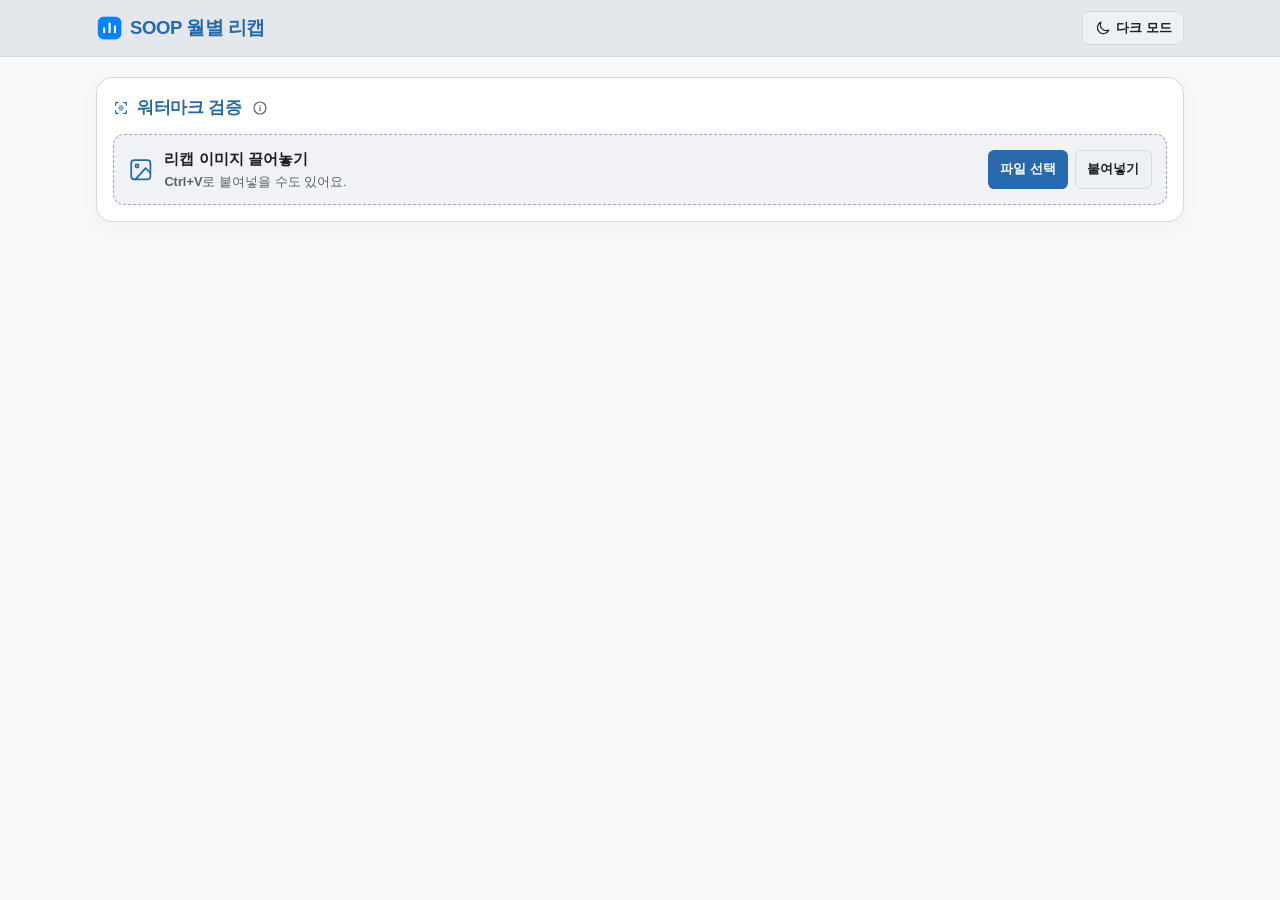
<file: watermark/index.html>
<!doctype html>
<html lang="ko">
<head>
  <meta charset="utf-8">
  <meta name="viewport" content="width=device-width, initial-scale=1">
  <title>SOOP 월별 리캡 · 워터마크 검증</title>
  <link rel="icon" type="image/png" href="[data-uri]">
  <script>
    {
      let theme;
      try { theme = localStorage.getItem("soop-recap-watermark-theme"); } catch {}
      document.documentElement.dataset.recapTheme = theme === "dark" || theme === "light" ? theme :
        (matchMedia("(prefers-color-scheme: dark)").matches ? "dark" : "light");
    }
  </script>
  <style>
    :root {
      color-scheme: dark;
      font-family: "Pretendard Variable", Pretendard, "Noto Sans KR", "Apple SD Gothic Neo", "Malgun Gothic", "Segoe UI", sans-serif;
      font-size: 16px;
      line-height: 1.45;
      --page: #1f1f23;
      --header: #1f1f23;
      --panel: #121215;
      --inset: #1c1c21;
      --row: #2e2e33;
      --hover: #343a44;
      --text: #efeff1;
      --muted: #a8afb9;
      --border: #34343c;
      --outline: #515e6d;
      --accent: #5dade2;
      --brand: #88bdf2;
      --blue: #2669ac;
      --blue-hover: #205b96;
      --accent-soft: #213448;
      --card-marker: #d9c6fb;
      --card-marker-soft: #35294c;
      --shadow: 0 4px 20px #0002;
      background: var(--page);
      color: var(--text);
    }
    :root[data-recap-theme="light"] {
      color-scheme: light;
      --page: #f8f9fa;
      --header: #e4e7eb;
      --panel: #fff;
      --inset: #f0f2f5;
      --row: #edf1f6;
      --hover: #e0e9f3;
      --text: #1c1e21;
      --muted: #58616c;
      --border: #d5dae0;
      --outline: #95a7ba;
      --accent: #28699f;
      --brand: #2669ac;
      --accent-soft: #dcebf8;
      --card-marker: #583882;
      --card-marker-soft: #eee5fb;
      --shadow: 0 4px 20px #232b3e0b;
    }
    * { box-sizing: border-box; }
    body { margin: 0; }
    [hidden] { display: none !important; }
    .shell { width: min(100% - 3rem, 68rem); margin-inline: auto; }
    .recap-header { background: var(--header); border-bottom: 1px solid var(--border); }
    .recap-header .shell {
      min-height: 3.5rem;
      display: flex;
      align-items: center;
      justify-content: space-between;
      gap: .75rem;
    }
    .brand {
      display: inline-flex;
      align-items: center;
      gap: .45rem;
      color: var(--brand);
      font-size: 1.16rem;
      font-weight: 780;
      letter-spacing: -.025em;
    }
    .brand img { display: block; width: 1.68rem; height: 1.68rem; }
    main { padding-block: 1.25rem 2rem; }
    .panel {
      min-width: 0;
      padding: 1rem;
      border: 1px solid var(--border);
      border-radius: 1rem;
      background: var(--panel);
      box-shadow: var(--shadow);
    }
    .section-title {
      display: flex;
      align-items: center;
      gap: .5rem;
      margin: 0 0 .75rem;
      color: var(--accent);
      font-size: .95rem;
      font-weight: 800;
      letter-spacing: -.02em;
    }
    #drop-title { font-size: 1.06rem; }
    .verification-title {
      position: relative;
      display: flex;
      align-items: center;
      gap: .3rem;
      margin-bottom: .75rem;
    }
    .verification-title .section-title { margin: 0; }
    #version-help { flex: 0 0 auto; }
    #version-info {
      width: 1.75rem;
      min-height: 1.75rem;
      padding: 0;
      border: 0;
      border-radius: .4rem;
      background: transparent;
      color: var(--muted);
    }
    #version-info:hover, #version-info:focus-visible {
      background: var(--hover);
      color: var(--accent);
    }
    .reader-tooltip {
      position: fixed; z-index: 10; width: max-content; overflow: auto;
      padding: .5rem .65rem; border: 1px solid var(--border); border-radius: .45rem;
      background: var(--row); color: var(--text); box-shadow: var(--shadow);
      font-size: .8rem; line-height: 1.45; overflow-wrap: anywhere;
    }
    .icon { flex: 0 0 auto; width: 1rem; height: 1rem; }
    .upload-zone {
      display: flex;
      align-items: center;
      justify-content: space-between;
      gap: .85rem 1rem;
      padding: .8rem .9rem;
      border: 1px dashed var(--outline);
      border-radius: .7rem;
      background: var(--inset);
    }
    #drop[data-dragging] .upload-zone { border-color: var(--accent); background: var(--accent-soft); }
    .upload-copy { display: flex; align-items: center; gap: .65rem; }
    .upload-copy > .icon { width: 1.6rem; height: 1.6rem; color: var(--accent); }
    .upload-copy p { margin: 0; }
    .upload-label { font-size: .95rem; font-weight: 720; }
    .upload-copy .upload-hint { margin-top: .16rem; color: var(--muted); font-size: .8rem; }
    kbd { font: inherit; font-weight: 680; }
    .input-actions { display: flex; flex-wrap: wrap; gap: .45rem; }
    button {
      display: inline-flex;
      align-items: center;
      justify-content: center;
      gap: .35rem;
      min-height: 2.45rem;
      padding: .36rem .7rem;
      border: 1px solid var(--border);
      border-radius: .4rem;
      background: var(--row);
      color: var(--text);
      font: inherit;
      font-size: .8rem;
      font-weight: 680;
      cursor: pointer;
    }
    button:hover { background: var(--hover); }
    button:focus-visible { outline: 2px solid var(--accent); outline-offset: 3px; }
    button:disabled { opacity: .6; cursor: wait; }
    #choose { border-color: transparent; background: var(--blue); color: #fff; }
    #choose:hover { background: var(--blue-hover); }
    #theme-toggle { min-height: 2.1rem; white-space: nowrap; }
    #theme-toggle[aria-pressed="true"] { color: var(--accent); background: var(--accent-soft); }
    #status { margin: .55rem 0 0; color: var(--muted); font-size: .83rem; overflow-wrap: anywhere; }
    #status:empty { margin: 0; }
    #status[data-state="found"] { color: var(--accent); }
    #scan-progress { margin-top: .65rem; }
    .scan-heading {
      display: flex;
      flex-wrap: wrap;
      align-items: baseline;
      justify-content: space-between;
      gap: .15rem .6rem;
    }
    #scan-stage { margin: 0; font-size: .85rem; font-weight: 680; }
    #scan-elapsed, #scan-detail { color: var(--muted); font-size: .78rem; }
    #scan-elapsed { font-variant-numeric: tabular-nums; white-space: nowrap; }
    .scan-track {
      overflow: hidden;
      height: .25rem;
      margin-top: .35rem;
      border-radius: 1rem;
      background: var(--row);
    }
    .scan-track span {
      display: block;
      width: 33%;
      height: 100%;
      border-radius: inherit;
      background: var(--accent);
      animation: scan-sweep 1.6s ease-in-out infinite;
    }
    #scan-detail { margin-top: .3rem; }
    @keyframes scan-sweep {
      from { transform: translateX(-100%); }
      to { transform: translateX(303%); }
    }
    @media (prefers-reduced-motion: reduce) {
      .scan-track span { animation: none; }
    }
    #review {
      display: grid;
      grid-template-columns: minmax(0, 1.45fr) minmax(18.5rem, 1fr);
      align-items: start;
      gap: .8rem;
      margin-top: .8rem;
    }
    #review:has(#result[hidden]) { grid-template-columns: minmax(0, 1fr); }
    .preview-panel { margin: 0; }
    #shot { position: relative; overflow: hidden; border-radius: .65rem; background: var(--inset); }
    #preview-image { display: block; width: 100%; height: auto; }
    #review:has(#result[hidden]) #shot { max-width: 38rem; }
    .region {
      position: absolute;
      display: grid;
      place-items: start;
      border: 1px solid #88c7f1;
      border-radius: .22rem;
      box-shadow: inset 0 0 0 1px #10131a70;
      pointer-events: none;
    }
    .candidate { position: absolute; border: 1px dashed #f5bd62; border-radius: .22rem; pointer-events: none; }
    .number {
      display: inline-grid;
      place-items: center;
      min-width: 1.65rem;
      padding-inline: .2rem;
      border-radius: .25rem;
      background: var(--accent-soft);
      color: var(--accent);
      font-size: .75rem;
      line-height: 1.35rem;
      font-weight: 760;
      font-variant-numeric: tabular-nums;
    }
    .region .number { background: #2669ac; color: #fff; }
    .number[data-layout="card"] { background: var(--card-marker-soft); color: var(--card-marker); }
    .region[data-layout="card"] { border-color: #c6acf4; }
    .region .number[data-layout="card"] { background: #624291; color: #fff; }
    .metadata {
      display: flex;
      flex-wrap: wrap;
      align-items: baseline;
      gap: .28rem .9rem;
      margin: 0;
      font-size: .8rem;
    }
    .metadata:empty { display: none; }
    .metadata div { display: flex; flex-wrap: wrap; gap: 0 .36rem; min-width: 0; }
    .metadata dt { color: var(--muted); font-weight: 450; }
    .metadata dd { margin: 0; font-weight: 680; font-variant-numeric: tabular-nums; overflow-wrap: anywhere; }
    #shared {
      padding: .55rem .66rem;
      border: 1px solid var(--border);
      border-radius: .55rem;
      background: var(--inset);
    }
    #records { width: 100%; border-spacing: 0 .25rem; font-size: .87rem; text-align: left; }
    #records :is(th, td) { padding: .28rem .52rem; }
    #records thead th { color: var(--muted); font-size: .76rem; font-weight: 660; white-space: nowrap; }
    #records td { background: var(--row); }
    #records td:first-child { border-radius: .4rem 0 0 .4rem; }
    #records td:last-child { border-radius: 0 .4rem .4rem 0; }
    #records .group :is(th, td) { border: 1px solid var(--border); border-radius: .42rem; background: var(--inset); }
    #records .record-group-heading th {
      padding: .32rem .52rem .12rem;
      border: 0;
      background: none;
      color: var(--accent);
      font-size: .83rem;
      font-weight: 760;
    }
    #records tbody + tbody .record-group-heading th { padding-top: .7rem; }
    #records tbody[data-layout="card"] .record-group-heading th { color: var(--card-marker); }
    .record-group-count { margin-inline-start: .44rem; color: var(--muted); font-size: .75rem; font-weight: 560; }
    .correction-badge {
      position: relative; display: inline-block; vertical-align: .06em; margin-inline-start: .4em;
      padding: .1em .36em; border-radius: .25rem; background: var(--inset); color: var(--muted);
      font-size: .7rem; font-weight: 600; line-height: 1.3; white-space: nowrap; cursor: help;
    }
    .correction-badge:is(:hover, :focus-visible) { color: var(--accent); }
    .correction-badge:focus-visible { outline: 2px solid currentColor; outline-offset: 2px; }
    .region-column { width: 1%; }
    .streamer { font-weight: 660; overflow-wrap: anywhere; }
    #records .duration { width: 1%; text-align: right; white-space: nowrap; font-variant-numeric: tabular-nums; }
    #records td.duration { color: var(--accent); font-weight: 720; }
    @media (max-width: 46rem) {
      .shell { width: calc(100% - 1.5rem); }
      .recap-header .shell { min-height: 3.2rem; }
      main { padding-top: .75rem; }
      #review { grid-template-columns: minmax(0, 1fr); }
      #result { order: -1; }
    }
    @media (max-width: 31rem) {
      .brand { font-size: 1rem; }
      .panel { padding: .8rem; }
      .upload-zone { align-items: stretch; flex-direction: column; }
      .input-actions > button { flex: 1 1 auto; }
    }
  </style>
</head>
<body>
  <header class="recap-header">
    <div class="shell">
      <span class="brand"><img src="[data-uri]" width="27" height="27" alt="">SOOP 월별 리캡</span>
      <button id="theme-toggle" type="button" aria-pressed="false">
        <svg class="icon" viewBox="0 0 24 24" fill="none" stroke="currentColor" stroke-width="1.8" stroke-linecap="round" stroke-linejoin="round" aria-hidden="true"><path d="M20.8 15.1A9 9 0 0 1 8.9 3.2 9 9 0 1 0 20.8 15.1Z"/></svg>
        다크 모드
      </button>
    </div>
  </header>
  <main class="shell">
    <section id="drop" class="panel" aria-labelledby="drop-title">
      <div class="verification-title">
        <h1 id="drop-title" class="section-title">
          <svg class="icon" viewBox="0 0 24 24" fill="none" stroke="currentColor" stroke-width="1.8" stroke-linecap="round" stroke-linejoin="round" aria-hidden="true"><path d="M8 4H4v4m12-4h4v4m0 8v4h-4M4 16v4h4m0-8h8m-6-3h4m-4 6h4"/></svg>
          워터마크 검증
        </h1>
        <div id="version-help">
          <button id="version-info" type="button" aria-label="워터마크 적용 버전" aria-describedby="version-tooltip">
            <svg class="icon" viewBox="0 0 24 24" fill="none" stroke="currentColor" stroke-width="1.8" stroke-linecap="round" aria-hidden="true"><circle cx="12" cy="12" r="9"/><path d="M12 11v5m0-8h.01"/></svg>
          </button>

        </div>
      </div>
      <div class="upload-zone">
        <div class="upload-copy">
          <svg class="icon" viewBox="0 0 24 24" fill="none" stroke="currentColor" stroke-width="1.6" stroke-linecap="round" stroke-linejoin="round" aria-hidden="true"><rect x="3" y="3" width="18" height="18" rx="3"/><circle cx="8.5" cy="8.5" r="1.5"/><path d="m21 15-4.5-4.5L7 21"/></svg>
          <div>
            <p class="upload-label">리캡 이미지 끌어놓기</p>
            <p class="upload-hint"><kbd>Ctrl+V</kbd>로 붙여넣을 수도 있어요.</p>
          </div>
        </div>
        <input id="file" type="file" accept="image/*" hidden>
        <div class="input-actions">
          <button id="choose" type="button">파일 선택</button>
          <button id="paste" type="button">붙여넣기</button>
        </div>
      </div>
      <div id="scan-progress" hidden>
        <div class="scan-heading">
          <p id="scan-stage" role="status"></p>
          <span id="scan-elapsed" aria-hidden="true"></span>
        </div>
        <div class="scan-track" role="progressbar" aria-label="워터마크 판독 진행 상태">
          <span aria-hidden="true"></span>
        </div>
        <div id="scan-detail" hidden></div>
      </div>
      <p id="status" role="status"></p>
    </section>
    <section id="review" hidden aria-label="워터마크 검증 결과">
      <figure class="panel preview-panel">
        <figcaption class="section-title">캡처 이미지</figcaption>
        <div id="shot"><canvas id="preview-image" aria-label="워터마크가 읽힌 영역을 표시한 캡처 이미지"></canvas></div>
      </figure>
      <section id="result" class="panel" aria-labelledby="result-title" hidden>
        <h2 id="result-title" class="section-title">읽힌 정보</h2>
        <dl id="shared" class="metadata"></dl>
        <table id="records" aria-label="영역별 워터마크 정보">
          <thead>
            <tr>
              <th class="region-column" scope="col">영역 번호</th>
              <th scope="col">스트리머</th>
              <th class="duration" scope="col">시청 시간</th>
            </tr>
          </thead>
        </table>
      </section>
    </section>
  </main>
  <span id="version-tooltip" class="reader-tooltip" role="tooltip" hidden>확장 프로그램 1.7.4(2026.11.27) 이상에서 캡처한 리캡에만 워터마크가 들어갑니다.</span>
  <span id="correction-tooltip" class="reader-tooltip" role="tooltip" hidden>워터마크를 읽을 때 일부 신호에 오류가 있어 복원했습니다.</span>
  <script id="watermark-decoder">
    "use strict";

    const watermarkModels = {"card":{"pairs":[[[0.036458333333333336,0.0763888888888889],[0.036458333333333336,-0.0763888888888889]],[[0.09375,-0.05555555555555555],[0.09375,0.05555555555555555]],[[0.046875,0.125],[0.046875,-0.125]],[[0.057291666666666664,0.1388888888888889],[0.057291666666666664,-0.1388888888888889]],[[0.13020833333333334,-0.0763888888888889],[0.13020833333333334,0.0763888888888889]],[[0.11458333333333333,0.0625],[0.11458333333333333,-0.0625]],[[0.109375,0.08333333333333333],[0.057291666666666664,-0.125]],[[0.078125,0.08333333333333333],[0.078125,-0.08333333333333333]],[[0.06770833333333333,0.0763888888888889],[0.06770833333333333,-0.0763888888888889]],[[0.041666666666666664,-0.027777777777777776],[0.041666666666666664,0.027777777777777776]],[[0.109375,-0.04861111111111111],[0.109375,0.04861111111111111]],[[0.015625,0.0625],[0.015625,-0.0625]],[[0.020833333333333332,0.041666666666666664],[0.041666666666666664,-0.020833333333333332]],[[0.046875,0.10416666666666667],[0.046875,-0.10416666666666667]],[[0.125,0.0625],[0.0625,0.125]],[[0.0625,-0.10416666666666667],[0.10416666666666667,-0.0625]],[[0.057291666666666664,0.05555555555555555],[0.057291666666666664,-0.05555555555555555]],[[0.0625,0.034722222222222224],[0.0625,-0.034722222222222224]],[[0.026041666666666668,0.09722222222222222],[0.026041666666666668,-0.09722222222222222]],[[0.09895833333333333,-0.027777777777777776],[0.09895833333333333,0.027777777777777776]],[[0.041666666666666664,0.06944444444444445],[0.041666666666666664,-0.06944444444444445]],[[0.13541666666666666,-0.020833333333333332],[0.13541666666666666,0.020833333333333332]],[[0.036458333333333336,0.041666666666666664],[0.036458333333333336,-0.041666666666666664]],[[0.13541666666666666,-0.041666666666666664],[0.11458333333333333,-0.08333333333333333]],[[0.11979166666666667,0.04861111111111111],[0.11979166666666667,-0.04861111111111111]],[[0.057291666666666664,0.041666666666666664],[0.06770833333333333,-0.020833333333333332]],[[0.041666666666666664,0.020833333333333332],[0.020833333333333332,-0.041666666666666664]],[[0.08854166666666667,0.04861111111111111],[0.08854166666666667,-0.04861111111111111]],[[0.08854166666666667,-0.06944444444444445],[0.08854166666666667,0.06944444444444445]],[[0.08854166666666667,0.05555555555555555],[0.078125,0.06944444444444445]],[[0.09375,0.041666666666666664],[0.09375,-0.041666666666666664]],[[0.07291666666666667,-0.06944444444444445],[0.07291666666666667,0.06944444444444445]],[[0.08854166666666667,0.041666666666666664],[0.08854166666666667,-0.041666666666666664]],[[0.020833333333333332,-0.04861111111111111],[0.020833333333333332,0.04861111111111111]],[[0.06770833333333333,0.125],[0.140625,-0.020833333333333332]],[[0.015625,-0.09722222222222222],[0.015625,0.09722222222222222]],[[0.052083333333333336,-0.1388888888888889],[0.052083333333333336,0.1388888888888889]],[[0.08333333333333333,-0.013888888888888888],[0.08333333333333333,0.013888888888888888]],[[0.0625,0.06944444444444445],[0.0625,-0.06944444444444445]],[[0.109375,0.020833333333333332],[0.109375,-0.020833333333333332]],[[0.078125,0.125],[0.078125,-0.125]],[[0.052083333333333336,0.10416666666666667],[0.052083333333333336,-0.10416666666666667]],[[0.109375,-0.06944444444444445],[0.109375,0.06944444444444445]],[[0.03125,-0.11805555555555555],[0.03125,0.11805555555555555]],[[0.11979166666666667,-0.0625],[0.11979166666666667,0.0625]],[[0.052083333333333336,0.08333333333333333],[0.052083333333333336,-0.08333333333333333]],[[0.020833333333333332,0.05555555555555555],[0.020833333333333332,-0.05555555555555555]],[[0.10416666666666667,-0.034722222222222224],[0.10416666666666667,0.034722222222222224]],[[0.036458333333333336,-0.0625],[0.036458333333333336,0.0625]],[[0.07291666666666667,-0.05555555555555555],[0.07291666666666667,0.05555555555555555]],[[0.041666666666666664,0.0625],[0.0625,0.041666666666666664]],[[0.057291666666666664,-0.11805555555555555],[0.057291666666666664,0.11805555555555555]],[[0.03125,-0.041666666666666664],[0.03125,0.041666666666666664]],[[0.06770833333333333,-0.027777777777777776],[0.06770833333333333,0.027777777777777776]],[[0.06770833333333333,-0.125],[0.140625,0.020833333333333332]],[[0.09375,-0.1111111111111111],[0.09375,0.1111111111111111]],[[0.041666666666666664,0.034722222222222224],[0.041666666666666664,-0.034722222222222224]],[[0.057291666666666664,-0.0763888888888889],[0.057291666666666664,0.0763888888888889]],[[0.11979166666666667,0.041666666666666664],[0.11979166666666667,-0.041666666666666664]],[[0.041666666666666664,-0.0625],[0.0625,-0.041666666666666664]],[[0.08333333333333333,-0.027777777777777776],[0.08333333333333333,0.027777777777777776]],[[0.041666666666666664,0.08333333333333333],[0.041666666666666664,-0.08333333333333333]],[[0.010416666666666666,-0.0763888888888889],[0.010416666666666666,0.0763888888888889]],[[0.036458333333333336,0.06944444444444445],[0.036458333333333336,-0.06944444444444445]],[[0.078125,-0.0763888888888889],[0.078125,0.0763888888888889]],[[0.052083333333333336,0.034722222222222224],[0.052083333333333336,-0.034722222222222224]],[[0.026041666666666668,-0.034722222222222224],[0.026041666666666668,0.034722222222222224]],[[0.11458333333333333,0.06944444444444445],[0.11458333333333333,-0.06944444444444445]],[[0.052083333333333336,0.041666666666666664],[0.052083333333333336,-0.041666666666666664]],[[0.052083333333333336,0.1111111111111111],[0.052083333333333336,-0.1111111111111111]],[[0.09375,-0.10416666666666667],[0.09375,0.10416666666666667]],[[0.07291666666666667,0.0763888888888889],[0.07291666666666667,-0.0763888888888889]],[[0.052083333333333336,0.0625],[0.052083333333333336,-0.0625]],[[0.015625,-0.04861111111111111],[0.015625,0.04861111111111111]],[[0.057291666666666664,-0.09722222222222222],[0.109375,0.027777777777777776]],[[0.041666666666666664,-0.041666666666666664],[0.041666666666666664,0.041666666666666664]],[[0.03125,-0.125],[0.03125,0.125]],[[0.11458333333333333,-0.020833333333333332],[0.11458333333333333,0.020833333333333332]],[[0.09375,-0.09722222222222222],[0.09375,0.09722222222222222]],[[0.041666666666666664,0.1111111111111111],[0.041666666666666664,-0.1111111111111111]],[[0.11458333333333333,-0.05555555555555555],[0.11458333333333333,0.05555555555555555]],[[0.08333333333333333,0.041666666666666664],[0.08333333333333333,-0.041666666666666664]],[[0.10416666666666667,0.027777777777777776],[0.10416666666666667,-0.027777777777777776]],[[0.026041666666666668,-0.027777777777777776],[0.026041666666666668,0.027777777777777776]],[[0.125,0.04861111111111111],[0.125,-0.04861111111111111]],[[0.03125,-0.1111111111111111],[0.11458333333333333,-0.013888888888888888]],[[0.03125,0.0763888888888889],[0.03125,-0.0763888888888889]],[[0.020833333333333332,-0.10416666666666667],[0.10416666666666667,-0.020833333333333332]],[[0.03125,0.1388888888888889],[0.03125,-0.1388888888888889]],[[0.13541666666666666,0.034722222222222224],[0.13541666666666666,-0.034722222222222224]],[[0.046875,0.027777777777777776],[0.046875,-0.027777777777777776]],[[0.041666666666666664,0.11805555555555555],[0.041666666666666664,-0.11805555555555555]],[[0.078125,0.11805555555555555],[0.078125,-0.11805555555555555]],[[0.10416666666666667,0.013888888888888888],[0.10416666666666667,-0.013888888888888888]],[[0.140625,-0.05555555555555555],[0.140625,0.05555555555555555]],[[0.020833333333333332,-0.1111111111111111],[0.020833333333333332,0.1111111111111111]],[[0.052083333333333336,0.04861111111111111],[0.052083333333333336,-0.04861111111111111]],[[0.041666666666666664,0.1388888888888889],[0.041666666666666664,-0.1388888888888889]],[[0.13541666666666666,-0.0625],[0.13541666666666666,0.0625]],[[0.09375,-0.020833333333333332],[0.09375,0.020833333333333332]],[[0.10416666666666667,0.0763888888888889],[0.10416666666666667,-0.0763888888888889]],[[0.03125,-0.0625],[0.03125,0.0625]],[[0.010416666666666666,0.14583333333333334],[0.010416666666666666,-0.14583333333333334]],[[0.08333333333333333,-0.0763888888888889],[0.08333333333333333,0.0763888888888889]],[[0.03125,-0.09722222222222222],[0.03125,0.09722222222222222]],[[0.026041666666666668,-0.1388888888888889],[0.140625,0.013888888888888888]],[[0.010416666666666666,-0.0625],[0.010416666666666666,0.0625]],[[0.07291666666666667,-0.1111111111111111],[0.07291666666666667,0.1111111111111111]],[[0.010416666666666666,0.1388888888888889],[0.010416666666666666,-0.1388888888888889]],[[0.057291666666666664,0.013888888888888888],[0.057291666666666664,-0.013888888888888888]],[[0.036458333333333336,-0.08333333333333333],[0.036458333333333336,0.08333333333333333]],[[0.036458333333333336,0.09722222222222222],[0.036458333333333336,-0.09722222222222222]],[[0.0625,0.0625],[0.0625,-0.0625]],[[0.125,0.06944444444444445],[0.125,-0.06944444444444445]],[[0.08333333333333333,0.0625],[0.08333333333333333,-0.0625]],[[0.109375,0.0763888888888889],[0.109375,-0.0763888888888889]],[[0.09375,0.11805555555555555],[0.09375,-0.11805555555555555]],[[0.09895833333333333,-0.034722222222222224],[0.09895833333333333,0.034722222222222224]],[[0.057291666666666664,0.125],[0.109375,-0.08333333333333333]],[[0.052083333333333336,0.05555555555555555],[0.052083333333333336,-0.05555555555555555]],[[0.14583333333333334,0.041666666666666664],[0.041666666666666664,-0.14583333333333334]],[[0.08333333333333333,-0.020833333333333332],[0.020833333333333332,-0.08333333333333333]],[[0.13541666666666666,0.013888888888888888],[0.13541666666666666,-0.013888888888888888]],[[0.046875,-0.0763888888888889],[0.046875,0.0763888888888889]],[[0.026041666666666668,0.0625],[0.026041666666666668,-0.0625]],[[0.07291666666666667,-0.09722222222222222],[0.07291666666666667,0.09722222222222222]],[[0.109375,-0.0625],[0.109375,0.0625]],[[0.057291666666666664,-0.06944444444444445],[0.057291666666666664,0.06944444444444445]],[[0.109375,-0.05555555555555555],[0.109375,0.05555555555555555]],[[0.11458333333333333,0.08333333333333333],[0.13541666666666666,0.041666666666666664]],[[0.010416666666666666,0.13194444444444445],[0.010416666666666666,-0.13194444444444445]],[[0.08333333333333333,0.11805555555555555],[0.08333333333333333,-0.11805555555555555]],[[0.046875,0.11805555555555555],[0.046875,-0.11805555555555555]],[[0.03125,0.14583333333333334],[0.03125,-0.14583333333333334]],[[0.08854166666666667,-0.0763888888888889],[0.08854166666666667,0.0763888888888889]],[[0.057291666666666664,-0.020833333333333332],[0.057291666666666664,0.020833333333333332]],[[0.06770833333333333,-0.11805555555555555],[0.06770833333333333,0.11805555555555555]],[[0.11979166666666667,0.08333333333333333],[0.11979166666666667,-0.08333333333333333]],[[0.026041666666666668,-0.06944444444444445],[0.026041666666666668,0.06944444444444445]],[[0.09375,0.013888888888888888],[0.09375,-0.013888888888888888]],[[0.020833333333333332,0.10416666666666667],[0.10416666666666667,0.020833333333333332]],[[0.125,0.08333333333333333],[0.125,-0.08333333333333333]],[[0.052083333333333336,-0.013888888888888888],[0.052083333333333336,0.013888888888888888]],[[0.07291666666666667,0.08333333333333333],[0.07291666666666667,-0.08333333333333333]],[[0.046875,-0.04861111111111111],[0.046875,0.04861111111111111]],[[0.08854166666666667,-0.08333333333333333],[0.08854166666666667,0.08333333333333333]],[[0.026041666666666668,0.04861111111111111],[0.026041666666666668,-0.04861111111111111]],[[0.140625,0.027777777777777776],[0.140625,-0.027777777777777776]],[[0.057291666666666664,-0.13194444444444445],[0.057291666666666664,0.13194444444444445]],[[0.015625,-0.1388888888888889],[0.015625,0.1388888888888889]],[[0.09375,0.04861111111111111],[0.09375,-0.04861111111111111]],[[0.046875,0.09722222222222222],[0.046875,-0.09722222222222222]],[[0.041666666666666664,0.04861111111111111],[0.0625,-0.013888888888888888]],[[0.10416666666666667,-0.05555555555555555],[0.10416666666666667,0.05555555555555555]],[[0.026041666666666668,-0.05555555555555555],[0.026041666666666668,0.05555555555555555]],[[0.026041666666666668,-0.10416666666666667],[0.026041666666666668,0.10416666666666667]],[[0.026041666666666668,0.125],[0.026041666666666668,-0.125]],[[0.08854166666666667,-0.0625],[0.08854166666666667,0.0625]],[[0.07291666666666667,0.13194444444444445],[0.07291666666666667,-0.13194444444444445]],[[0.0625,0.027777777777777776],[0.0625,-0.027777777777777776]],[[0.08333333333333333,-0.1111111111111111],[0.08333333333333333,0.1111111111111111]],[[0.046875,-0.1388888888888889],[0.046875,0.1388888888888889]],[[0.03125,-0.06944444444444445],[0.03125,0.06944444444444445]],[[0.057291666666666664,0.08333333333333333],[0.09895833333333333,-0.020833333333333332]],[[0.026041666666666668,0.09027777777777778],[0.026041666666666668,-0.09027777777777778]],[[0.125,-0.0625],[0.0625,-0.125]],[[0.020833333333333332,0.1388888888888889],[0.020833333333333332,-0.1388888888888889]],[[0.125,0.05555555555555555],[0.125,-0.05555555555555555]],[[0.11458333333333333,0.0763888888888889],[0.11458333333333333,-0.0763888888888889]],[[0.046875,-0.034722222222222224],[0.046875,0.034722222222222224]],[[0.041666666666666664,-0.09027777777777778],[0.041666666666666664,0.09027777777777778]],[[0.078125,0.1111111111111111],[0.078125,-0.1111111111111111]],[[0.06770833333333333,-0.04861111111111111],[0.06770833333333333,0.04861111111111111]],[[0.11979166666666667,0.020833333333333332],[0.11979166666666667,-0.020833333333333332]],[[0.07291666666666667,0.11805555555555555],[0.07291666666666667,-0.11805555555555555]],[[0.08333333333333333,-0.09027777777777778],[0.08333333333333333,0.09027777777777778]],[[0.036458333333333336,-0.10416666666666667],[0.036458333333333336,0.10416666666666667]],[[0.015625,0.1111111111111111],[0.015625,-0.1111111111111111]],[[0.07291666666666667,0.125],[0.07291666666666667,-0.125]],[[0.09895833333333333,-0.09722222222222222],[0.09895833333333333,0.09722222222222222]],[[0.078125,0.034722222222222224],[0.078125,-0.034722222222222224]],[[0.07291666666666667,0.013888888888888888],[0.07291666666666667,-0.013888888888888888]],[[0.08333333333333333,-0.125],[0.08333333333333333,0.125]],[[0.036458333333333336,0.013888888888888888],[0.036458333333333336,-0.013888888888888888]],[[0.09375,-0.09027777777777778],[0.09375,0.09027777777777778]],[[0.052083333333333336,0.09722222222222222],[0.052083333333333336,-0.09722222222222222]],[[0.11979166666666667,0.09027777777777778],[0.11979166666666667,-0.09027777777777778]],[[0.13020833333333334,0.020833333333333332],[0.13020833333333334,-0.020833333333333332]],[[0.09895833333333333,0.0625],[0.09895833333333333,-0.0625]],[[0.09895833333333333,0.09027777777777778],[0.09895833333333333,-0.09027777777777778]],[[0.020833333333333332,0.08333333333333333],[0.08333333333333333,0.020833333333333332]],[[0.125,0.027777777777777776],[0.125,-0.027777777777777776]],[[0.13020833333333334,0.013888888888888888],[0.13020833333333334,-0.013888888888888888]],[[0.14583333333333334,-0.027777777777777776],[0.14583333333333334,0.027777777777777776]],[[0.08854166666666667,-0.05555555555555555],[0.078125,-0.06944444444444445]],[[0.052083333333333336,0.027777777777777776],[0.052083333333333336,-0.027777777777777776]],[[0.020833333333333332,-0.11805555555555555],[0.020833333333333332,0.11805555555555555]],[[0.140625,-0.034722222222222224],[0.140625,0.034722222222222224]],[[0.03125,-0.04861111111111111],[0.03125,0.04861111111111111]],[[0.03125,0.020833333333333332],[0.03125,-0.020833333333333332]],[[0.06770833333333333,0.10416666666666667],[0.06770833333333333,-0.10416666666666667]],[[0.0625,0.13194444444444445],[0.0625,-0.13194444444444445]],[[0.010416666666666666,0.09722222222222222],[0.010416666666666666,-0.09722222222222222]],[[0.057291666666666664,0.04861111111111111],[0.057291666666666664,-0.04861111111111111]],[[0.036458333333333336,-0.020833333333333332],[0.036458333333333336,0.020833333333333332]],[[0.041666666666666664,0.05555555555555555],[0.041666666666666664,-0.05555555555555555]],[[0.046875,0.1111111111111111],[0.046875,-0.1111111111111111]],[[0.08854166666666667,0.020833333333333332],[0.08854166666666667,-0.020833333333333332]],[[0.09895833333333333,0.04861111111111111],[0.09895833333333333,-0.04861111111111111]],[[0.109375,-0.013888888888888888],[0.109375,0.013888888888888888]],[[0.10416666666666667,0.04861111111111111],[0.10416666666666667,-0.04861111111111111]],[[0.08854166666666667,-0.09722222222222222],[0.08854166666666667,0.09722222222222222]],[[0.13020833333333334,-0.06944444444444445],[0.13020833333333334,0.06944444444444445]],[[0.08333333333333333,-0.04861111111111111],[0.08333333333333333,0.04861111111111111]],[[0.015625,0.06944444444444445],[0.015625,-0.06944444444444445]],[[0.078125,0.013888888888888888],[0.078125,-0.013888888888888888]],[[0.125,-0.034722222222222224],[0.125,0.034722222222222224]],[[0.015625,0.11805555555555555],[0.015625,-0.11805555555555555]],[[0.010416666666666666,-0.09027777777777778],[0.010416666666666666,0.09027777777777778]],[[0.140625,-0.041666666666666664],[0.140625,0.041666666666666664]],[[0.06770833333333333,-0.041666666666666664],[0.06770833333333333,0.041666666666666664]],[[0.109375,0.09722222222222222],[0.109375,-0.09722222222222222]],[[0.11458333333333333,-0.027777777777777776],[0.11458333333333333,0.027777777777777776]],[[0.03125,0.13194444444444445],[0.03125,-0.13194444444444445]],[[0.0625,-0.04861111111111111],[0.0625,0.04861111111111111]],[[0.041666666666666664,-0.09722222222222222],[0.041666666666666664,0.09722222222222222]],[[0.057291666666666664,-0.10416666666666667],[0.057291666666666664,0.10416666666666667]],[[0.052083333333333336,-0.020833333333333332],[0.052083333333333336,0.020833333333333332]],[[0.046875,-0.06944444444444445],[0.046875,0.06944444444444445]],[[0.0625,0.05555555555555555],[0.0625,-0.05555555555555555]],[[0.026041666666666668,0.1111111111111111],[0.026041666666666668,-0.1111111111111111]],[[0.036458333333333336,-0.04861111111111111],[0.036458333333333336,0.04861111111111111]],[[0.07291666666666667,0.0625],[0.07291666666666667,-0.0625]],[[0.057291666666666664,-0.1111111111111111],[0.057291666666666664,0.1111111111111111]],[[0.026041666666666668,-0.14583333333333334],[0.026041666666666668,0.14583333333333334]],[[0.046875,0.041666666666666664],[0.046875,-0.041666666666666664]],[[0.020833333333333332,-0.125],[0.125,-0.020833333333333332]],[[0.026041666666666668,0.0763888888888889],[0.026041666666666668,-0.0763888888888889]],[[0.057291666666666664,-0.041666666666666664],[0.06770833333333333,0.020833333333333332]],[[0.08333333333333333,-0.05555555555555555],[0.08333333333333333,0.05555555555555555]],[[0.015625,0.08333333333333333],[0.057291666666666664,0.0625]],[[0.06770833333333333,-0.06944444444444445],[0.06770833333333333,0.06944444444444445]],[[0.015625,0.14583333333333334],[0.015625,-0.14583333333333334]],[[0.13020833333333334,-0.0625],[0.13020833333333334,0.0625]],[[0.036458333333333336,-0.14583333333333334],[0.036458333333333336,0.14583333333333334]],[[0.06770833333333333,-0.08333333333333333],[0.09895833333333333,0.041666666666666664]],[[0.046875,0.05555555555555555],[0.046875,-0.05555555555555555]],[[0.078125,0.05555555555555555],[0.078125,-0.05555555555555555]],[[0.078125,-0.041666666666666664],[0.078125,0.041666666666666664]],[[0.036458333333333336,0.1111111111111111],[0.036458333333333336,-0.1111111111111111]],[[0.09375,-0.06944444444444445],[0.09375,0.06944444444444445]],[[0.13020833333333334,0.05555555555555555],[0.13020833333333334,-0.05555555555555555]],[[0.046875,-0.020833333333333332],[0.046875,0.020833333333333332]],[[0.03125,-0.05555555555555555],[0.03125,0.05555555555555555]],[[0.020833333333333332,-0.14583333333333334],[0.020833333333333332,0.14583333333333334]],[[0.09375,-0.0763888888888889],[0.09375,0.0763888888888889]],[[0.046875,0.09027777777777778],[0.046875,-0.09027777777777778]],[[0.046875,-0.0625],[0.046875,0.0625]],[[0.057291666666666664,0.09722222222222222],[0.06770833333333333,-0.09027777777777778]],[[0.08854166666666667,-0.10416666666666667],[0.08854166666666667,0.10416666666666667]],[[0.010416666666666666,0.11805555555555555],[0.010416666666666666,-0.11805555555555555]],[[0.125,0.041666666666666664],[0.125,-0.041666666666666664]],[[0.109375,-0.034722222222222224],[0.109375,0.034722222222222224]],[[0.06770833333333333,0.08333333333333333],[0.09895833333333333,-0.041666666666666664]],[[0.0625,0.11805555555555555],[0.020833333333333332,0.13194444444444445]],[[0.08854166666666667,-0.013888888888888888],[0.08854166666666667,0.013888888888888888]],[[0.0625,-0.08333333333333333],[0.0625,0.08333333333333333]],[[0.13541666666666666,0.05555555555555555],[0.13541666666666666,-0.05555555555555555]],[[0.010416666666666666,0.05555555555555555],[0.010416666666666666,-0.05555555555555555]],[[0.10416666666666667,-0.09027777777777778],[0.10416666666666667,0.09027777777777778]],[[0.078125,0.09722222222222222],[0.078125,-0.09722222222222222]],[[0.09895833333333333,-0.013888888888888888],[0.09895833333333333,0.013888888888888888]],[[0.0625,0.0763888888888889],[0.0625,-0.0763888888888889]],[[0.03125,0.034722222222222224],[0.03125,-0.034722222222222224]],[[0.11979166666666667,0.0763888888888889],[0.11979166666666667,-0.0763888888888889]],[[0.13020833333333334,0.034722222222222224],[0.13020833333333334,-0.034722222222222224]],[[0.10416666666666667,-0.10416666666666667],[0.14583333333333334,-0.020833333333333332]],[[0.052083333333333336,-0.11805555555555555],[0.052083333333333336,0.11805555555555555]],[[0.026041666666666668,-0.08333333333333333],[0.026041666666666668,0.08333333333333333]],[[0.0625,-0.09027777777777778],[0.0625,0.09027777777777778]],[[0.020833333333333332,-0.034722222222222224],[0.020833333333333332,0.034722222222222224]],[[0.078125,0.0625],[0.078125,-0.0625]],[[0.036458333333333336,0.125],[0.036458333333333336,-0.125]],[[0.041666666666666664,-0.10416666666666667],[0.041666666666666664,0.10416666666666667]],[[0.020833333333333332,0.09722222222222222],[0.020833333333333332,-0.09722222222222222]],[[0.11458333333333333,-0.041666666666666664],[0.11458333333333333,0.041666666666666664]],[[0.015625,-0.09027777777777778],[0.015625,0.09027777777777778]],[[0.046875,-0.013888888888888888],[0.046875,0.013888888888888888]],[[0.06770833333333333,-0.1111111111111111],[0.06770833333333333,0.1111111111111111]],[[0.03125,0.10416666666666667],[0.03125,-0.10416666666666667]],[[0.11458333333333333,0.034722222222222224],[0.11458333333333333,-0.034722222222222224]],[[0.140625,-0.013888888888888888],[0.026041666666666668,0.1388888888888889]],[[0.06770833333333333,-0.09722222222222222],[0.06770833333333333,0.09722222222222222]],[[0.08854166666666667,0.11805555555555555],[0.08854166666666667,-0.11805555555555555]],[[0.041666666666666664,0.14583333333333334],[0.14583333333333334,-0.041666666666666664]],[[0.109375,-0.027777777777777776],[0.06770833333333333,0.09027777777777778]],[[0.057291666666666664,0.027777777777777776],[0.057291666666666664,-0.027777777777777776]],[[0.06770833333333333,0.13194444444444445],[0.06770833333333333,-0.13194444444444445]],[[0.11979166666666667,0.013888888888888888],[0.11979166666666667,-0.013888888888888888]],[[0.078125,0.04861111111111111],[0.078125,-0.04861111111111111]],[[0.057291666666666664,-0.08333333333333333],[0.09895833333333333,0.020833333333333332]],[[0.052083333333333336,0.09027777777777778],[0.052083333333333336,-0.09027777777777778]],[[0.010416666666666666,0.041666666666666664],[0.010416666666666666,-0.041666666666666664]],[[0.07291666666666667,0.04861111111111111],[0.07291666666666667,-0.04861111111111111]],[[0.052083333333333336,0.125],[0.052083333333333336,-0.125]],[[0.03125,0.027777777777777776],[0.03125,-0.027777777777777776]],[[0.07291666666666667,0.034722222222222224],[0.07291666666666667,-0.034722222222222224]],[[0.14583333333333334,0.020833333333333332],[0.10416666666666667,0.10416666666666667]],[[0.13020833333333334,-0.04861111111111111],[0.13020833333333334,0.04861111111111111]],[[0.11979166666666667,-0.05555555555555555],[0.11979166666666667,0.05555555555555555]],[[0.13541666666666666,0.027777777777777776],[0.13541666666666666,-0.027777777777777776]],[[0.015625,0.125],[0.015625,-0.125]],[[0.06770833333333333,0.05555555555555555],[0.06770833333333333,-0.05555555555555555]],[[0.13020833333333334,-0.041666666666666664],[0.13020833333333334,0.041666666666666664]],[[0.07291666666666667,0.041666666666666664],[0.07291666666666667,-0.041666666666666664]],[[0.11458333333333333,0.013888888888888888],[0.03125,0.1111111111111111]],[[0.07291666666666667,-0.09027777777777778],[0.07291666666666667,0.09027777777777778]],[[0.015625,-0.0763888888888889],[0.015625,0.0763888888888889]],[[0.036458333333333336,-0.05555555555555555],[0.036458333333333336,0.05555555555555555]],[[0.036458333333333336,0.11805555555555555],[0.036458333333333336,-0.11805555555555555]],[[0.10416666666666667,-0.041666666666666664],[0.10416666666666667,0.041666666666666664]],[[0.10416666666666667,0.08333333333333333],[0.08333333333333333,0.10416666666666667]],[[0.010416666666666666,0.10416666666666667],[0.010416666666666666,-0.10416666666666667]],[[0.08333333333333333,-0.034722222222222224],[0.08333333333333333,0.034722222222222224]],[[0.010416666666666666,-0.06944444444444445],[0.010416666666666666,0.06944444444444445]],[[0.09895833333333333,0.1111111111111111],[0.140625,-0.04861111111111111]],[[0.109375,-0.041666666666666664],[0.109375,0.041666666666666664]],[[0.015625,-0.08333333333333333],[0.057291666666666664,-0.0625]],[[0.078125,0.10416666666666667],[0.078125,-0.10416666666666667]],[[0.13541666666666666,-0.04861111111111111],[0.13541666666666666,0.04861111111111111]],[[0.015625,-0.10416666666666667],[0.015625,0.10416666666666667]],[[0.010416666666666666,-0.125],[0.09375,0.08333333333333333]],[[0.010416666666666666,0.04861111111111111],[0.010416666666666666,-0.04861111111111111]],[[0.036458333333333336,-0.09027777777777778],[0.036458333333333336,0.09027777777777778]],[[0.09895833333333333,-0.10416666666666667],[0.09895833333333333,0.10416666666666667]],[[0.07291666666666667,0.10416666666666667],[0.07291666666666667,-0.10416666666666667]],[[0.09895833333333333,-0.1111111111111111],[0.140625,0.04861111111111111]],[[0.09895833333333333,0.06944444444444445],[0.026041666666666668,-0.11805555555555555]],[[0.078125,-0.09027777777777778],[0.078125,0.09027777777777778]],[[0.036458333333333336,0.13194444444444445],[0.036458333333333336,-0.13194444444444445]],[[0.015625,0.034722222222222224],[0.015625,-0.034722222222222224]],[[0.046875,0.13194444444444445],[0.046875,-0.13194444444444445]],[[0.08333333333333333,-0.09722222222222222],[0.08333333333333333,0.09722222222222222]],[[0.041666666666666664,0.0763888888888889],[0.041666666666666664,-0.0763888888888889]],[[0.11979166666666667,0.06944444444444445],[0.11979166666666667,-0.06944444444444445]],[[0.08854166666666667,-0.1111111111111111],[0.08854166666666667,0.1111111111111111]],[[0.10416666666666667,0.09722222222222222],[0.10416666666666667,-0.09722222222222222]],[[0.15104166666666666,0.013888888888888888],[0.15104166666666666,-0.013888888888888888]],[[0.015625,-0.041666666666666664],[0.015625,0.041666666666666664]],[[0.14583333333333334,-0.034722222222222224],[0.14583333333333334,0.034722222222222224]],[[0.09895833333333333,-0.06944444444444445],[0.026041666666666668,0.11805555555555555]],[[0.125,0.0763888888888889],[0.125,-0.0763888888888889]],[[0.09375,0.027777777777777776],[0.09375,-0.027777777777777776]],[[0.08333333333333333,-0.06944444444444445],[0.08333333333333333,0.06944444444444445]],[[0.11458333333333333,-0.04861111111111111],[0.11458333333333333,0.04861111111111111]],[[0.020833333333333332,-0.13194444444444445],[0.0625,-0.11805555555555555]],[[0.11458333333333333,0.09722222222222222],[0.11458333333333333,-0.09722222222222222]],[[0.052083333333333336,-0.06944444444444445],[0.052083333333333336,0.06944444444444445]],[[0.020833333333333332,0.09027777777777778],[0.020833333333333332,-0.09027777777777778]],[[0.026041666666666668,0.13194444444444445],[0.026041666666666668,-0.13194444444444445]],[[0.057291666666666664,0.09027777777777778],[0.057291666666666664,-0.09027777777777778]],[[0.010416666666666666,0.1111111111111111],[0.010416666666666666,-0.1111111111111111]],[[0.015625,-0.05555555555555555],[0.015625,0.05555555555555555]],[[0.10416666666666667,-0.06944444444444445],[0.10416666666666667,0.06944444444444445]],[[0.11979166666666667,-0.034722222222222224],[0.11979166666666667,0.034722222222222224]],[[0.078125,-0.020833333333333332],[0.078125,0.020833333333333332]],[[0.041666666666666664,0.13194444444444445],[0.041666666666666664,-0.13194444444444445]],[[0.010416666666666666,0.125],[0.09375,-0.08333333333333333]],[[0.14583333333333334,-0.013888888888888888],[0.14583333333333334,0.013888888888888888]],[[0.109375,-0.09027777777777778],[0.109375,0.09027777777777778]],[[0.015625,-0.13194444444444445],[0.015625,0.13194444444444445]],[[0.08854166666666667,-0.09027777777777778],[0.08854166666666667,0.09027777777777778]],[[0.06770833333333333,-0.034722222222222224],[0.06770833333333333,0.034722222222222224]],[[0.020833333333333332,0.0625],[0.020833333333333332,-0.0625]],[[0.08854166666666667,-0.027777777777777776],[0.08854166666666667,0.027777777777777776]],[[0.07291666666666667,-0.027777777777777776],[0.07291666666666667,0.027777777777777776]],[[0.11979166666666667,-0.027777777777777776],[0.11979166666666667,0.027777777777777776]],[[0.010416666666666666,-0.034722222222222224],[0.010416666666666666,0.034722222222222224]],[[0.08854166666666667,-0.034722222222222224],[0.08854166666666667,0.034722222222222224]],[[0.010416666666666666,-0.08333333333333333],[0.010416666666666666,0.08333333333333333]],[[0.020833333333333332,-0.06944444444444445],[0.020833333333333332,0.06944444444444445]],[[0.109375,0.10416666666666667],[0.109375,-0.10416666666666667]],[[0.125,0.013888888888888888],[0.125,-0.013888888888888888]],[[0.041666666666666664,-0.125],[0.041666666666666664,0.125]],[[0.0625,-0.020833333333333332],[0.0625,0.020833333333333332]],[[0.041666666666666664,-0.04861111111111111],[0.0625,0.013888888888888888]],[[0.03125,0.08333333333333333],[0.03125,-0.08333333333333333]],[[0.09375,0.0625],[0.09375,-0.0625]],[[0.026041666666666668,-0.041666666666666664],[0.026041666666666668,0.041666666666666664]],[[0.06770833333333333,-0.0625],[0.06770833333333333,0.0625]],[[0.046875,0.08333333333333333],[0.046875,-0.08333333333333333]]],"taper":0.25,"phaseTurns":[0.569671630859375,0.93695068359375,0.6625823974609375,0.2165374755859375,0.957855224609375,0.844482421875,0.3879241943359375,0.7022552490234375,0.2245635986328125,0.678955078125,0.7386016845703125,0.2197265625,0.4477081298828125,0.0192718505859375,0.827301025390625,0.1843109130859375,0.879150390625,0.5771026611328125,0.6801605224609375,0.7613677978515625,0.572235107421875,0.38568115234375,0.2337493896484375,0.9588623046875,0.5301971435546875,0.9487152099609375,0.8908233642578125,0.21771240234375,0.6739501953125,0.9050750732421875,0.117767333984375,0.8808441162109375,0.1859588623046875,0.955078125,0.00946044921875,0.283538818359375,0.07464599609375,0.0064697265625,0.2905731201171875,0.2072296142578125,0.642974853515625,0.035430908203125,0.9718170166015625,0.96942138671875,0.302734375,0.370208740234375,0.5827789306640625,0.3994903564453125,0.4312286376953125,0.2466278076171875,0.771240234375,0.216461181640625,0.4240570068359375,0.436309814453125,0.5456390380859375,0.1091766357421875,0.3833770751953125,0.7079925537109375,0.524993896484375,0.8325653076171875,0.3713531494140625,0.019134521484375,0.1327972412109375,0.421875,0.6805267333984375,0.5716400146484375,0.2435455322265625,0.024444580078125,0.6513519287109375,0.880645751953125,0.52105712890625,0.958740234375,0.4345703125,0.9779815673828125,0.4311981201171875,0.0580291748046875,0.2490234375,0.078094482421875,0.793212890625,0.8699188232421875,0.7719573974609375,0.2306365966796875,0.66217041015625,0.136566162109375,0.6529541015625,0.3937835693359375,0.79425048828125,0.7779541015625,0.073455810546875,0.57696533203125,0.726104736328125,0.7345428466796875,0.1176910400390625,0.688934326171875,0.3601226806640625,0.2750396728515625,0.42388916015625,0.5296478271484375,0.672210693359375,0.716827392578125,0.9801788330078125,0.374969482421875,0.26025390625,0.0039215087890625,0.446929931640625,0.456634521484375,0.1395263671875,0.0699615478515625,0.2493133544921875,0.9090728759765625,0.154083251953125,0.239288330078125,0.24468994140625,0.45050048828125,0.3016815185546875,0.628692626953125,0.7340545654296875,0.96240234375,0.8709259033203125,0.61181640625,0.1536102294921875,0.7828216552734375,0.6624603271484375,0.758544921875,0.19952392578125,0.059600830078125,0.1010284423828125,0.3359832763671875,0.3933563232421875,0.0590362548828125,0.3458251953125,0.5227508544921875,0.5911865234375,0.3330078125,0.0396575927734375,0.4874267578125,0.3267669677734375,0.0034332275390625,0.8656768798828125,0.6098175048828125,0.328887939453125,0.4110260009765625,0.3499755859375,0.3189239501953125,0.3651885986328125,0.8830413818359375,0.669281005859375,0.60418701171875,0.1571044921875,0.34429931640625,0.386322021484375,0.3400421142578125,0.7006378173828125,0.6313018798828125,0.847198486328125,0.1301422119140625,0.7262725830078125,0.1635284423828125,0.18060302734375,0.9133453369140625,0.733795166015625,0.7693634033203125,0.439300537109375,0.9948272705078125,0.890625,0.469573974609375,0.7669677734375,0.0966949462890625,0.559234619140625,0.4886322021484375,0.5369415283203125,0.38006591796875,0.24517822265625,0.105987548828125,0.4578857421875,0.0345306396484375,0.832305908203125,0.2337188720703125,0.661773681640625,0.4253387451171875,0.3141021728515625,0.75482177734375,0.0098724365234375,0.5087738037109375,0.6855926513671875,0.6410675048828125,0.9817047119140625,0.7802581787109375,0.4242401123046875,0.955078125,0.591461181640625,0.585540771484375,0.0592803955078125,0.3855438232421875,0.0346221923828125,0.476470947265625,0.449249267578125,0.1793060302734375,0.125457763671875,0.881134033203125,0.37896728515625,0.58624267578125,0.502410888671875,0.9420013427734375,0.473297119140625,0.61651611328125,0.688934326171875,0.3493499755859375,0.32452392578125,0.9642486572265625,0.198577880859375,0.60552978515625,0.6050872802734375,0.0789337158203125,0.152496337890625,0.174468994140625,0.8804473876953125,0.6773681640625,0.0929412841796875,0.2294464111328125,0.4982147216796875,0.775146484375,0.3596343994140625,0.181671142578125,0.650543212890625,0.6699676513671875,0.7792205810546875,0.1649322509765625,0.3121337890625,0.79547119140625,0.6496734619140625,0.432952880859375,0.26287841796875,0.40423583984375,0.291717529296875,0.0204010009765625,0.2187042236328125,0.530609130859375,0.4980621337890625,0.597991943359375,0.3162841796875,0.55950927734375,0.2969512939453125,0.931640625,0.8200836181640625,0.8806915283203125,0.370208740234375,0.705718994140625,0.48883056640625,0.3302459716796875,0.0570831298828125,0.030029296875,0.1637420654296875,0.3466796875,0.70587158203125,0.4423675537109375,0.6580657958984375,0.876251220703125,0.3629150390625,0.734710693359375,0.452789306640625,0.0009918212890625,0.6519927978515625,0.84747314453125,0.64508056640625,0.86468505859375,0.2509918212890625,0.081756591796875,0.1280364990234375,0.3917083740234375,0.894439697265625,0.2470703125,0.15081787109375,0.8652191162109375,0.53173828125,0.5803070068359375,0.08197021484375,0.2872467041015625,0.89349365234375,0.547027587890625,0.167144775390625,0.1535186767578125,0.0479583740234375,0.5712432861328125,0.7288360595703125,0.56097412109375,0.5577850341796875,0.35205078125,0.8716583251953125,0.4868621826171875,0.453125,0.0059051513671875,0.9306640625,0.9005584716796875,0.9407806396484375,0.052978515625,0.0197296142578125,0.90203857421875,0.953582763671875,0.4299163818359375,0.7980499267578125,0.561187744140625,0.7935943603515625,0.4866790771484375,0.4024658203125,0.1959381103515625,0.7767333984375,0.3390045166015625,0.1512603759765625,0.4846649169921875,0.0033721923828125,0.2771148681640625,0.4241485595703125,0.30743408203125,0.203338623046875,0.8637542724609375,0.0975494384765625,0.6242828369140625,0.23345947265625,0.990264892578125,0.2017822265625,0.6938934326171875,0.08026123046875,0.6056976318359375,0.8970184326171875,0.9425201416015625,0.787109375,0.4743194580078125,0.1434326171875,0.3554229736328125,0.3868408203125,0.564483642578125,0.8344268798828125,0.285003662109375,0.8002777099609375,0.9514312744140625,0.503631591796875,0.8958587646484375,0.6444854736328125,0.002105712890625,0.2532958984375,0.78424072265625,0.050933837890625,0.07232666015625,0.8682098388671875,0.8928375244140625,0.30657958984375,0.3150482177734375,0.543426513671875,0.0223846435546875,0.9167938232421875,0.743804931640625,0.6258697509765625,0.8372344970703125,0.46337890625,0.7287750244140625,0.648529052734375,0.359527587890625,0.90869140625,0.0596771240234375,0.108428955078125,0.0047607421875,0.046600341796875,0.2666015625,0.856842041015625,0.6191253662109375,0.8589630126953125,0.25860595703125,0.2480621337890625,0.853179931640625,0.9984130859375,0.9572601318359375,0.602630615234375,0.387786865234375,0.7337493896484375,0.3700408935546875,0.4150238037109375,0.8909759521484375,0.6864166259765625,0.378509521484375,0.618865966796875,0.2128753662109375,0.9723052978515625,0.6144866943359375,0.7308807373046875,0.7765045166015625,0.10888671875,0.5742950439453125,0.762939453125,0.929962158203125,0.0630645751953125]},"row":{"pairs":[[[0.12797619047619047,0.08333333333333333],[0.12797619047619047,-0.08333333333333333]],[[0.05357142857142857,0.15],[0.05357142857142857,-0.15]],[[0.05654761904761905,-0.11666666666666667],[0.05654761904761905,0.11666666666666667]],[[0.07142857142857142,-0.1],[0.07142857142857142,0.1]],[[0.06845238095238096,-0.06666666666666667],[0.06845238095238096,0.06666666666666667]],[[0.0625,-0.16666666666666666],[0.0625,0.16666666666666666]],[[0.023809523809523808,-0.06666666666666667],[0.023809523809523808,0.06666666666666667]],[[0.026785714285714284,0.06666666666666667],[0.026785714285714284,-0.06666666666666667]],[[0.08928571428571429,0.03333333333333333],[0.08928571428571429,-0.03333333333333333]],[[0.011904761904761904,-0.06666666666666667],[0.011904761904761904,0.06666666666666667]],[[0.10119047619047619,-0.1],[0.10119047619047619,0.1]],[[0.026785714285714284,0.1],[0.026785714285714284,-0.1]],[[0.06547619047619048,-0.1],[0.06547619047619048,0.1]],[[0.15476190476190477,0.06666666666666667],[0.15476190476190477,-0.06666666666666667]],[[0.07142857142857142,-0.15],[0.07142857142857142,0.15]],[[0.008928571428571428,0.11666666666666667],[0.008928571428571428,-0.11666666666666667]],[[0.11904761904761904,-0.03333333333333333],[0.11904761904761904,0.03333333333333333]],[[0.044642857142857144,0.11666666666666667],[0.044642857142857144,-0.11666666666666667]],[[0.12797619047619047,-0.1],[0.12797619047619047,0.1]],[[0.14285714285714285,0.06666666666666667],[0.14285714285714285,-0.06666666666666667]],[[0.11011904761904762,-0.08333333333333333],[0.11011904761904762,0.08333333333333333]],[[0.13392857142857142,-0.06666666666666667],[0.13392857142857142,0.06666666666666667]],[[0.023809523809523808,0.03333333333333333],[0.023809523809523808,-0.03333333333333333]],[[0.1130952380952381,-0.13333333333333333],[0.1130952380952381,0.13333333333333333]],[[0.041666666666666664,0.16666666666666666],[0.041666666666666664,-0.16666666666666666]],[[0.05654761904761905,0.08333333333333333],[0.05654761904761905,-0.08333333333333333]],[[0.03273809523809524,-0.11666666666666667],[0.03273809523809524,0.11666666666666667]],[[0.05952380952380952,-0.06666666666666667],[0.05952380952380952,0.06666666666666667]],[[0.15178571428571427,-0.08333333333333333],[0.15178571428571427,0.08333333333333333]],[[0.13095238095238096,-0.11666666666666667],[0.13095238095238096,0.11666666666666667]],[[0.07738095238095238,-0.1],[0.07738095238095238,0.1]],[[0.13988095238095238,-0.06666666666666667],[0.13988095238095238,0.06666666666666667]],[[0.05357142857142857,-0.03333333333333333],[0.05357142857142857,0.03333333333333333]],[[0.08333333333333333,0.03333333333333333],[0.08333333333333333,-0.03333333333333333]],[[0.050595238095238096,0.15],[0.050595238095238096,-0.15]],[[0.12202380952380952,-0.11666666666666667],[0.12202380952380952,0.11666666666666667]],[[0.13988095238095238,0.08333333333333333],[0.13988095238095238,-0.08333333333333333]],[[0.01488095238095238,0.13333333333333333],[0.01488095238095238,-0.13333333333333333]],[[0.023809523809523808,0.13333333333333333],[0.023809523809523808,-0.13333333333333333]],[[0.011904761904761904,-0.16666666666666666],[0.011904761904761904,0.16666666666666666]],[[0.07738095238095238,0.08333333333333333],[0.07738095238095238,-0.08333333333333333]],[[0.02976190476190476,0.15],[0.02976190476190476,-0.15]],[[0.01488095238095238,-0.16666666666666666],[0.01488095238095238,0.16666666666666666]],[[0.03273809523809524,0.03333333333333333],[0.03273809523809524,-0.03333333333333333]],[[0.041666666666666664,0.11666666666666667],[0.041666666666666664,-0.11666666666666667]],[[0.041666666666666664,0.13333333333333333],[0.041666666666666664,-0.13333333333333333]],[[0.03571428571428571,-0.11666666666666667],[0.03571428571428571,0.11666666666666667]],[[0.005952380952380952,-0.1],[0.005952380952380952,0.1]],[[0.08928571428571429,0.1],[0.08928571428571429,-0.1]],[[0.10119047619047619,-0.11666666666666667],[0.10119047619047619,0.11666666666666667]],[[0.13095238095238096,-0.08333333333333333],[0.13095238095238096,0.08333333333333333]],[[0.03273809523809524,0.06666666666666667],[0.03273809523809524,-0.06666666666666667]],[[0.008928571428571428,-0.15],[0.008928571428571428,0.15]],[[0.011904761904761904,0.05],[0.011904761904761904,-0.05]],[[0.125,-0.03333333333333333],[0.125,0.03333333333333333]],[[0.125,0.05],[0.125,-0.05]],[[0.1130952380952381,-0.05],[0.1130952380952381,0.05]],[[0.09226190476190477,-0.11666666666666667],[0.09226190476190477,0.11666666666666667]],[[0.10416666666666667,0.11666666666666667],[0.10416666666666667,-0.11666666666666667]],[[0.08928571428571429,0.11666666666666667],[0.08928571428571429,-0.11666666666666667]],[[0.005952380952380952,0.16666666666666666],[0.005952380952380952,-0.16666666666666666]],[[0.005952380952380952,0.06666666666666667],[0.005952380952380952,-0.06666666666666667]],[[0.044642857142857144,0.03333333333333333],[0.044642857142857144,-0.03333333333333333]],[[0.05654761904761905,0.05],[0.05654761904761905,-0.05]],[[0.02976190476190476,0.08333333333333333],[0.02976190476190476,-0.08333333333333333]],[[0.13095238095238096,-0.06666666666666667],[0.13095238095238096,0.06666666666666667]],[[0.15773809523809523,0.08333333333333333],[0.15773809523809523,-0.08333333333333333]],[[0.12797619047619047,0.11666666666666667],[0.12797619047619047,-0.11666666666666667]],[[0.03571428571428571,-0.16666666666666666],[0.03571428571428571,0.16666666666666666]],[[0.011904761904761904,-0.13333333333333333],[0.011904761904761904,0.13333333333333333]],[[0.047619047619047616,0.03333333333333333],[0.047619047619047616,-0.03333333333333333]],[[0.020833333333333332,-0.1],[0.020833333333333332,0.1]],[[0.011904761904761904,-0.08333333333333333],[0.011904761904761904,0.08333333333333333]],[[0.1488095238095238,-0.06666666666666667],[0.1488095238095238,0.06666666666666667]],[[0.08035714285714286,-0.15],[0.08035714285714286,0.15]],[[0.03869047619047619,0.1],[0.03869047619047619,-0.1]],[[0.1130952380952381,-0.11666666666666667],[0.1130952380952381,0.11666666666666667]],[[0.16071428571428573,-0.05],[0.16071428571428573,0.05]],[[0.011904761904761904,-0.1],[0.011904761904761904,0.1]],[[0.0744047619047619,-0.06666666666666667],[0.0744047619047619,0.06666666666666667]],[[0.08333333333333333,0.06666666666666667],[0.08333333333333333,-0.06666666666666667]],[[0.041666666666666664,-0.1],[0.041666666666666664,0.1]],[[0.05952380952380952,-0.13333333333333333],[0.05952380952380952,0.13333333333333333]],[[0.10119047619047619,0.06666666666666667],[0.10119047619047619,-0.06666666666666667]],[[0.026785714285714284,-0.08333333333333333],[0.026785714285714284,0.08333333333333333]],[[0.09523809523809523,0.15],[0.09523809523809523,-0.15]],[[0.0625,0.1],[0.0625,-0.1]],[[0.10714285714285714,-0.03333333333333333],[0.10714285714285714,0.03333333333333333]],[[0.14583333333333334,-0.05],[0.14583333333333334,0.05]],[[0.017857142857142856,0.05],[0.017857142857142856,-0.05]],[[0.01488095238095238,0.06666666666666667],[0.01488095238095238,-0.06666666666666667]],[[0.1636904761904762,-0.06666666666666667],[0.1636904761904762,0.06666666666666667]],[[0.15476190476190477,0.03333333333333333],[0.15476190476190477,-0.03333333333333333]],[[0.008928571428571428,-0.06666666666666667],[0.008928571428571428,0.06666666666666667]],[[0.047619047619047616,-0.08333333333333333],[0.047619047619047616,0.08333333333333333]],[[0.12202380952380952,0.05],[0.12202380952380952,-0.05]],[[0.14583333333333334,-0.1],[0.14583333333333334,0.1]],[[0.05654761904761905,0.03333333333333333],[0.05654761904761905,-0.03333333333333333]],[[0.06845238095238096,0.05],[0.06845238095238096,-0.05]],[[0.020833333333333332,0.05],[0.020833333333333332,-0.05]],[[0.06547619047619048,0.16666666666666666],[0.06547619047619048,-0.16666666666666666]],[[0.020833333333333332,0.03333333333333333],[0.020833333333333332,-0.03333333333333333]],[[0.01488095238095238,0.15],[0.01488095238095238,-0.15]],[[0.17857142857142858,0.03333333333333333],[0.17857142857142858,-0.03333333333333333]],[[0.08630952380952381,0.05],[0.08630952380952381,-0.05]],[[0.03869047619047619,-0.05],[0.03869047619047619,0.05]],[[0.07142857142857142,-0.11666666666666667],[0.07142857142857142,0.11666666666666667]],[[0.09523809523809523,0.11666666666666667],[0.09523809523809523,-0.11666666666666667]],[[0.09821428571428571,0.11666666666666667],[0.09821428571428571,-0.11666666666666667]],[[0.0625,-0.05],[0.0625,0.05]],[[0.017857142857142856,0.13333333333333333],[0.017857142857142856,-0.13333333333333333]],[[0.07142857142857142,-0.08333333333333333],[0.07142857142857142,0.08333333333333333]],[[0.11607142857142858,0.08333333333333333],[0.11607142857142858,-0.08333333333333333]],[[0.08035714285714286,-0.05],[0.08035714285714286,0.05]],[[0.11011904761904762,0.05],[0.11011904761904762,-0.05]],[[0.03869047619047619,-0.06666666666666667],[0.03869047619047619,0.06666666666666667]],[[0.09821428571428571,0.05],[0.09821428571428571,-0.05]],[[0.020833333333333332,0.08333333333333333],[0.020833333333333332,-0.08333333333333333]],[[0.03273809523809524,-0.16666666666666666],[0.03273809523809524,0.16666666666666666]],[[0.08035714285714286,-0.13333333333333333],[0.08035714285714286,0.13333333333333333]],[[0.10416666666666667,-0.06666666666666667],[0.10416666666666667,0.06666666666666667]],[[0.03571428571428571,-0.03333333333333333],[0.03571428571428571,0.03333333333333333]],[[0.02976190476190476,0.1],[0.02976190476190476,-0.1]],[[0.09226190476190477,-0.06666666666666667],[0.09226190476190477,0.06666666666666667]],[[0.07738095238095238,0.15],[0.07738095238095238,-0.15]],[[0.17261904761904762,-0.03333333333333333],[0.17261904761904762,0.03333333333333333]],[[0.125,-0.08333333333333333],[0.125,0.08333333333333333]],[[0.05357142857142857,0.05],[0.05357142857142857,-0.05]],[[0.09523809523809523,0.13333333333333333],[0.09523809523809523,-0.13333333333333333]],[[0.14285714285714285,0.08333333333333333],[0.14285714285714285,-0.08333333333333333]],[[0.12797619047619047,0.05],[0.12797619047619047,-0.05]],[[0.13690476190476192,0.03333333333333333],[0.13690476190476192,-0.03333333333333333]],[[0.050595238095238096,-0.13333333333333333],[0.050595238095238096,0.13333333333333333]],[[0.017857142857142856,-0.08333333333333333],[0.017857142857142856,0.08333333333333333]],[[0.050595238095238096,0.06666666666666667],[0.050595238095238096,-0.06666666666666667]],[[0.0625,-0.06666666666666667],[0.0625,0.06666666666666667]],[[0.09523809523809523,0.08333333333333333],[0.09523809523809523,-0.08333333333333333]],[[0.03273809523809524,-0.13333333333333333],[0.03273809523809524,0.13333333333333333]],[[0.09226190476190477,-0.1],[0.09226190476190477,0.1]],[[0.05952380952380952,0.08333333333333333],[0.05952380952380952,-0.08333333333333333]],[[0.14285714285714285,0.05],[0.14285714285714285,-0.05]],[[0.10714285714285714,0.13333333333333333],[0.10714285714285714,-0.13333333333333333]],[[0.050595238095238096,0.16666666666666666],[0.050595238095238096,-0.16666666666666666]],[[0.1488095238095238,0.1],[0.1488095238095238,-0.1]],[[0.13988095238095238,-0.03333333333333333],[0.13988095238095238,0.03333333333333333]],[[0.13095238095238096,0.03333333333333333],[0.13095238095238096,-0.03333333333333333]],[[0.050595238095238096,0.03333333333333333],[0.050595238095238096,-0.03333333333333333]],[[0.09226190476190477,0.08333333333333333],[0.09226190476190477,-0.08333333333333333]],[[0.005952380952380952,-0.13333333333333333],[0.005952380952380952,0.13333333333333333]],[[0.06845238095238096,-0.16666666666666666],[0.06845238095238096,0.16666666666666666]],[[0.10416666666666667,0.08333333333333333],[0.10416666666666667,-0.08333333333333333]],[[0.15178571428571427,0.1],[0.15178571428571427,-0.1]],[[0.10714285714285714,-0.08333333333333333],[0.10714285714285714,0.08333333333333333]],[[0.07738095238095238,-0.13333333333333333],[0.07738095238095238,0.13333333333333333]],[[0.07142857142857142,-0.05],[0.07142857142857142,0.05]],[[0.14583333333333334,0.06666666666666667],[0.14583333333333334,-0.06666666666666667]],[[0.03571428571428571,-0.06666666666666667],[0.03571428571428571,0.06666666666666667]],[[0.08035714285714286,-0.1],[0.08035714285714286,0.1]],[[0.041666666666666664,0.05],[0.041666666666666664,-0.05]],[[0.03273809523809524,0.08333333333333333],[0.03273809523809524,-0.08333333333333333]],[[0.03273809523809524,0.15],[0.03273809523809524,-0.15]],[[0.0744047619047619,-0.11666666666666667],[0.0744047619047619,0.11666666666666667]],[[0.1130952380952381,-0.03333333333333333],[0.1130952380952381,0.03333333333333333]],[[0.01488095238095238,-0.08333333333333333],[0.01488095238095238,0.08333333333333333]],[[0.10119047619047619,-0.15],[0.10119047619047619,0.15]],[[0.17559523809523808,0.03333333333333333],[0.17559523809523808,-0.03333333333333333]],[[0.125,0.1],[0.125,-0.1]],[[0.11607142857142858,-0.13333333333333333],[0.11607142857142858,0.13333333333333333]],[[0.08928571428571429,-0.06666666666666667],[0.08928571428571429,0.06666666666666667]],[[0.13392857142857142,0.1],[0.13392857142857142,-0.1]],[[0.13392857142857142,-0.03333333333333333],[0.13392857142857142,0.03333333333333333]],[[0.05952380952380952,0.05],[0.05952380952380952,-0.05]],[[0.008928571428571428,-0.08333333333333333],[0.008928571428571428,0.08333333333333333]],[[0.03571428571428571,-0.15],[0.03571428571428571,0.15]],[[0.05654761904761905,-0.1],[0.05654761904761905,0.1]],[[0.14583333333333334,-0.08333333333333333],[0.14583333333333334,0.08333333333333333]],[[0.16964285714285715,-0.05],[0.16964285714285715,0.05]],[[0.020833333333333332,-0.06666666666666667],[0.020833333333333332,0.06666666666666667]],[[0.15773809523809523,-0.05],[0.15773809523809523,0.05]],[[0.11904761904761904,-0.05],[0.11904761904761904,0.05]],[[0.15178571428571427,0.05],[0.15178571428571427,-0.05]],[[0.008928571428571428,-0.05],[0.008928571428571428,0.05]],[[0.09821428571428571,0.03333333333333333],[0.09821428571428571,-0.03333333333333333]],[[0.15476190476190477,-0.05],[0.15476190476190477,0.05]],[[0.02976190476190476,-0.16666666666666666],[0.02976190476190476,0.16666666666666666]],[[0.047619047619047616,-0.13333333333333333],[0.047619047619047616,0.13333333333333333]],[[0.044642857142857144,-0.16666666666666666],[0.044642857142857144,0.16666666666666666]],[[0.12797619047619047,0.03333333333333333],[0.12797619047619047,-0.03333333333333333]],[[0.02976190476190476,0.05],[0.02976190476190476,-0.05]],[[0.12202380952380952,-0.1],[0.12202380952380952,0.1]],[[0.020833333333333332,0.15],[0.020833333333333332,-0.15]],[[0.026785714285714284,0.11666666666666667],[0.026785714285714284,-0.11666666666666667]],[[0.07142857142857142,0.13333333333333333],[0.07142857142857142,-0.13333333333333333]],[[0.0744047619047619,-0.08333333333333333],[0.0744047619047619,0.08333333333333333]],[[0.12202380952380952,0.03333333333333333],[0.12202380952380952,-0.03333333333333333]],[[0.044642857142857144,0.1],[0.044642857142857144,-0.1]],[[0.13988095238095238,-0.05],[0.13988095238095238,0.05]],[[0.08035714285714286,0.08333333333333333],[0.08035714285714286,-0.08333333333333333]],[[0.026785714285714284,-0.16666666666666666],[0.026785714285714284,0.16666666666666666]],[[0.08630952380952381,0.11666666666666667],[0.08630952380952381,-0.11666666666666667]],[[0.15178571428571427,-0.06666666666666667],[0.15178571428571427,0.06666666666666667]],[[0.13690476190476192,0.05],[0.13690476190476192,-0.05]],[[0.15178571428571427,-0.03333333333333333],[0.15178571428571427,0.03333333333333333]],[[0.050595238095238096,-0.11666666666666667],[0.050595238095238096,0.11666666666666667]],[[0.06547619047619048,0.08333333333333333],[0.06547619047619048,-0.08333333333333333]],[[0.011904761904761904,-0.15],[0.011904761904761904,0.15]],[[0.11607142857142858,-0.05],[0.11607142857142858,0.05]],[[0.10416666666666667,-0.13333333333333333],[0.10416666666666667,0.13333333333333333]],[[0.041666666666666664,0.06666666666666667],[0.041666666666666664,-0.06666666666666667]],[[0.017857142857142856,0.06666666666666667],[0.017857142857142856,-0.06666666666666667]],[[0.05952380952380952,-0.11666666666666667],[0.05952380952380952,0.11666666666666667]],[[0.15773809523809523,-0.03333333333333333],[0.15773809523809523,0.03333333333333333]],[[0.050595238095238096,0.05],[0.050595238095238096,-0.05]],[[0.05952380952380952,0.16666666666666666],[0.05952380952380952,-0.16666666666666666]],[[0.050595238095238096,0.08333333333333333],[0.050595238095238096,-0.08333333333333333]],[[0.08333333333333333,0.15],[0.08333333333333333,-0.15]],[[0.023809523809523808,-0.08333333333333333],[0.023809523809523808,0.08333333333333333]],[[0.041666666666666664,0.03333333333333333],[0.041666666666666664,-0.03333333333333333]],[[0.06547619047619048,0.11666666666666667],[0.06547619047619048,-0.11666666666666667]],[[0.16666666666666666,0.03333333333333333],[0.16666666666666666,-0.03333333333333333]],[[0.08333333333333333,0.11666666666666667],[0.08333333333333333,-0.11666666666666667]],[[0.09821428571428571,0.06666666666666667],[0.09821428571428571,-0.06666666666666667]],[[0.06547619047619048,0.15],[0.06547619047619048,-0.15]],[[0.026785714285714284,-0.03333333333333333],[0.026785714285714284,0.03333333333333333]],[[0.03273809523809524,0.05],[0.03273809523809524,-0.05]],[[0.03869047619047619,-0.13333333333333333],[0.03869047619047619,0.13333333333333333]],[[0.0744047619047619,-0.1],[0.0744047619047619,0.1]],[[0.09226190476190477,-0.13333333333333333],[0.09226190476190477,0.13333333333333333]],[[0.047619047619047616,-0.16666666666666666],[0.047619047619047616,0.16666666666666666]],[[0.020833333333333332,0.13333333333333333],[0.020833333333333332,-0.13333333333333333]],[[0.03869047619047619,0.11666666666666667],[0.03869047619047619,-0.11666666666666667]],[[0.13095238095238096,-0.05],[0.13095238095238096,0.05]],[[0.06845238095238096,-0.08333333333333333],[0.06845238095238096,0.08333333333333333]],[[0.05357142857142857,-0.1],[0.05357142857142857,0.1]],[[0.1130952380952381,0.06666666666666667],[0.1130952380952381,-0.06666666666666667]],[[0.044642857142857144,-0.05],[0.044642857142857144,0.05]],[[0.05952380952380952,0.15],[0.05952380952380952,-0.15]],[[0.050595238095238096,-0.1],[0.050595238095238096,0.1]],[[0.13690476190476192,-0.1],[0.13690476190476192,0.1]],[[0.08035714285714286,-0.03333333333333333],[0.08035714285714286,0.03333333333333333]],[[0.11904761904761904,-0.06666666666666667],[0.11904761904761904,0.06666666666666667]],[[0.08928571428571429,-0.13333333333333333],[0.08928571428571429,0.13333333333333333]],[[0.011904761904761904,-0.11666666666666667],[0.011904761904761904,0.11666666666666667]],[[0.05654761904761905,0.16666666666666666],[0.05654761904761905,-0.16666666666666666]],[[0.17261904761904762,-0.05],[0.17261904761904762,0.05]],[[0.047619047619047616,0.15],[0.047619047619047616,-0.15]],[[0.005952380952380952,-0.08333333333333333],[0.005952380952380952,0.08333333333333333]],[[0.06845238095238096,-0.1],[0.06845238095238096,0.1]],[[0.03571428571428571,0.05],[0.03571428571428571,-0.05]],[[0.10714285714285714,-0.11666666666666667],[0.10714285714285714,0.11666666666666667]],[[0.07142857142857142,-0.16666666666666666],[0.07142857142857142,0.16666666666666666]],[[0.041666666666666664,0.15],[0.041666666666666664,-0.15]],[[0.05357142857142857,0.13333333333333333],[0.05357142857142857,-0.13333333333333333]],[[0.05357142857142857,0.16666666666666666],[0.05357142857142857,-0.16666666666666666]],[[0.10119047619047619,0.03333333333333333],[0.10119047619047619,-0.03333333333333333]],[[0.047619047619047616,-0.1],[0.047619047619047616,0.1]],[[0.09226190476190477,-0.15],[0.09226190476190477,0.15]],[[0.05654761904761905,-0.13333333333333333],[0.05654761904761905,0.13333333333333333]],[[0.08333333333333333,-0.13333333333333333],[0.08333333333333333,0.13333333333333333]],[[0.08630952380952381,0.06666666666666667],[0.08630952380952381,-0.06666666666666667]],[[0.09821428571428571,0.1],[0.09821428571428571,-0.1]],[[0.0744047619047619,-0.05],[0.0744047619047619,0.05]],[[0.12202380952380952,-0.13333333333333333],[0.12202380952380952,0.13333333333333333]],[[0.020833333333333332,-0.11666666666666667],[0.020833333333333332,0.11666666666666667]],[[0.16666666666666666,0.05],[0.16666666666666666,-0.05]],[[0.026785714285714284,-0.15],[0.026785714285714284,0.15]],[[0.0744047619047619,0.15],[0.0744047619047619,-0.15]],[[0.005952380952380952,0.15],[0.005952380952380952,-0.15]],[[0.16666666666666666,-0.06666666666666667],[0.16666666666666666,0.06666666666666667]],[[0.008928571428571428,-0.13333333333333333],[0.008928571428571428,0.13333333333333333]],[[0.13392857142857142,-0.11666666666666667],[0.13392857142857142,0.11666666666666667]],[[0.01488095238095238,-0.1],[0.01488095238095238,0.1]],[[0.005952380952380952,0.05],[0.005952380952380952,-0.05]],[[0.06547619047619048,-0.06666666666666667],[0.06547619047619048,0.06666666666666667]],[[0.11011904761904762,-0.1],[0.11011904761904762,0.1]],[[0.16071428571428573,-0.08333333333333333],[0.16071428571428573,0.08333333333333333]],[[0.09821428571428571,0.13333333333333333],[0.09821428571428571,-0.13333333333333333]],[[0.06547619047619048,0.03333333333333333],[0.06547619047619048,-0.03333333333333333]],[[0.09523809523809523,-0.06666666666666667],[0.09523809523809523,0.06666666666666667]],[[0.044642857142857144,0.13333333333333333],[0.044642857142857144,-0.13333333333333333]],[[0.125,-0.11666666666666667],[0.125,0.11666666666666667]],[[0.06845238095238096,0.11666666666666667],[0.06845238095238096,-0.11666666666666667]],[[0.06845238095238096,-0.03333333333333333],[0.06845238095238096,0.03333333333333333]],[[0.12202380952380952,-0.08333333333333333],[0.12202380952380952,0.08333333333333333]],[[0.10416666666666667,-0.05],[0.10416666666666667,0.05]],[[0.05654761904761905,-0.06666666666666667],[0.05654761904761905,0.06666666666666667]],[[0.047619047619047616,-0.06666666666666667],[0.047619047619047616,0.06666666666666667]],[[0.10714285714285714,-0.1],[0.10714285714285714,0.1]],[[0.08630952380952381,0.13333333333333333],[0.08630952380952381,-0.13333333333333333]],[[0.03571428571428571,0.13333333333333333],[0.03571428571428571,-0.13333333333333333]],[[0.03571428571428571,0.08333333333333333],[0.03571428571428571,-0.08333333333333333]],[[0.10416666666666667,0.03333333333333333],[0.10416666666666667,-0.03333333333333333]],[[0.06547619047619048,0.05],[0.06547619047619048,-0.05]],[[0.14583333333333334,-0.03333333333333333],[0.14583333333333334,0.03333333333333333]],[[0.044642857142857144,-0.06666666666666667],[0.044642857142857144,0.06666666666666667]],[[0.026785714285714284,-0.05],[0.026785714285714284,0.05]],[[0.008928571428571428,-0.1],[0.008928571428571428,0.1]],[[0.08928571428571429,0.15],[0.08928571428571429,-0.15]],[[0.1488095238095238,0.05],[0.1488095238095238,-0.05]],[[0.08035714285714286,-0.06666666666666667],[0.08035714285714286,0.06666666666666667]],[[0.16071428571428573,0.03333333333333333],[0.16071428571428573,-0.03333333333333333]],[[0.01488095238095238,-0.05],[0.01488095238095238,0.05]],[[0.0625,0.08333333333333333],[0.0625,-0.08333333333333333]],[[0.1636904761904762,0.05],[0.1636904761904762,-0.05]],[[0.02976190476190476,0.13333333333333333],[0.02976190476190476,-0.13333333333333333]],[[0.06547619047619048,-0.13333333333333333],[0.06547619047619048,0.13333333333333333]],[[0.08333333333333333,0.08333333333333333],[0.08333333333333333,-0.08333333333333333]],[[0.01488095238095238,0.11666666666666667],[0.01488095238095238,-0.11666666666666667]],[[0.10714285714285714,0.05],[0.10714285714285714,-0.05]],[[0.047619047619047616,-0.05],[0.047619047619047616,0.05]],[[0.0744047619047619,0.13333333333333333],[0.0744047619047619,-0.13333333333333333]],[[0.026785714285714284,-0.13333333333333333],[0.026785714285714284,0.13333333333333333]],[[0.08333333333333333,0.05],[0.08333333333333333,-0.05]],[[0.03571428571428571,0.1],[0.03571428571428571,-0.1]],[[0.11011904761904762,-0.13333333333333333],[0.11011904761904762,0.13333333333333333]],[[0.008928571428571428,0.16666666666666666],[0.008928571428571428,-0.16666666666666666]],[[0.1488095238095238,0.08333333333333333],[0.1488095238095238,-0.08333333333333333]],[[0.11011904761904762,0.06666666666666667],[0.11011904761904762,-0.06666666666666667]],[[0.05357142857142857,-0.08333333333333333],[0.05357142857142857,0.08333333333333333]],[[0.09523809523809523,-0.03333333333333333],[0.09523809523809523,0.03333333333333333]],[[0.11607142857142858,0.06666666666666667],[0.11607142857142858,-0.06666666666666667]],[[0.005952380952380952,-0.11666666666666667],[0.005952380952380952,0.11666666666666667]],[[0.017857142857142856,-0.11666666666666667],[0.017857142857142856,0.11666666666666667]],[[0.13095238095238096,0.1],[0.13095238095238096,-0.1]],[[0.14285714285714285,0.03333333333333333],[0.14285714285714285,-0.03333333333333333]],[[0.08630952380952381,0.03333333333333333],[0.08630952380952381,-0.03333333333333333]],[[0.0625,0.15],[0.0625,-0.15]],[[0.1130952380952381,0.08333333333333333],[0.1130952380952381,-0.08333333333333333]],[[0.09821428571428571,-0.15],[0.09821428571428571,0.15]],[[0.0625,-0.11666666666666667],[0.0625,0.11666666666666667]],[[0.15773809523809523,-0.06666666666666667],[0.15773809523809523,0.06666666666666667]],[[0.09226190476190477,0.05],[0.09226190476190477,-0.05]],[[0.03869047619047619,-0.16666666666666666],[0.03869047619047619,0.16666666666666666]],[[0.017857142857142856,-0.15],[0.017857142857142856,0.15]],[[0.023809523809523808,-0.05],[0.023809523809523808,0.05]],[[0.12797619047619047,0.06666666666666667],[0.12797619047619047,-0.06666666666666667]],[[0.11607142857142858,0.11666666666666667],[0.11607142857142858,-0.11666666666666667]],[[0.11904761904761904,-0.08333333333333333],[0.11904761904761904,0.08333333333333333]],[[0.06845238095238096,0.15],[0.06845238095238096,-0.15]],[[0.16071428571428573,-0.06666666666666667],[0.16071428571428573,0.06666666666666667]],[[0.10119047619047619,-0.05],[0.10119047619047619,0.05]],[[0.13392857142857142,0.05],[0.13392857142857142,-0.05]],[[0.07142857142857142,-0.06666666666666667],[0.07142857142857142,0.06666666666666667]],[[0.08333333333333333,-0.1],[0.08333333333333333,0.1]],[[0.13690476190476192,-0.08333333333333333],[0.13690476190476192,0.08333333333333333]],[[0.14285714285714285,-0.1],[0.14285714285714285,0.1]],[[0.1636904761904762,-0.03333333333333333],[0.1636904761904762,0.03333333333333333]],[[0.07142857142857142,0.03333333333333333],[0.07142857142857142,-0.03333333333333333]],[[0.15476190476190477,-0.08333333333333333],[0.15476190476190477,0.08333333333333333]],[[0.11011904761904762,0.03333333333333333],[0.11011904761904762,-0.03333333333333333]],[[0.13392857142857142,-0.08333333333333333],[0.13392857142857142,0.08333333333333333]],[[0.020833333333333332,-0.16666666666666666],[0.020833333333333332,0.16666666666666666]],[[0.08035714285714286,-0.11666666666666667],[0.08035714285714286,0.11666666666666667]],[[0.08928571428571429,0.05],[0.08928571428571429,-0.05]],[[0.10119047619047619,0.08333333333333333],[0.10119047619047619,-0.08333333333333333]],[[0.07738095238095238,-0.11666666666666667],[0.07738095238095238,0.11666666666666667]],[[0.07738095238095238,0.06666666666666667],[0.07738095238095238,-0.06666666666666667]],[[0.017857142857142856,-0.1],[0.017857142857142856,0.1]],[[0.0744047619047619,0.03333333333333333],[0.0744047619047619,-0.03333333333333333]],[[0.125,-0.06666666666666667],[0.125,0.06666666666666667]],[[0.05357142857142857,0.06666666666666667],[0.05357142857142857,-0.06666666666666667]],[[0.041666666666666664,-0.08333333333333333],[0.041666666666666664,0.08333333333333333]],[[0.13690476190476192,-0.11666666666666667],[0.13690476190476192,0.11666666666666667]],[[0.10714285714285714,0.06666666666666667],[0.10714285714285714,-0.06666666666666667]],[[0.07738095238095238,-0.05],[0.07738095238095238,0.05]],[[0.11011904761904762,-0.11666666666666667],[0.11011904761904762,0.11666666666666667]],[[0.11904761904761904,-0.1],[0.11904761904761904,0.1]],[[0.13690476190476192,0.06666666666666667],[0.13690476190476192,-0.06666666666666667]],[[0.10416666666666667,0.1],[0.10416666666666667,-0.1]],[[0.06845238095238096,-0.13333333333333333],[0.06845238095238096,0.13333333333333333]],[[0.08630952380952381,-0.1],[0.08630952380952381,0.1]],[[0.044642857142857144,0.08333333333333333],[0.044642857142857144,-0.08333333333333333]],[[0.017857142857142856,-0.16666666666666666],[0.017857142857142856,0.16666666666666666]],[[0.09523809523809523,-0.1],[0.09523809523809523,0.1]],[[0.09226190476190477,0.03333333333333333],[0.09226190476190477,-0.03333333333333333]],[[0.13988095238095238,0.1],[0.13988095238095238,-0.1]],[[0.08630952380952381,0.15],[0.08630952380952381,-0.15]],[[0.10119047619047619,-0.13333333333333333],[0.10119047619047619,0.13333333333333333]],[[0.047619047619047616,-0.11666666666666667],[0.047619047619047616,0.11666666666666667]],[[0.1130952380952381,0.1],[0.1130952380952381,-0.1]],[[0.023809523809523808,0.1],[0.023809523809523808,-0.1]],[[0.05357142857142857,-0.11666666666666667],[0.05357142857142857,0.11666666666666667]],[[0.0625,0.03333333333333333],[0.0625,-0.03333333333333333]],[[0.02976190476190476,0.03333333333333333],[0.02976190476190476,-0.03333333333333333]],[[0.08928571428571429,0.08333333333333333],[0.08928571428571429,-0.08333333333333333]],[[0.05952380952380952,-0.03333333333333333],[0.05952380952380952,0.03333333333333333]],[[0.02976190476190476,-0.06666666666666667],[0.02976190476190476,0.06666666666666667]],[[0.02976190476190476,0.11666666666666667],[0.02976190476190476,-0.11666666666666667]],[[0.03869047619047619,0.08333333333333333],[0.03869047619047619,-0.08333333333333333]],[[0.07738095238095238,0.03333333333333333],[0.07738095238095238,-0.03333333333333333]],[[0.11607142857142858,0.1],[0.11607142857142858,-0.1]]],"taper":0.19,"phaseTurns":[0.0223236083984375,0.84710693359375,0.788360595703125,0.1942291259765625,0.3760833740234375,0.7076263427734375,0.113037109375,0.1558990478515625,0.91925048828125,0.7865142822265625,0.1720428466796875,0.234375,0.657806396484375,0.29412841796875,0.480926513671875,0.554840087890625,0.698516845703125,0.9160919189453125,0.3722991943359375,0.9944305419921875,0.761810302734375,0.3935394287109375,0.908905029296875,0.3743133544921875,0.1916351318359375,0.9177398681640625,0.474822998046875,0.5419921875,0.839874267578125,0.038360595703125,0.1902008056640625,0.9935302734375,0.9181976318359375,0.41351318359375,0.29559326171875,0.9801483154296875,0.0764617919921875,0.58551025390625,0.0210723876953125,0.9044342041015625,0.132720947265625,0.7354736328125,0.168701171875,0.07073974609375,0.8105010986328125,0.960479736328125,0.280426025390625,0.563262939453125,0.8550567626953125,0.8832855224609375,0.886810302734375,0.68048095703125,0.626312255859375,0.9017486572265625,0.534698486328125,0.8195037841796875,0.831207275390625,0.4421539306640625,0.626007080078125,0.32232666015625,0.2030487060546875,0.96990966796875,0.2110748291015625,0.2720184326171875,0.6463165283203125,0.65252685546875,0.6200103759765625,0.599151611328125,0.9039459228515625,0.9337158203125,0.721435546875,0.2508087158203125,0.2288360595703125,0.1636199951171875,0.71209716796875,0.4016571044921875,0.6155548095703125,0.4687042236328125,0.66937255859375,0.8582611083984375,0.911285400390625,0.233856201171875,0.4845123291015625,0.1815643310546875,0.7247467041015625,0.938568115234375,0.51507568359375,0.8805999755859375,0.1397552490234375,0.2131500244140625,0.127288818359375,0.5404052734375,0.9407501220703125,0.33441162109375,0.9716339111328125,0.7013702392578125,0.084808349609375,0.831573486328125,0.4048309326171875,0.586273193359375,0.681488037109375,0.6089630126953125,0.750732421875,0.7938690185546875,0.9508514404296875,0.4736328125,0.33428955078125,0.7817230224609375,0.1651611328125,0.4514312744140625,0.649871826171875,0.5392608642578125,0.3022613525390625,0.526824951171875,0.9972076416015625,0.7656402587890625,0.08392333984375,0.2052154541015625,0.224365234375,0.1339874267578125,0.0096282958984375,0.0059051513671875,0.9902801513671875,0.72540283203125,0.5211944580078125,0.4102630615234375,0.5590667724609375,0.2876129150390625,0.8289794921875,0.753143310546875,0.985992431640625,0.0781707763671875,0.1639556884765625,0.641204833984375,0.003936767578125,0.4879913330078125,0.6021881103515625,0.26043701171875,0.112213134765625,0.62042236328125,0.089752197265625,0.942047119140625,0.8434600830078125,0.30975341796875,0.431793212890625,0.3643798828125,0.7949981689453125,0.0352935791015625,0.67425537109375,0.7723846435546875,0.036956787109375,0.9645538330078125,0.612213134765625,0.7750091552734375,0.94049072265625,0.4325103759765625,0.27520751953125,0.5207061767578125,0.93499755859375,0.7937774658203125,0.8430023193359375,0.1933746337890625,0.38861083984375,0.261993408203125,0.2064056396484375,0.0961761474609375,0.550445556640625,0.1598968505859375,0.393951416015625,0.7592620849609375,0.54034423828125,0.6075439453125,0.2093658447265625,0.425628662109375,0.646575927734375,0.0581512451171875,0.601776123046875,0.061676025390625,0.1024627685546875,0.3510589599609375,0.9488677978515625,0.3495025634765625,0.1273345947265625,0.1790313720703125,0.6680450439453125,0.7190093994140625,0.1121978759765625,0.329376220703125,0.1867828369140625,0.492462158203125,0.4951629638671875,0.2240447998046875,0.7826080322265625,0.1951141357421875,0.5490570068359375,0.627227783203125,0.061065673828125,0.4413604736328125,0.2393035888671875,0.921142578125,0.10504150390625,0.4264373779296875,0.4307708740234375,0.506256103515625,0.9965362548828125,0.09967041015625,0.436920166015625,0.954071044921875,0.087493896484375,0.010101318359375,0.2721099853515625,0.762969970703125,0.261016845703125,0.46142578125,0.9273834228515625,0.0112457275390625,0.1546630859375,0.1042022705078125,0.5313720703125,0.5131683349609375,0.5601806640625,0.910919189453125,0.84619140625,0.862640380859375,0.1678619384765625,0.8779449462890625,0.07476806640625,0.7843475341796875,0.74066162109375,0.7459869384765625,0.682403564453125,0.4346160888671875,0.161865234375,0.2482147216796875,0.3535919189453125,0.165191650390625,0.182952880859375,0.09759521484375,0.23358154296875,0.569580078125,0.224456787109375,0.211273193359375,0.7678070068359375,0.2367095947265625,0.06646728515625,0.0493621826171875,0.8721771240234375,0.1701507568359375,0.5627288818359375,0.78656005859375,0.2754058837890625,0.136077880859375,0.8017425537109375,0.09735107421875,0.833587646484375,0.0609588623046875,0.217620849609375,0.298614501953125,0.9643707275390625,0.553131103515625,0.7765045166015625,0.309722900390625,0.694976806640625,0.94488525390625,0.4007110595703125,0.4143218994140625,0.5939178466796875,0.1277618408203125,0.998138427734375,0.851837158203125,0.9968414306640625,0.31939697265625,0.092681884765625,0.2975006103515625,0.4477386474609375,0.8589019775390625,0.1018829345703125,0.0667266845703125,0.0463104248046875,0.5406341552734375,0.3526763916015625,0.957672119140625,0.552947998046875,0.4858856201171875,0.4678955078125,0.1495361328125,0.0791168212890625,0.950225830078125,0.2398681640625,0.906158447265625,0.4772186279296875,0.686920166015625,0.3291778564453125,0.36602783203125,0.09918212890625,0.328338623046875,0.5095367431640625,0.500396728515625,0.3703765869140625,0.8265228271484375,0.4583587646484375,0.7963104248046875,0.899871826171875,0.66259765625,0.241973876953125,0.93438720703125,0.3546905517578125,0.399658203125,0.552825927734375,0.4115447998046875,0.5136566162109375,0.2470550537109375,0.63128662109375,0.179595947265625,0.9340057373046875,0.9246978759765625,0.4796600341796875,0.84637451171875,0.8466796875,0.10137939453125,0.79180908203125,0.520599365234375,0.9488983154296875,0.9050445556640625,0.81463623046875,0.7212677001953125,0.81060791015625,0.19384765625,0.0880889892578125,0.909759521484375,0.724700927734375,0.8505096435546875,0.282318115234375,0.3920440673828125,0.3646087646484375,0.4914398193359375,0.483062744140625,0.096221923828125,0.622283935546875,0.52496337890625,0.41510009765625,0.8759307861328125,0.1884307861328125,0.7246246337890625,0.6875,0.4293670654296875,0.9091796875,0.10333251953125,0.62255859375,0.253692626953125,0.480621337890625,0.85736083984375,0.337646484375,0.6836090087890625,0.9165496826171875,0.2163238525390625,0.3441925048828125,0.26458740234375,0.1439361572265625,0.072174072265625,0.5663299560546875,0.439422607421875,0.98809814453125,0.135833740234375,0.3746185302734375,0.3833160400390625,0.283172607421875,0.9148101806640625,0.849151611328125,0.2795867919921875,0.107025146484375,0.5627593994140625,0.84661865234375,0.501922607421875,0.9538726806640625,0.0669708251953125,0.7537689208984375,0.002105712890625,0.805267333984375,0.4846649169921875,0.225250244140625,0.151580810546875,0.8570709228515625,0.3408203125,0.593292236328125,0.866943359375,0.7569580078125,0.3972015380859375,0.5005035400390625,0.6463775634765625,0.1725311279296875]},"low":[0.0001784350521142704,0.01519420107399484,0.21867366698977023,0.5319073937682414,0.21867366698977023,0.01519420107399484,0.0001784350521142704],"high":[2.6308895884471832e-05,6.703945175147816e-05,0.00016141296572293808,0.0003672201567382613,0.0007893956658412369,0.0016034044882488508,0.0030773123779159234,0.005580591122475039,0.00956244511515261,0.015482384131649445,0.023685734284908774,0.034238600035566655,0.04676546704248718,0.06035519878007042,0.0736010863690475,0.08480742874483492,0.09233443563096103,0.09498906948148672,0.09233443563096103,0.08480742874483492,0.0736010863690475,0.06035519878007042,0.04676546704248718,0.034238600035566655,0.023685734284908774,0.015482384131649445,0.00956244511515261,0.005580591122475039,0.0030773123779159234,0.0016034044882488508,0.0007893956658412369,0.0003672201567382613,0.00016141296572293808,6.703945175147816e-05,2.6308895884471832e-05]};
    const pilot = Array.from("1011010011101101", bit => Number(bit) * 2 - 1);
    const fftSize = 1024;
    const dataPositions = Array.from({ length: 15 }, (_, i) => i + 1)
      .filter(i => ![1, 2, 4, 8].includes(i));
    const utf8 = new TextDecoder("utf-8", { fatal: true });

    function crc16OfCrc32(bytes) {
      let crc = 0xffffffff;
      for (const byte of bytes) {
        crc ^= byte;
        for (let bit = 0; bit < 8; bit++) {
          crc = (crc >>> 1) ^ (crc & 1 ? 0xedb88320 : 0);
        }
      }
      return (crc ^ 0xffffffff) & 0xffff;
    }

    function recordLayout(header) {
      if (header < 0x80) {
        const code = header & 31;
        if (!code || code > 29) return null;
        const syllables = Math.max(0, code - 22);
        const nicknameLength = syllables ? Math.ceil(syllables * 14 / 8) : code;
        const wide = Boolean(header & 0x40);
        const clockBytes = header & 0x20 ? 3 : 4;
        return { packed: true, nicknameLength, syllables, wide, clockBytes,
          bytes: nicknameLength + (wide ? 5 : 3) + clockBytes + 3 };
      }
      const prefix = header & 0xe0;
      if (prefix === 0xe0 || prefix === 0x80) {
        const nicknameLength = header & 31;
        if (nicknameLength < 1 || nicknameLength > 22) return null;
        const minuteBytes = prefix === 0xe0 ? 2 : 3;
        return { nicknameLength, minuteBytes, bytes: nicknameLength + minuteBytes + 3 };
      }
      const family = header >> 4;
      const embeddedLength = header & 0x0f;
      const nicknameLength = family === 0x0b || family === 0x0d ? embeddedLength + 13 : embeddedLength;
      const legacyDate = family === 0x0a || family === 0x0b;
      if (family < 0x0a || family > 0x0d || nicknameLength < 1 || nicknameLength > 22 ||
          ((family === 0x0a || family === 0x0c) && nicknameLength > 12)) return null;
      return { nicknameLength, legacyDate, bytes: nicknameLength + (legacyDate ? 10 : 12) };
    }

    const captureTimeFormat = new Intl.DateTimeFormat("en-GB", {
      timeZone: "Asia/Seoul", year: "numeric", month: "2-digit", day: "2-digit",
      hour: "2-digit", minute: "2-digit", second: "2-digit", hourCycle: "h23",
    });
    function formatCaptureTime(timestamp) {
      const parts = Object.fromEntries(captureTimeFormat.formatToParts(timestamp).map(({type, value}) => [type, value]));
      return [parts.year, parts.month, parts.day].join("-") + " " +
        [parts.hour, parts.minute, parts.second].join(":") + " (KST)";
    }

    function unpackRecord(words, observedWords) {
      const bytes = new Uint8Array(Math.floor(words.length * 11 / 8));
      let bit = 0;
      for (const word of words) {
        for (const position of dataPositions) {
          if (bit < bytes.length * 8) {
            bytes[bit >> 3] |= ((word >> (position - 1)) & 1) << (7 - (bit % 8));
          }
          bit++;
        }
      }
      const layout = recordLayout(bytes[0]);
      if (!layout || layout.bytes > bytes.length) return null;
      const { nicknameLength: length, bytes: end, legacyDate } = layout;
      const checksum = bytes[end - 2] * 256 + bytes[end - 1];
      if (crc16OfCrc32(bytes.subarray(0, end - 2)) !== checksum) {
        return null;
      }
      let streamer;
      try {
        if (layout.syllables) {
          streamer = "";
          let bit = 0;
          for (let i = 0; i < layout.syllables; i++) {
            let value = 0;
            for (let j = 0; j < 14; j++, bit++) value = value * 2 + ((bytes[1 + (bit >> 3)] >> (7 - bit % 8)) & 1);
            if (value > 0xd7a3 - 0xac00) return null;
            streamer += String.fromCharCode(0xac00 + value);
          }
        } else {
          streamer = utf8.decode(bytes.subarray(1, length + 1));
        }
      } catch {
        return null;
      }
      if (!streamer.trim() || /[\u0000-\u001f\u007f]/u.test(streamer)) {
        return null;
      }
      const corrected = words.slice(0, Math.ceil(end * 8 / 11)).some((word, i) => word !== observedWords[i]);
      const start = length + 1;
      if (layout.packed) {
        const { wide, clockBytes } = layout;
        const minutes = wide ? bytes[start] * 65536 + bytes[start + 1] * 256 + bytes[start + 2] :
          bytes[start] * 16 + (bytes[start + 1] >> 4);
        const versionOffset = start + (wide ? 3 : 1);
        const major = bytes[versionOffset] & 15, version = bytes[versionOffset + 1];
        if (wide && (minutes <= 0xfff || bytes[versionOffset] > 15)) return null;
        let seconds = 0;
        for (const byte of bytes.subarray(end - 2 - clockBytes, end - 2)) seconds = seconds * 256 + byte;
        if (clockBytes === 3) seconds *= 60;
        const metadataBytes = new Uint8Array(6);
        metadataBytes.set([major, version]);
        new DataView(metadataBytes.buffer).setUint32(2, seconds);
        const record = { streamer, watchSeconds: minutes * 60, corrected, metadataBytes,
          extensionVersion: [major, version >> 4, version & 15].join("."),
          captureDate: formatCaptureTime(Date.UTC(2020, 0, 1) + seconds * 1000) };
        packedRecordBytes.set(record, bytes.slice(0, end));
        return record;
      }
      if (layout.minuteBytes) {
        let minutes = 0;
        for (const byte of bytes.subarray(start, end - 2)) minutes = minutes * 256 + byte;
        if (layout.minuteBytes === 3 && minutes <= 0xffff) return null;
        return { streamer, watchSeconds: minutes * 60, corrected };
      }
      const watchSeconds = bytes[start] * 65536 + bytes[start + 1] * 256 + bytes[start + 2];
      const version = bytes[start + 3] * 256 + bytes[start + 4];
      if (version >> 12) return null;
      const epoch = Date.UTC(2020, 0, 1);
      const captureDate = legacyDate ?
        new Date(epoch + (bytes[start + 5] * 256 + bytes[start + 6]) * 86400000).toISOString().slice(0, 10) :
        formatCaptureTime(epoch + new DataView(bytes.buffer).getUint32(start + 5) * 1000);
      return {
        streamer,
        metadataBytes: bytes.slice(start + 3, end - 2),
        corrected,
        watchSeconds,
        extensionVersion: [version >> 8, (version >> 4) & 0x0f, version & 0x0f].join("."),
        captureDate,
      };
    }

    function recoverRecord(contrast, maxRepairCost = Infinity) {
      const words = [];
      const parity = [];
      const corrected = [];
      for (let block = 0; block < contrast.length / 15; block++) {
        let word = 0;
        let syndrome = 0;
        for (let position = 1; position <= 15; position++) {
          if (contrast[block * 15 + position - 1] >= 0) {
            word |= 1 << (position - 1);
            syndrome ^= position;
          }
        }
        words.push(word);
        parity.push(syndrome);
        corrected.push(syndrome ? word ^ (1 << (syndrome - 1)) : word);
      }
      const direct = unpackRecord(corrected, words);
      if (direct) return direct;

      let header = 0;
      for (const position of dataPositions.slice(0, 8)) {
        header = (header << 1) | ((corrected[0] >> (position - 1)) & 1);
      }
      const layout = recordLayout(header);
      const blocks = layout ? Math.ceil(layout.bytes * 8 / 11) : words.length;
      const alternatives = [];
      for (let block = 0; block < blocks; block++) {
        const syndrome = parity[block];
        if (!syndrome) continue;
        const weight = position => Math.abs(contrast[block * 15 + position - 1]);
        for (let left = 1; left <= 15; left++) {
          const right = syndrome ^ left;
          if (right <= left || right > 15) continue;
          alternatives.push({
            block,
            cost: weight(left) + weight(right) - weight(syndrome),
            word: words[block] ^ (1 << (left - 1)) ^ (1 << (right - 1)),
          });
        }
      }
      alternatives.sort((a, b) => a.cost - b.cost);
      for (const choice of alternatives.slice(0, 12)) {
        if (choice.cost > maxRepairCost) break;
        const trial = corrected.slice();
        trial[choice.block] = choice.word;
        const result = unpackRecord(trial, words);
        if (result) return result;
      }
      const nearest = alternatives.slice(0, 7);
      for (let i = 0; i < nearest.length; i++) {
        for (let j = i + 1; j < nearest.length; j++) {
          const a = nearest[i];
          const b = nearest[j];
          if (a.block === b.block || a.cost + b.cost > maxRepairCost) continue;
          const trial = corrected.slice();
          trial[a.block] = a.word;
          trial[b.block] = b.word;
          const result = unpackRecord(trial, words);
          if (result) return result;
        }
      }
      return null;
    }

    function reflect(index, length) {
      if (index < 0) return -index;
      if (index >= length) return 2 * length - index - 2;
      return index;
    }

    function blur(gray, width, height, kernel) {
      const horizontal = new Float32Array(gray.length);
      const result = new Float32Array(gray.length);
      const span = kernel.length >> 1;
      const xs = Array.from({ length: width }, (_, x) =>
        kernel.map((_, k) => reflect(x + k - span, width)));
      const ys = Array.from({ length: height }, (_, y) =>
        kernel.map((_, k) => reflect(y + k - span, height) * width));
      for (let y = 0; y < height; y++) {
        const row = y * width;
        for (let x = 0; x < width; x++) {
          let sum = 0;
          for (let k = 0; k < kernel.length; k++) sum += kernel[k] * gray[row + xs[x][k]];
          horizontal[row + x] = sum;
        }
      }
      for (let y = 0; y < height; y++) {
        for (let x = 0; x < width; x++) {
          let sum = 0;
          for (let k = 0; k < kernel.length; k++) sum += kernel[k] * horizontal[ys[y][k] + x];
          result[y * width + x] = sum;
        }
      }
      return result;
    }

    const reversed = new Uint16Array(fftSize);
    for (let i = 1; i < fftSize; i++) {
      reversed[i] = (reversed[i >> 1] >> 1) | ((i & 1) * (fftSize >> 1));
    }
    const cosine = Float64Array.from({ length: fftSize >> 1 }, (_, i) => Math.cos(-2 * Math.PI * i / fftSize));
    const sine = Float64Array.from({ length: fftSize >> 1 }, (_, i) => Math.sin(-2 * Math.PI * i / fftSize));

    function fftLine(real, imag, offset) {
      for (let i = 1; i < fftSize; i++) {
        const j = reversed[i];
        if (j <= i) continue;
        const a = offset + i;
        const b = offset + j;
        const oldReal = real[a];
        const oldImag = imag[a];
        real[a] = real[b];
        imag[a] = imag[b];
        real[b] = oldReal;
        imag[b] = oldImag;
      }
      for (let block = 2; block <= fftSize; block *= 2) {
        const half = block >> 1;
        const angleStep = fftSize / block;
        for (let i = 0; i < fftSize; i += block) {
          for (let k = 0; k < half; k++) {
            const a = offset + i + k;
            const b = a + half;
            const c = cosine[k * angleStep];
            const s = sine[k * angleStep];
            const re = real[b] * c - imag[b] * s;
            const im = real[b] * s + imag[b] * c;
            real[b] = real[a] - re;
            imag[b] = imag[a] - im;
            real[a] += re;
            imag[a] += im;
          }
        }
      }
    }

    const minimumSpectrumScale = 0.36;
    const maxHorizontalFrequency = Object.fromEntries(["card", "row"].map(layout => {
      const frequencies = watermarkModels[layout].pairs.flat().map(([fx]) => fx);
      return [layout, Math.max(...frequencies)];
    }));

    function spectrum(gray, width, height, taper, clip, horizontalTaper, pixelWeights, layout,
        scaleFloor = minimumSpectrumScale, backgroundKernel = watermarkModels.high) {
      // The compact-card edge mask already suppresses artwork edges.
      const low = pixelWeights ? gray : blur(gray, width, height, watermarkModels.low);
      const high = blur(gray, width, height, backgroundKernel);
      const lastColumn = Math.min(fftSize - 1, Math.ceil(maxHorizontalFrequency[layout] * fftSize / scaleFloor) + 1);
      const real = new Float64Array((lastColumn + 1) * fftSize);
      const imag = new Float64Array(real.length);
      const windowX = Array.from({ length: width }, (_, x) =>
        1 - horizontalTaper * (0.5 + 0.5 * Math.cos(2 * Math.PI * x / (width - 1))));
      // Transform rows in a small buffer and keep the sampled columns in
      // contiguous storage for the second transform.
      const batchSize = 16;
      const rowReal = new Float64Array(batchSize * fftSize);
      const rowImag = new Float64Array(rowReal.length);
      for (let start = 0; start < height; start += batchSize) {
        const rows = Math.min(batchSize, height - start);
        rowReal.fill(0);
        rowImag.fill(0);
        for (let row = 0; row < rows; row++) {
          const y = start + row;
          const windowY = 1 - taper + taper * (0.5 - 0.5 * Math.cos(2 * Math.PI * y / (height - 1)));
          const offset = row * fftSize;
          for (let x = 0; x < width; x++) {
            const i = y * width + x;
            const residual = Math.max(-clip, Math.min(clip, low[i] - high[i]));
            rowReal[offset + x] = residual * windowX[x] * windowY * (pixelWeights?.[i] ?? 1);
          }
          fftLine(rowReal, rowImag, offset);
        }
        for (let x = 0; x <= lastColumn; x++) {
          const columnOffset = x * fftSize + start;
          for (let row = 0; row < rows; row++) {
            const source = row * fftSize + x;
            real[columnOffset + row] = rowReal[source];
            imag[columnOffset + row] = rowImag[source];
          }
        }
      }
      for (let x = 0; x <= lastColumn; x++) fftLine(real, imag, x * fftSize);
      const magnitude = (x, y) => {
        const index = x * fftSize + (y & (fftSize - 1));
        return Math.sqrt(real[index] * real[index] + imag[index] * imag[index]);
      };
      const energy = (fx, fy, scale) => {
        const x = fx * fftSize / scale;
        const y = fy * fftSize / scale;
        const a = Math.floor(x);
        const b = Math.floor(y);
        const dx = x - a;
        const dy = y - b;
        return magnitude(a, b) * (1 - dx) * (1 - dy) +
          magnitude(a + 1, b) * dx * (1 - dy) +
          magnitude(a, b + 1) * (1 - dx) * dy +
          magnitude(a + 1, b + 1) * dx * dy;
      };
      energy.complex = (fx, fy, scale) => {
        const x = fx * fftSize / scale;
        const y = fy * fftSize / scale;
        const ix = Math.floor(x);
        const iy = Math.floor(y);
        let re = 0;
        let im = 0;
        for (let dy = 0; dy <= 1; dy++) {
          for (let dx = 0; dx <= 1; dx++) {
            const sx = ix + dx;
            const sy = iy + dy;
            const index = (sx & (fftSize - 1)) * fftSize + (sy & (fftSize - 1));
            const weight = (1 - Math.abs(sx - x)) * (1 - Math.abs(sy - y));
            const angle = Math.PI * ((sx - x) * (width - 1) + (sy - y) * (height - 1)) / fftSize;
            const c = Math.cos(angle);
            const s = Math.sin(angle);
            re += weight * (real[index] * c - imag[index] * s);
            im += weight * (real[index] * s + imag[index] * c);
          }
        }
        return [re, im];
      };
      return energy;
    }

    const nativeTileSizes = { card: [96, 72], row: [168, 30] };
    const nativeTileScale = 0.5;
    const pilotTemplates = new Map();
    const tileBases = new Map();

    function getPilotTemplates(layout) {
      if (pilotTemplates.has(layout)) return pilotTemplates.get(layout);
      const { pairs, phaseTurns } = watermarkModels[layout];
      const [tileWidth, tileHeight] = nativeTileSizes[layout];
      // Searching one tile covers every possible crop origin.
      const templates = pilot.map((sign, i) => {
        const [fx, fy] = pairs[i][sign > 0 ? 1 : 0];
        const wave = new Float32Array(tileWidth * tileHeight * 2);
        for (let y = 0; y < tileHeight; y++) {
          for (let x = 0; x < tileWidth; x++) {
            const angle = 2 * Math.PI * (phaseTurns[i] + 2 * (fx * x + fy * y));
            const index = (y * tileWidth + x) * 2;
            wave[index] = Math.cos(angle);
            wave[index + 1] = Math.sin(angle);
          }
        }
        return wave;
      });
      pilotTemplates.set(layout, templates);
      return templates;
    }

    function getTileBasis(layout) {
      const cached = tileBases.get(layout);
      if (cached) return cached;
      const { pairs } = watermarkModels[layout];
      const [tileWidth, tileHeight] = nativeTileSizes[layout];
      const axisBasis = size => Array.from({ length: size }, (_, frequency) => ({
        cos: Float64Array.from({ length: size }, (_, i) => Math.cos(-2 * Math.PI * frequency * i / size)),
        sin: Float64Array.from({ length: size }, (_, i) => Math.sin(-2 * Math.PI * frequency * i / size)),
      }));
      const horizontal = new Set(pairs.flat().map(([fx]) => Math.round(fx * tileWidth / nativeTileScale)));
      const basis = { x: axisBasis(tileWidth), y: axisBasis(tileHeight), horizontal };
      tileBases.set(layout, basis);
      return basis;
    }

    function nativeTileSpectrum(chroma, width, height, pixelWeights, options = {}) {
      const { clip = 2, kernel = watermarkModels.high, layout = "card" } = options;
      const [tileWidth, tileHeight] = nativeTileSizes[layout];
      const background = kernel ? blur(chroma, width, height, kernel) : null;
      const folded = new Float64Array(tileWidth * tileHeight);
      // Sum samples from repeated tiles before measuring the exact frequencies.
      for (let y = 0; y < height; y++) {
        const tileRow = (y % tileHeight) * tileWidth;
        for (let x = 0; x < width; x++) {
          const i = y * width + x;
          const residual = Math.max(-clip, Math.min(clip, chroma[i] - (background?.[i] ?? 0)));
          folded[tileRow + x % tileWidth] += residual * pixelWeights[i];
        }
      }

      const basis = getTileBasis(layout);

      const real = new Float64Array(folded.length);
      const imag = new Float64Array(folded.length);
      for (const frequency of basis.horizontal) {
        const { cos, sin } = basis.x[frequency];
        for (let y = 0; y < tileHeight; y++) {
          const row = y * tileWidth;
          let re = 0;
          let im = 0;
          for (let x = 0; x < tileWidth; x++) {
            re += folded[row + x] * cos[x];
            im += folded[row + x] * sin[x];
          }
          real[row + frequency] = re;
          imag[row + frequency] = im;
        }
      }

      return {
        complex(fx, fy) {
          const x = Math.round(fx * tileWidth / nativeTileScale);
          const y = (Math.round(fy * tileHeight / nativeTileScale) + tileHeight) % tileHeight;
          const { cos, sin } = basis.y[y];
          let re = 0;
          let im = 0;
          for (let row = 0; row < tileHeight; row++) {
            const i = row * tileWidth + x;
            re += real[i] * cos[row] - imag[i] * sin[row];
            im += real[i] * sin[row] + imag[i] * cos[row];
          }
          return [re, im];
        },
      };
    }

    function findTileOrigins(energy, scale, layout = "card") {
      const { pairs } = watermarkModels[layout];
      const [tileWidth, tileHeight] = nativeTileSizes[layout];
      const vectors = getPilotTemplates(layout);
      const components = pilot.map((sign, i) => {
        const [fx, fy] = pairs[i][sign > 0 ? 1 : 0];
        const [re, im] = energy.complex(fx, fy, scale);
        const magnitude = Math.max(Math.hypot(re, im), 1e-9);
        return [re / magnitude, im / magnitude];
      });
      const origins = [];
      for (let cell = 0; cell < tileWidth * tileHeight; cell++) {
        let score = 0;
        for (let i = 0; i < components.length; i++) {
          score += components[i][0] * vectors[i][2 * cell] + components[i][1] * vectors[i][2 * cell + 1];
        }
        if (score >= 5) origins.push({ x: cell % tileWidth, y: Math.floor(cell / tileWidth), score });
      }
      return origins.sort((a, b) => b.score - a.score);
    }

    const cardPhaseOffsets = [[0, 0], [-0.35, 0], [0.35, 0], [0, -0.35], [0, 0.35]];
    const smallCardPhaseOffsets = [...cardPhaseOffsets,
      ...[-0.3, -0.15, 0, 0.15, 0.3].flatMap(x => [-0.3, -0.15, 0, 0.15, 0.3].map(y => [x, y]))];

    function readCardPhase(energy, rankedScales, nativeOnly = false, offsets = cardPhaseOffsets) {
      const { pairs, phaseTurns } = watermarkModels.card;
      // The shipped tile is half the frequency model's reference dimensions.
      const scales = [nativeTileScale];
      if (!nativeOnly) {
        scales.push(nativeTileScale * 0.85, nativeTileScale * 0.75);
        for (const { scale } of rankedScales) {
          if (scale <= 0.65 && scales.every(value => Math.abs(scale - value) >= 0.0075)) scales.push(scale);
          if (scales.length >= 6) break;
        }
      }
      for (const scale of scales) {
        const origins = findTileOrigins(energy, scale);
        if (!origins.length) continue;
        const beams = pairs.slice(pilot.length).map(pair => pair.map(([fx, fy]) => {
          const [re, im] = energy.complex(fx, fy, scale);
          return { fx, fy, re, im, magnitude: Math.hypot(re, im) };
        }));
        for (const { x, y } of origins.slice(0, 4)) {
          for (const [dx, dy] of offsets) {
            const payload = beams.map(([left, right], i) => {
              const project = wave => {
                const angle = 2 * Math.PI * (phaseTurns[pilot.length + i] +
                  2 * (wave.fx * (x + dx) + wave.fy * (y + dy)));
                return wave.re * Math.cos(angle) + wave.im * Math.sin(angle);
              };
              return (project(right) - project(left)) / Math.max(left.magnitude + right.magnitude, 1e-9);
            });
            const record = recoverRecord(payload);
            if (record) return record;
          }
        }
      }
      return null;
    }

    function readRegion(gray, width, height, layout, options = {}) {
      if (width < (layout === "row" ? 180 : 120) || height < (layout === "row" ? 24 : 86) ||
          width > fftSize || height > fftSize) return null;
      const model = watermarkModels[layout];
      const { clip = 3.8, yTaper = model.taper,
        xTaper = width < 300 || (height < 40 && width < 520) ? 0.4 : 1,
        coherent = false, pixelWeights } = options;
      const getEnergy = spectrum(gray, width, height, yTaper, clip, xTaper, pixelWeights, layout);
      const contrast = (pair, scale) => {
        const [left, right] = pair;
        const a = getEnergy(left[0], left[1], scale);
        const b = getEnergy(right[0], right[1], scale);
        return (b - a) / Math.max(a + b, 1e-9);
      };
      const candidates = [];
      for (let i = 0; i < 336; i++) {
        const scale = minimumSpectrumScale + i * 0.0025;
        let score = 0;
        for (let j = 0; j < pilot.length; j++) {
          score += pilot[j] * contrast(model.pairs[j], scale);
        }
        if (score / pilot.length >= 0.23) candidates.push({ scale, score });
      }
      candidates.sort((a, b) => b.score - a.score);
      for (const { scale } of candidates.slice(0, 18)) {
        const payload = model.pairs.slice(pilot.length).map(pair => contrast(pair, scale));
        const record = recoverRecord(payload);
        if (record) return record;
      }
      return coherent ? readCardPhase(getEnergy, candidates) : null;
    }

    function colorSampleStep(width, height) {
      return Math.max(2, Math.ceil(Math.max(width, height) / 420));
    }

    function isColoredPixel(data, pixel) {
      const red = data[pixel], green = data[pixel + 1], blue = data[pixel + 2];
      return data[pixel + 3] >= 128 && Math.max(red, green, blue) - Math.min(red, green, blue) >= 13;
    }

    function coloredRegions(image, cardScale = 1, minimumHeight = 24) {
      const { data, width, height } = image;
      const step = colorSampleStep(width, height);
      const gridWidth = Math.ceil(width / step);
      const gridHeight = Math.ceil(height / step);
      const mask = new Uint8Array(gridWidth * gridHeight);
      for (let y = 0; y < gridHeight; y++) {
        for (let x = 0; x < gridWidth; x++) {
          const pixel = (y * step * width + x * step) * 4;
          if (isColoredPixel(data, pixel)) {
            mask[y * gridWidth + x] = 1;
          }
        }
      }
      const regions = [];
      for (let index = 0; index < mask.length; index++) {
        if (!mask[index]) continue;
        mask[index] = 0;
        const component = [index];
        let top = gridHeight;
        let bottom = -1;
        let left = gridWidth;
        let right = -1;
        for (let next = 0; next < component.length; next++) {
          const cell = component[next];
          const x = cell % gridWidth;
          const y = Math.floor(cell / gridWidth);
          top = Math.min(top, y);
          bottom = Math.max(bottom, y);
          left = Math.min(left, x);
          right = Math.max(right, x);
          const add = neighbor => {
            if (!mask[neighbor]) return;
            component.push(neighbor);
            mask[neighbor] = 0;
          };
          if (x > 0) add(cell - 1);
          if (x + 1 < gridWidth) add(cell + 1);
          if (y > 0) add(cell - gridWidth);
          if (y + 1 < gridHeight) add(cell + gridWidth);
        }
        const w = Math.min(width, (right + 1) * step) - left * step;
        const h = Math.min(height, (bottom + 1) * step) - top * step;
        if (w >= 12 && h >= minimumHeight && component.length >= 0.45 * w * h / (step * step)) {
          regions.push({ x: left * step, y: top * step, width: w, height: h });
        }
      }
      const candidates = excludeCalendar(regions, image);
      const cards = candidates.filter(region => region.width >= 120 * cardScale && region.height >= 86 * cardScale &&
        region.width / region.height < 4);
      const rowParts = candidates.filter(region => region.height <= 96 && !cards.includes(region));
      const rowAnchors = rowParts.filter(region => region.width >= region.height * 0.6);
      const expandedRows = rowParts.flatMap(row => {
        // A heading can align horizontally with the list. Only borrow the
        // list width from anchors with comparable row heights.
        const aligned = rowAnchors.filter(other => Math.abs(row.x - other.x) <= 2 * step &&
          Math.min(row.height, other.height) >= 0.55 * Math.max(row.height, other.height));
        // A small viewing share can leave only a thin colored strip on the left.
        const isNarrow = row.width < row.height * 0.6;
        if (isNarrow && !aligned.some(other => Math.abs(row.x - other.x) <= step &&
            Math.abs(row.height - other.height) <= step * 2 &&
            Math.abs(row.y - other.y) <= other.height + step * 4)) return [];
        const widest = Math.max(...aligned.map(other => other.x + other.width));
        const right = Math.max(row.x + row.width, widest);
        if (right - row.x < 180) return [];
        return [{ ...row, width: right - row.x }];
      });
      return [...cards, ...expandedRows].sort((a, b) => Math.abs(a.y - b.y) < 10 ? a.x - b.x : a.y - b.y);
    }

    // Calendar cells repeat on seven column guides across several rows. Learn the
    // grid from the image, so crops, zoom and theme do not require fixed bounds.
    function calendarBounds(outlines, image) {
      const { data, width, height } = image;
      const edges = outlines.filter(r => r.width < width / 2);
      const columns = [];
      for (const r of edges.slice().sort((a, b) => a.x - b.x)) {
        const last = columns.at(-1);
        if (last && r.x - last.x <= Math.max(2, width / 200)) last.cells.push(r);
        else columns.push({ x: r.x, cells: [r] });
      }
      const guides = columns;
      const bounds = [];
      for (const [i, left] of guides.entries()) {
        for (const right of guides.slice(i + 1)) {
          const pitch = (right.x - left.x) / 6;
          if (pitch < width / 20) continue;
          if (left.x + 6.65 * pitch > width) break;
          const grid = Array.from({ length: 7 }, (_, k) => guides.find(
            c => Math.abs(c.x - left.x - k * pitch) < pitch * 0.10));
          if (grid.filter(Boolean).length < 6) continue;
          const points = grid.flatMap((c, col) => (c?.cells || [])
            .filter(r => r.height > pitch * 0.4 && r.height < pitch * 4)
            .map(r => ({ y: r.y, col }))).sort((a, b) => a.y - b.y);
          const rows = [];
          for (let j = 0; j < points.length; j++) {
            const top = points[j].y;
            const cols = new Set();
            let k = j;
            while (k < points.length && points[k].y - top <= 0.17 * pitch) cols.add(points[k++].col);
            if (cols.size < 4) continue;
            rows.push(top);
            j = k - 1;
          }
          for (let j = 0; j < rows.length; j++) {
            let k = j;
            while (k + 1 < rows.length && rows[k + 1] - rows[k] < pitch * 1.55) k++;
            if (rows[k] - rows[j] > pitch * 1.5) {
              // Outline pairing can miss the first or last week at small scales.
              // Extend only while repeated vertical cell edges remain visible.
              const hasDividers = y => {
                let votes = 0;
                for (let col = 1; col < 7; col++) {
                  const center = left.x + col * pitch;
                  const radius = Math.ceil(pitch * 0.09);
                  const start = Math.max(1, Math.round(center) - radius);
                  const end = Math.min(width - 1, Math.round(center) + radius);
                  for (let x = start; x <= end; x++) {
                    const i = (y * width + x) * 4;
                    if (Math.max(Math.abs(data[i] - data[i-4]), Math.abs(data[i+1] - data[i-3]), Math.abs(data[i+2] - data[i-2])) < 6) continue;
                    votes++;
                    break;
                  }
                }
                return votes >= 4;
              };
              const extend = (from, direction) => {
                const step = Math.max(1, Math.round(pitch / 20));
                let edge = from;
                for (let y = from; y >= 0 && y < height && Math.abs(y - edge) < pitch * 0.24; y += direction * step) {
                  if (hasDividers(y)) edge = y;
                }
                return edge;
              };
              const top = extend(rows[j], -1) - pitch * 0.1;
              const bottom = Math.max(rows[k] + pitch, extend(rows[k], 1)) + pitch * 0.1;
              bounds.push({ x: left.x - pitch * 0.12, y: top, width: pitch * 7.25, height: bottom - top });
            }
            j = k;
          }
        }
      }
      return bounds;
    }

    const geometryCache = new WeakMap();
    function imageGeometry(image) {
      let geometry = geometryCache.get(image);
      if (!geometry) {
        const outlines = findOutlines(image);
        const calendars = calendarBounds(outlines, image);
        geometry = { outlines, calendars };
        geometryCache.set(image, geometry);
      }
      return geometry;
    }

    function excludeCalendar(regions, image) {
      const { calendars } = imageGeometry(image);
      return calendars.length ? regions.filter(r => !calendars.some(grid =>
        overlapArea(grid, r) >= r.width * r.height * 0.85)) : regions;
    }

    function outlineRegions(image) {
      return excludeCalendar(imageGeometry(image).outlines, image);
    }

    function findOutlines({ data, width, height }) {
      const step = colorSampleStep(width, height);
      const change = (a, b) => Math.max(
        Math.abs(data[a] - data[b]),
        Math.abs(data[a + 1] - data[b + 1]),
        Math.abs(data[a + 2] - data[b + 2]),
      );
      const stride = width * 4;
      const edgeContrast = (pixel, delta, position, limit) => {
        const before = pixel - delta * (position > 1 ? 2 : 1);
        const after = position + 1 < limit ? pixel + delta : pixel;
        return Math.max(change(pixel, pixel - delta), change(after, before));
      };
      const lines = [];
      let nearbyLines = [];
      // Find long horizontal edges using local color change, including thin borders.
      for (let y = 1; y < height; y++) {
        nearbyLines = nearbyLines.filter(line => y - line.lastY <= 3);
        const row = y * stride;
        let start = -1;
        let end = -1;
        let count = 0;
        const finish = () => {
          if (end - start < 82 || count * step < (end - start) * 0.7) return;
          const line = { y, start, end, count, lastY: y };
          const prior = nearbyLines.findLast(other =>
            Math.abs(other.start - start) <= 5 * step && Math.abs(other.end - end) <= 5 * step);
          if (prior) {
            if (prior.count < count) Object.assign(prior, line);
            prior.lastY = y;
          } else {
            lines.push(line);
            nearbyLines.push(line);
          }
        };
        for (let x = 0; x < width; x += step) {
          const pixel = row + x * 4;
          if (edgeContrast(pixel, stride, y, height) < 5) continue;
          if (x - end > 3 * step) {
            finish();
            start = -1;
            count = 0;
          }
          if (start < 0) start = x;
          end = x;
          count++;
        }
        finish();
      }
      lines.sort((a, b) => a.y - b.y);
      const regions = [];
      const gradientRegions = [];
      const findSide = (around, direction, top, bottom) => {
        const inset = Math.min(13, Math.floor((bottom - top) / 5));
        const firstY = top + inset;
        const lastY = bottom - inset;
        const samples = Math.ceil((lastY - firstY) / step);
        const far = around + direction * 20;
        const near = around - direction * 6;
        let best = -1;
        let bestScore = 0;
        for (let x = Math.max(1, Math.min(far, near)); x <= Math.min(width - 1, Math.max(far, near)); x++) {
          let score = 0;
          for (let y = firstY; y < lastY; y += step) {
            const pixel = (y * width + x) * 4;
            if (edgeContrast(pixel, 4, x, width) >= 5) score++;
          }
          if (score > bestScore) {
            best = x;
            bestScore = score;
          }
        }
        return bestScore >= samples * 0.62 ? best : -1;
      };
      const lightnessStep = (y, start, end) => {
        let sum = 0;
        for (const p of [.25, .5, .75]) {
          const x = Math.round(start + (end - start) * p);
          const before = ((Math.max(0, y - 4)) * width + x) * 4;
          const after = ((Math.min(height - 1, y + 4)) * width + x) * 4;
          sum += data[after] + data[after + 1] + data[after + 2] - data[before] - data[before + 1] - data[before + 2];
        }
        return sum / 9;
      };
      // A pair of matching horizontal edges must also have both vertical sides.
      for (let i = 0; i < lines.length; i++) {
        const top = lines[i];
        const topChange = lightnessStep(top.y, top.start, top.end);
        let region;
        let gradientRegion;
        for (let j = i + 1; j < lines.length; j++) {
          const bottom = lines[j];
          const h = bottom.y - top.y;
          if (h > 540) break;
          if (h < 24) continue;

          const start = Math.min(top.start, bottom.start);
          const end = Math.max(top.end, bottom.end);
          const startShift = bottom.start - top.start;
          const endShift = bottom.end - top.end;
          const aligned = Math.abs(startShift) <= 19 && Math.abs(endShift) <= 19;
          const shorterEdge = Math.min(top.end - top.start, bottom.end - bottom.start);
          const sharedEdge = Math.min(top.end, bottom.end) - Math.max(top.start, bottom.start);
          // Parts of a gradient can fade into the surrounding panel along an edge.
          const span = end - start;
          const complementary = startShift * endShift > 0 && Math.min(Math.abs(startShift), Math.abs(endShift)) > 19;
          const partialCard = !gradientRegion && h >= 86 && span / h >= 0.6 && span / h <= 3 &&
            complementary && shorterEdge >= 0.6 * span && sharedEdge >= 0.5 * shorterEdge;
          if (!aligned && !partialCard) continue;
          if (shorterEdge < 160 && h < 86) continue;

          const left = findSide(start, -1, top.y, bottom.y);
          const right = findSide(end, 1, top.y, bottom.y);
          if (left < 0 || right < 0) continue;
          const w = right - left;
          if (w / h > 4) {
            if (!aligned || w < 180 || h > 96) continue;
            const bottomChange = lightnessStep(bottom.y, bottom.start, bottom.end);
            if (Math.min(Math.abs(topChange), Math.abs(bottomChange)) >= 3 &&
                Math.sign(topChange) === Math.sign(bottomChange)) continue;
          } else if (w < 120 || h < 86) {
            continue;
          }
          const bounds = { x: left, y: top.y, width: w, height: h };
          if (aligned) {
            region = bounds;
            break;
          }
          gradientRegion = bounds;
        }
        const candidate = region || gradientRegion;
        if (!candidate) continue;
        const list = region ? regions : gradientRegions;
        if (!list.some(other => Math.abs(other.x - candidate.x) <= 8 && Math.abs(other.y - candidate.y) <= 8 &&
          Math.abs(other.width - candidate.width) <= 16 && Math.abs(other.height - candidate.height) <= 16)) {
          list.push(candidate);
        }
      }
      // Prefer a full outline when a partial match also spans that card.
      return [...regions, ...gradientRegions.filter(region => !regions.some(other => {
        const sameColumn = Math.abs(region.x - other.x) <= 16 && Math.abs(region.width - other.width) <= 32;
        return sameColumn && overlapArea(region, other) >= 0.65 * other.width * other.height;
      }))];
    }

    function overlapArea(a, b) {
      const width = Math.max(0, Math.min(a.x + a.width, b.x + b.width) - Math.max(a.x, b.x));
      const height = Math.max(0, Math.min(a.y + a.height, b.y + b.height) - Math.max(a.y, b.y));
      return width * height;
    }

    function alreadyRead(region, found) {
      const area = region.width * region.height;
      if (found.some(item => {
        const overlap = overlapArea(item.region, region);
        return overlap >= 0.65 * Math.max(area, item.region.width * item.region.height) ||
          overlap >= 0.96 * area;
      })) return true;

      // An outline around several avatars can straddle the small gutters
      // between confirmed rows. Do not treat that fragment as another card.
      if (!isCardFrame(region)) return false;
      const bottom = region.y + region.height;
      const rows = found.filter(({ layout, region: r }) => layout === "row" &&
        // Outline detection may include the list padding beside the avatars.
        // Require most of the candidate width to lie inside each confirmed row.
        Math.min(r.x + r.width, region.x + region.width) - Math.max(r.x, region.x) >= 0.75 * region.width &&
        r.y < bottom && r.y + r.height > region.y).map(item => item.region).sort((a,b) => a.y-b.y);
      if (rows.length < 2 || rows[0].y > region.y) return false;
      let end = rows[0].y + rows[0].height;
      for (const r of rows.slice(1)) {
        if (r.y - end > 0.3 * r.height) return false;
        end = Math.max(end, r.y + r.height);
      }
      return end >= bottom;
    }

    function matchesRecord(a, b) {
      return a.streamer === b.streamer && a.watchSeconds === b.watchSeconds &&
        a.extensionVersion === b.extensionVersion && a.captureDate === b.captureDate;
    }

    function readInsetCard(plane, width, height) {
      if (width >= 300) return null;
      const crop = (insetX, insetY) => {
        const innerWidth = width - insetX * 2;
        const innerHeight = height - insetY * 2;
        if (innerWidth < 120 || innerHeight < 86) return null;
        const pixels = new Float32Array(innerWidth * innerHeight);
        for (let y = 0; y < innerHeight; y++) {
          const start = (y + insetY) * width + insetX;
          pixels.set(plane.subarray(start, start + innerWidth), y * innerWidth);
        }
        return { pixels, innerWidth, innerHeight };
      };

      // Rounded borders can dominate the weak signal after a card is resized.
      if (width < 180) {
        const inner = crop(2, 1);
        if (inner) {
          const record = readRegion(inner.pixels, inner.innerWidth, inner.innerHeight, "card", {
            clip: 2, xTaper: 0.15, yTaper: 0.15, coherent: true,
          });
          if (record) return record;
        }
      }

      const inner = crop(8, 0);
      if (!inner) return null;
      const { pixels, innerWidth, innerHeight } = inner;
      const record = readRegion(pixels, innerWidth, innerHeight, "card", {
        clip: 2, xTaper: 0.15, yTaper: 0.15,
      }) || readRegion(pixels, innerWidth, innerHeight, "card", { xTaper: 0.45, yTaper: 0.05 });
      if (record || width > 280) return record;

      // A lower clipping limit keeps the portrait and text edges from
      // drowning out the watermark. Try both crops because the detected card
      // rectangle is rounded to the color mask's sampling grid.
      const weakSignal = { clip: 1.2, xTaper: 0.15, yTaper: 0.15, coherent: true };
      return readRegion(pixels, innerWidth, innerHeight, "card", weakSignal) ||
        readRegion(plane, width, height, "card", weakSignal);
    }

    function isCompactCard(width, height) {
      return width >= 120 && width <= 280 && height >= 86 && height <= 210;
    }

    function isTallCard(width, height) {
      return width >= 120 && width <= 280 && height <= 370 && width / height >= 0.65 && width < height;
    }

    function refineCardBounds({ data, width, height }, region) {
      const { x, y, width: cardWidth, height: cardHeight } = region;
      const step = colorSampleStep(width, height);
      const samples = [0.25, 0.4, 0.5, 0.6, 0.75];
      // Sample through the middle of each edge to avoid rounded corners.
      const supportsEdge = (position, vertical) => samples.filter(fraction => {
        const px = vertical ? position : x + Math.round(fraction * cardWidth);
        const py = vertical ? y + Math.round(fraction * cardHeight) : position;
        return isColoredPixel(data, (py * width + px) * 4);
      }).length >= 3;

      const findEdge = (position, direction, vertical) => {
        const limit = vertical ? width : height;
        let inside = position - direction * step;
        if (inside < 0 || inside >= limit || !supportsEdge(inside, vertical)) return position;
        for (let next = inside + direction;
          next >= 0 && next < limit && Math.abs(next - position) <= step * 2 && supportsEdge(next, vertical);
          next += direction) {
          inside = next;
        }
        return inside;
      };

      const left = findEdge(x, -1, true);
      const right = findEdge(x + cardWidth - 1, 1, true);
      const top = findEdge(y, -1, false);
      const bottom = findEdge(y + cardHeight - 1, 1, false);
      return { x: left, y: top, width: right - left + 1, height: bottom - top + 1 };
    }

    const smallCardBackground = (() => {
      const taps = Array.from({ length: 33 }, (_, i) => Math.exp(-((i - 16) ** 2) / (2 * 2.4 ** 2)));
      const total = taps.reduce((sum, tap) => sum + tap, 0);
      return taps.map(tap => tap / total);
    })();

    const payloadHeaders = (() => {
      const candidates = [];
      for (let header = 0; header <= 0xff; header++) {
        const layout = recordLayout(header);
        if (!layout) continue;
        const size = Math.ceil(layout.bytes * 8 / 11) * 15;
        for (let suffix = 0; suffix < 8; suffix++) {
          const data = (header << 3) | suffix;
          let word = 0;
          let syndrome = 0;
          for (let i = 0; i < dataPositions.length; i++) {
            if (!(data & (1024 >> i))) continue;
            const pos = dataPositions[i];
            word |= 1 << (pos - 1);
            syndrome ^= pos;
          }
          for (const pos of [1, 2, 4, 8]) {
            if (syndrome & pos) word |= 1 << (pos - 1);
          }
          candidates.push([word, size]);
        }
      }
      return candidates;
    })();

    function likelyPayloadLengths(energy, { x, y }, layout = "card") {
      const { pairs, phaseTurns } = watermarkModels[layout];
      const first = pairs.slice(pilot.length, pilot.length + 15).map((pair, i) => {
        const c = pair.map(([fx, fy]) => {
          const [re, im] = energy.complex(fx, fy, nativeTileScale);
          const angle = 2 * Math.PI * (phaseTurns[pilot.length + i] + 2 * (fx * x + fy * y));
          return { matched: re * Math.cos(angle) + im * Math.sin(angle), magnitude: Math.hypot(re, im) };
        });
        return (c[1].matched - c[0].matched) / Math.max(c[0].magnitude + c[1].magnitude, 1e-9);
      });
      let observed = 0;
      for (let i = 0; i < 15; i++) if (first[i] >= 0) observed |= 1 << i;
      const costs = [new Float64Array(256), new Float64Array(128)];
      for (const [half, table] of costs.entries()) {
        for (let mask = 1; mask < table.length; mask++) {
          const bit = 31 - Math.clz32(mask & -mask);
          table[mask] = table[mask & (mask - 1)] + Math.abs(first[half * 8 + bit]);
        }
      }
      const sizes = new Map();
      for (const [word, size] of payloadHeaders) {
        const diff = observed ^ word;
        const penalty = costs[0][diff & 255] + costs[1][diff >> 8];
        if (penalty < (sizes.get(size) ?? Infinity)) sizes.set(size, penalty);
      }
      return [...sizes].sort((a, b) => a[1] - b[1]);
    }

    function regionChroma(data, imageWidth, region, reference = "red") {
      const { x: left, y: top, width, height } = region;
      const chroma = new Float32Array(width * height);
      const texture = new Float32Array(chroma.length);
      const stride = imageWidth * 4;
      for (let y = 0; y < height; y++) {
        for (let x = 0; x < width; x++) {
          const i = y * width + x;
          const p = (top + y) * stride + (left + x) * 4;
          const green = data[p + 1];
          chroma[i] = data[p + 2] - (reference === "green" ? green : data[p]);
          let min = green;
          let max = green;
          for (let dy = -1; dy <= 1; dy++) {
            const y1 = Math.max(0, Math.min(height - 1, y + dy));
            for (let dx = -1; dx <= 1; dx++) {
              const x1 = Math.max(0, Math.min(width - 1, x + dx));
              const value = data[(top + y1) * stride + (left + x1) * 4 + 1];
              min = Math.min(min, value);
              max = Math.max(max, value);
            }
          }
          texture[i] = max - min;
        }
      }
      return { chroma, texture };
    }

    function foldTileSamples(samples, layout) {
      const [width, height] = nativeTileSizes[layout];
      const weights = new Float64Array(width * height);
      const sums = new Float64Array(weights.length);
      for (const { x, y, value, weight } of samples) {
        const index = (y % height) * width + x % width;
        weights[index] += weight;
        sums[index] += value * weight;
      }
      const folded = [];
      for (let i = 0; i < weights.length; i++) {
        if (!weights[i]) continue;
        folded.push({ x: i % width, y: Math.floor(i / width), weight: weights[i], value: sums[i] / weights[i] });
      }
      return folded;
    }

    const fitBases = new Map();

    function getFitBasis(layout) {
      if (fitBases.has(layout)) return fitBases.get(layout);
      const { pairs, phaseTurns } = watermarkModels[layout];
      const [width, height] = nativeTileSizes[layout];
      const stride = pairs.length * 2;
      const cosX = new Float64Array(width * stride);
      const sinX = new Float64Array(cosX.length);
      const cosY = new Float64Array(height * stride);
      const sinY = new Float64Array(cosY.length);
      for (let bit = 0; bit < pairs.length; bit++) {
        for (let symbol = 0; symbol < 2; symbol++) {
          const [fx, fy] = pairs[bit][symbol];
          const index = bit * 2 + symbol;
          for (let x = 0; x < width; x++) {
            const angle = 2 * Math.PI * (phaseTurns[bit] + 2 * fx * x);
            cosX[x * stride + index] = Math.cos(angle);
            sinX[x * stride + index] = Math.sin(angle);
          }
          for (let y = 0; y < height; y++) {
            const angle = 4 * Math.PI * fy * y;
            cosY[y * stride + index] = Math.cos(angle);
            sinY[y * stride + index] = Math.sin(angle);
          }
        }
      }
      const basis = { width, height, stride, cosX, sinX, cosY, sinY };
      fitBases.set(layout, basis);
      return basis;
    }

    const rankSampleSpectra = new WeakMap();

    function rankPlaneSpectrum(plane, width, height, basis) {
      const horizontalReal = new Float64Array(plane.length);
      const horizontalImag = new Float64Array(plane.length);
      for (let fx = 0; fx < width; fx++) {
        const { cos, sin } = basis.x[fx];
        for (let y = 0; y < height; y++) {
          const row = y * width;
          let real = 0;
          let imag = 0;
          for (let x = 0; x < width; x++) {
            real += plane[row + x] * cos[x];
            imag += plane[row + x] * sin[x];
          }
          horizontalReal[row + fx] = real;
          horizontalImag[row + fx] = imag;
        }
      }

      const real = new Float64Array(plane.length);
      const imag = new Float64Array(plane.length);
      for (let fy = 0; fy < height; fy++) {
        const { cos, sin } = basis.y[fy];
        for (let fx = 0; fx < width; fx++) {
          let re = 0;
          let im = 0;
          for (let y = 0; y < height; y++) {
            const index = y * width + fx;
            re += horizontalReal[index] * cos[y] - horizontalImag[index] * sin[y];
            im += horizontalReal[index] * sin[y] + horizontalImag[index] * cos[y];
          }
          real[fy * width + fx] = re;
          imag[fy * width + fx] = im;
        }
      }
      return { real, imag };
    }

    function getRankSampleSpectra(samples) {
      const cached = rankSampleSpectra.get(samples);
      if (cached) return cached;
      const [width, height] = nativeTileSizes.row;
      const basis = getTileBasis("row");
      const weights = new Float64Array(width * height);
      const values = new Float64Array(weights.length);
      let weightSum = 0;
      let sampleSum = 0;
      for (const { x, y, value, weight } of samples) {
        const index = (y % height) * width + x % width;
        const weightedValue = weight * value;
        weights[index] += weight;
        values[index] += weightedValue;
        weightSum += weight;
        sampleSum += weightedValue;
      }
      const result = {
        weights: rankPlaneSpectrum(weights, width, height, basis),
        values: rankPlaneSpectrum(values, width, height, basis),
        weightSum, mean: sampleSum / weightSum, width, height,
      };
      rankSampleSpectra.set(samples, result);
      return result;
    }

    function prepareRankFit(samples, origin, size) {
      const { weights, values, weightSum, mean, width, height } = getRankSampleSpectra(samples);
      const { pairs, phaseTurns } = watermarkModels.row;
      const tones = pairs.slice(0, pilot.length + size).flatMap((pair, i) => pair.map(([fx, fy]) => {
        const x = Math.round(fx * width / nativeTileScale);
        const y = Math.round(fy * height / nativeTileScale);
        const angle = 2 * Math.PI * (phaseTurns[i] + x * origin.x / width + y * origin.y / height);
        const index = ((y + height) % height) * width + x;
        const cos = Math.cos(angle), sin = Math.sin(angle);
        const moment = weights.real[index] * cos + weights.imag[index] * sin;
        const observed = values.real[index] * cos + values.imag[index] * sin;
        return { x, y, cos, sin, moment, observed };
      }));

      // A product of two tones reduces to their sum and difference frequencies.
      // The same weighted products build the normal matrix and model projection.
      const productMoment = (a, b) => {
        const sum = ((a.y + b.y + height) % height) * width + (a.x + b.x) % width;
        const difference = ((a.y - b.y + height) % height) * width + (a.x - b.x + width) % width;
        const cos = a.cos * b.cos, sin = a.sin * b.sin;
        const left = a.sin * b.cos, right = a.cos * b.sin;
        return (weights.real[sum] * (cos - sin) + weights.imag[sum] * (left + right) +
          weights.real[difference] * (cos + sin) + weights.imag[difference] * (left - right)) / 2;
      };

      const pilotTones = pilot.map((sign, i) => tones[2 * i + Number(sign > 0)]);
      const payloadTones = tones.slice(pilot.length * 2);
      const centers = new Float64Array(size);
      let modelSum = pilotTones.reduce((sum, tone) => sum + tone.moment, 0);
      const sampleProjection = new Float64Array(size);
      const modelProjection = new Float64Array(size);
      const matrix = new Float64Array(size * size);
      for (let i = 0; i < size; i++) {
        const left = payloadTones[2 * i];
        const right = payloadTones[2 * i + 1];
        centers[i] = (right.moment - left.moment) / 2;
        modelSum += (right.moment + left.moment) / 2;
        sampleProjection[i] = (right.observed - left.observed) / 2 - centers[i] * mean;
      }

      const modelMean = modelSum / weightSum;
      const ridge = 0.04 * weightSum / 2;
      for (let i = 0; i < size; i++) {
        const left = payloadTones[2 * i];
        const right = payloadTones[2 * i + 1];
        for (const tone of pilotTones) {
          modelProjection[i] += (productMoment(right, tone) - productMoment(left, tone)) / 2;
        }
        for (let j = i; j < size; j++) {
          const first = payloadTones[2 * j];
          const second = payloadTones[2 * j + 1];
          const a = productMoment(left, first), b = productMoment(left, second);
          const c = productMoment(right, first), d = productMoment(right, second);
          const value = (a + d - b - c) / 4 - centers[i] * centers[j] / weightSum;
          matrix[i * size + j] = value;
          matrix[j * size + i] = value;
          modelProjection[i] += (c + d - a - b) / 4;
          if (i !== j) modelProjection[j] += (b + d - a - c) / 4;
        }
        matrix[i * size + i] += ridge;
        modelProjection[i] -= centers[i] * modelMean;
      }
      return { weightSum, sampleProjection, modelProjection, matrix };
    }

    // Fit each encoded bit as one of two carriers. Measuring them independently
    // can confuse overlapping frequencies in a short watermark patch.
    function prepareSpatialFit(samples, origin, size, layout, carrierResponse, basis) {
      const { width, height, stride, cosX, sinX, cosY, sinY } = basis ?? getFitBasis(layout);
      const count = samples.length;
      const centers = new Float64Array(size);
      const rows = new Float32Array(count * size);
      const weightRoots = new Float64Array(count);
      const middle = new Float64Array(count);
      let weightSum = 0;
      let sampleSum = 0;
      let modelSum = 0;
      for (let i = 0; i < count; i++) {
        const { x, y, weight, value } = samples[i];
        const row = i * size;
        const xOffset = ((x + origin.x) % width) * stride;
        const yOffset = ((y + origin.y) % height) * stride;
        let midpoint = 0;
        for (let j = 0; j < pilot.length; j++) {
          const symbol = Number(pilot[j] > 0);
          const index = j * 2 + symbol;
          const wave = cosX[xOffset + index] * cosY[yOffset + index] - sinX[xOffset + index] * sinY[yOffset + index];
          midpoint += wave * (carrierResponse?.[j][symbol] ?? 1);
        }
        for (let col = 0; col < size; col++) {
          const j = col + pilot.length;
          const left = j * 2;
          const right = left + 1;
          const first = (cosX[xOffset + left] * cosY[yOffset + left] - sinX[xOffset + left] * sinY[yOffset + left]) *
            (carrierResponse?.[j][0] ?? 1);
          const second = (cosX[xOffset + right] * cosY[yOffset + right] - sinX[xOffset + right] * sinY[yOffset + right]) *
            (carrierResponse?.[j][1] ?? 1);
          midpoint += (first + second) / 2;
          const difference = (second - first) / 2;
          rows[row + col] = difference;
          centers[col] += weight * difference;
        }
        weightRoots[i] = Math.sqrt(weight);
        middle[i] = midpoint;
        weightSum += weight;
        sampleSum += value * weight;
        modelSum += midpoint * weight;
      }
      const mean = sampleSum / weightSum;
      const modelMean = modelSum / weightSum;
      const sampleProjection = new Float64Array(size);
      const modelProjection = new Float64Array(size);
      for (let i = 0; i < count; i++) {
        const sample = weightRoots[i] * (samples[i].value - mean);
        const model = weightRoots[i] * (middle[i] - modelMean);
        const row = i * size;
        for (let j = 0; j < size; j++) {
          const value = (rows[row + j] - centers[j] / weightSum) * weightRoots[i];
          rows[row + j] = value;
          sampleProjection[j] += value * sample;
          modelProjection[j] += value * model;
        }
      }
      return { weightSum, sampleProjection, modelProjection, rows };
    }

    function preparePayloadFit(samples, origin, size, layout = "card", carrierResponse, basis) {
      const { weightSum, sampleProjection, modelProjection, rows, matrix } = layout === "row" && !carrierResponse ?
        prepareRankFit(samples, origin, size) : prepareSpatialFit(samples, origin, size, layout, carrierResponse, basis);
      const count = samples.length;
      const ridge = 0.04 * weightSum / 2;
      const dot = (a, b) => a.reduce((sum, value, i) => sum + value * b[i], 0);
      const multiply = vector => {
        if (matrix) {
          const result = new Float64Array(size);
          for (let i = 0; i < size; i++) {
            const row = i * size;
            let sum = 0;
            for (let j = 0; j < size; j++) sum += matrix[row + j] * vector[j];
            result[i] = sum;
          }
          return result;
        }
        const answer = vector.map(value => value * ridge);
        for (let i = 0; i < count; i++) {
          const row = i * size;
          let scalar = 0;
          for (let j = 0; j < size; j++) scalar += rows[row + j] * vector[j];
          for (let j = 0; j < size; j++) answer[j] += rows[row + j] * scalar;
        }
        return answer;
      };
      const clip = value => Math.max(-1, Math.min(1, value));
      let power = new Float64Array(size);
      power.fill(1);
      let largest = 0;
      for (let k = 0; k < 6; k++) {
        power = multiply(power);
        largest = Math.sqrt(dot(power, power));
        if (largest === 0) break;
        for (let j = 0; j < size; j++) power[j] /= largest;
      }
      // The matrix and step size are independent of the amplitude being tested.
      return amplitude => {
        const projected = sampleProjection.map((value, j) => value / amplitude - modelProjection[j]);
        const guess = new Float64Array(size);
        const residual = projected.slice();
        const direction = residual.slice();
        let error = dot(residual, residual);
        for (let k = 0; k < 32 && error > 1e-10; k++) {
          const product = multiply(direction);
          const step = error / Math.max(dot(direction, product), 1e-9);
          for (let j = 0; j < size; j++) {
            guess[j] += step * direction[j];
            residual[j] -= step * product[j];
          }
          const next = dot(residual, residual);
          const momentum = next / error;
          for (let j = 0; j < size; j++) direction[j] = residual[j] + momentum * direction[j];
          error = next;
        }
        // Limit each fitted bit to the range between the two allowed tones.
        for (let j = 0; j < size; j++) guess[j] = clip(guess[j]);
        if (largest > 0) {
          for (let k = 0; k < 14; k++) {
            const fitted = multiply(guess);
            for (let j = 0; j < size; j++) guess[j] = clip(guess[j] + (projected[j] - fitted[j]) / (largest * 3.3));
          }
        }
        return guess;
      };
    }

    function cardCarrierResponse(pixelBlur) {
      const filterGain = frequency => smallCardBackground.reduce((gain, weight, i) =>
        gain + weight * Math.cos(4 * Math.PI * frequency * (i - 16)), 0);
      return watermarkModels.card.pairs.map(pair => pair.map(([fx, fy]) =>
        (1 - filterGain(fx) * filterGain(fy)) *
        Math.exp(-8 * Math.PI ** 2 * pixelBlur ** 2 * (fx ** 2 + fy ** 2))));
    }

    const compactCardCarrierResponse = cardCarrierResponse(0.7);
    const resampledCardCarrierResponse = cardCarrierResponse(0.65);

    const hammingCodewords = Uint16Array.from({ length: 1 << 11 }, (_, data) => {
      let word = 0;
      let syndrome = 0;
      dataPositions.forEach((position, i) => {
        if (!(data & (1 << i))) return;
        word |= 1 << (position - 1);
        syndrome ^= position;
      });
      for (const position of [1, 2, 4, 8]) {
        if (syndrome & position) word |= 1 << (position - 1);
      }
      return word;
    });

    function recoverSoftRecord(bits, hint) {
      let metadataStart;
      let expectedMetadata = hint?.metadataBytes;
      const observedWords = [];
      const words = [];
      const alternatives = [];
      const costs = new Float64Array(1 << 15);
      for (let start = 0; start < bits.length; start += 15) {
        let observed = 0;
        for (let bit = 0; bit < 15; bit++) {
          const strength = bits[start + bit];
          const mask = 1 << bit;
          if (strength >= 0) observed |= mask;
          for (let lower = 0; lower < mask; lower++) costs[mask | lower] = costs[lower] + Math.abs(strength);
        }
        observedWords.push(observed);
        const choices = [];
        for (const word of hammingCodewords) {
          const cost = costs[word ^ observed];
          if (choices.length === 5 && cost >= choices[4].cost) continue;
          // Keep only the five leading codewords. Equal scores keep input order.
          const place = choices.findIndex(choice => choice.cost > cost);
          if (place < 0) choices.push({ word, cost });
          else choices.splice(place, 0, { word, cost });
          if (choices.length > 5) choices.pop();
        }
        if (hint && start === 0) {
          let header = 0;
          for (const pos of dataPositions.slice(0, 8)) header = (header << 1) | ((choices[0].word >> (pos - 1)) & 1);
          const layout = recordLayout(header);
          if (!layout || Math.ceil(layout.bytes * 8 / 11) * 15 !== bits.length ||
              layout.minuteBytes || hint.metadataBytes.length !== (layout.legacyDate ? 4 : 6)) return null;
          if (layout.packed) {
            const seconds = new DataView(expectedMetadata.buffer, expectedMetadata.byteOffset).getUint32(2);
            const minutes = layout.clockBytes === 3;
            if (minutes && (seconds % 60 || seconds / 60 > 0xffffff)) return null;
            expectedMetadata = new Uint8Array(1 + layout.clockBytes);
            expectedMetadata[0] = hint.metadataBytes[1];
            const clock = minutes ? seconds / 60 : seconds;
            for (let i = 0; i < layout.clockBytes; i++) expectedMetadata[layout.clockBytes - i] = clock >>> (8 * i);
            metadataStart = (layout.bytes - 2 - expectedMetadata.length) * 8;
          } else {
            metadataStart = (layout.nicknameLength + 4) * 8;
          }
        }
        if (hint) {
          let mask = 0, expected = 0;
          for (const [i, pos] of dataPositions.entries()) {
            const bit = start / 15 * 11 + i - metadataStart;
            if (bit < 0 || bit >= expectedMetadata.length * 8) continue;
            mask |= 1 << (pos - 1);
            if (expectedMetadata[bit >> 3] & (128 >> (bit % 8))) expected |= 1 << (pos - 1);
          }
          for (let i = choices.length - 1; i >= 0; i--) {
            if ((choices[i].word & mask) !== expected) choices.splice(i, 1);
          }
          if (!choices.length) return null;
        }
        const [best, ...others] = choices;
        const block = words.length;
        words.push(best.word);
        for (const choice of others) alternatives.push({ block, word: choice.word, cost: choice.cost - best.cost });
      }

      // Keep the closest legal codewords and require a unique checksum match.
      alternatives.sort((a, b) => a.cost - b.cost);
      let variants = [{ cost: 0, changes: [] }];
      for (const choice of alternatives.slice(0, 30)) {
        const added = variants.filter(variant => variant.changes.length < 3 &&
          !variant.changes.some(change => change.block === choice.block)).map(variant => ({
          cost: variant.cost + choice.cost, changes: [...variant.changes, choice],
        }));
        variants = variants.concat(added).sort((a, b) => a.cost - b.cost).slice(0, 128);
      }
      let match = null;
      for (const { changes } of variants) {
        const candidate = words.slice();
        for (const { block, word } of changes) candidate[block] = word;
        let header = 0;
        for (const position of dataPositions.slice(0, 8)) {
          header = (header << 1) | ((candidate[0] >> (position - 1)) & 1);
        }
        const layout = recordLayout(header);
        if (!layout || Math.ceil(layout.bytes * 8 / 11) !== candidate.length) continue;
        const record = unpackRecord(candidate, observedWords);
        if (!record || (hint && (record.extensionVersion !== hint.extensionVersion || record.captureDate !== hint.captureDate))) continue;
        if (match && !matchesRecord(match, record)) return null;
        match = record;
      }
      return match;
    }

    function readLocalizedCardPayload({ data, width: imageWidth }, bounds, restored = false, weakerSignal = false, textOnly = false) {
      const { width, height } = bounds;
      const ratio = width / height;
      const tall = isTallCard(width, height);
      if (!tall && (!isCompactCard(width, height) || ratio < 1.15 || ratio > 1.8)) return null;
      const { chroma, texture } = regionChroma(data, imageWidth, bounds, "green");
      const background = blur(chroma, width, height, smallCardBackground);
      const residual = new Float32Array(chroma.length);
      const weights = new Float32Array(chroma.length);
      const samples = [];
      const centerX = (width - 1) / (2 * width);
      const portraitY = tall ? 0.37 : 0.32;
      const portraitRadius = tall ? 0.19 : 0.31;
      const textHalfWidth = tall ? 0.32 : 0.33;
      const textTop = tall ? 0.55 : 0.595;
      const textBottom = tall ? 0.82 : 0.98;
      const edgeThreshold = restored ? 18 : 10;
      for (let y = 3; y < height - 3; y++) {
        const fy = y / height;
        for (let x = 0; x < width; x++) {
          const fx = x / width;
          const portrait = ((fx - centerX) / 0.23) ** 2 + ((fy - portraitY) / portraitRadius) ** 2 <= 1;
          const text = Math.abs(fx - 0.5) < textHalfWidth && fy > textTop && fy < textBottom;
          const i = y * width + x;
          if ((!text && (textOnly || !portrait)) || texture[i] >= 38) continue;
          const weight = 1 / (1 + (texture[i] / edgeThreshold) ** 2);
          const value = Math.max(-3.5, Math.min(3.5, chroma[i] - background[i]));
          weights[i] = weight;
          residual[i] = value;
          samples.push({ x, y, value, weight });
        }
      }
      const energy = nativeTileSpectrum(residual, width, height, weights, { kernel: null, clip: 3.5 });
      const [origin] = findTileOrigins(energy, nativeTileScale);
      if (!origin) return null;
      // The text mask occupies only the bottom of a card. Corroborate a
      // weaker pilot with the tile origin predicted by the detected edges.
      if (origin.score < 13) {
        const [tileWidth, tileHeight] = nativeTileSizes.card;
        const tolerance = 2 * colorSampleStep(imageWidth, data.length / (4 * imageWidth));
        if (!textOnly || origin.score < pilot.length * 0.75 ||
            Math.min(origin.x, tileWidth - origin.x) > tolerance ||
            Math.min(origin.y, tileHeight - origin.y) > tolerance) return null;
      }

      // After the last encoded block, neither carrier in a pair is transmitted.
      const { pairs, phaseTurns } = watermarkModels.card;
      const project = (index, symbol) => {
        const [fx, fy] = pairs[index][symbol];
        const [re, im] = energy.complex(fx, fy, nativeTileScale);
        const angle = 2 * Math.PI * (phaseTurns[index] + 2 * (fx * origin.x + fy * origin.y));
        return re * Math.cos(angle) + im * Math.sin(angle);
      };
      const blocks = [];
      for (let i = pilot.length; i + 15 <= pairs.length; i += 15) {
        let strength = 0;
        for (let j = i; j < i + 15; j++) strength += project(j, 0) + project(j, 1);
        blocks.push(strength / 15);
      }
      const lengths = likelyPayloadLengths(energy, origin);
      const drop = size => {
        const i = size / 15;
        if (i >= blocks.length) return -Infinity;
        return (blocks[i - 2] + blocks[i - 1] - blocks[i] - (blocks[i + 1] ?? blocks[i])) / 2;
      };
      const [edgeLength] = lengths.reduce((best, candidate) => drop(candidate[0]) > drop(best[0]) ? candidate : best);
      const folded = foldTileSamples(samples, "card");
      // The known pilot tones measure the signal left after the localized masks,
      // background subtraction and texture weighting. Median paired differences
      // suppress neighboring payload leakage and strong artwork edges.
      const response = restored ? resampledCardCarrierResponse : compactCardCarrierResponse;
      const weightSum = folded.reduce((total, sample) => total + sample.weight, 0);
      const gains = pilot.map((sign, i) => {
        const active = Number(sign > 0);
        const inactive = 1 - active;
        return project(i, active) / response[i][active] - project(i, inactive) / response[i][inactive];
      }).sort((a, b) => a - b);
      const middle = gains.length / 2;
      const amplitude = (gains[middle - 1] + gains[middle]) / weightSum;
      const hasAmplitude = amplitude > 0 && Number.isFinite(amplitude);
      if (restored) {
        if (!hasAmplitude || folded.length < edgeLength * 2 || !Number.isFinite(drop(edgeLength))) return null;
        const fit = preparePayloadFit(folded, origin, edgeLength, "card", response);
        const bits = fit(amplitude);
        const record = recoverRecord(bits) || recoverSoftRecord(bits);
        if (record || !weakerSignal) return record;
        // If pilot amplitudes vary, try the lower center of their measured range.
        const lower = Math.floor(gains.length * 3 / 8);
        const lowAmplitude = (gains[lower - 1] + gains[lower]) / weightSum;
        if (!(lowAmplitude > 0)) return null;
        const conservative = fit(lowAmplitude);
        return recoverRecord(conservative) || recoverSoftRecord(conservative);
      }
      if (tall && !hasAmplitude) return null;
      let preferredFit;
      for (const size of new Set([edgeLength, ...lengths.slice(0, 2).map(([length]) => length)])) {
        if (folded.length < size * 2) continue;
        const fit = preparePayloadFit(folded, origin, size, "card", response);
        const bits = fit(tall ? amplitude : 0.25);
        const record = recoverRecord(bits) || (tall && size === edgeLength ? recoverSoftRecord(bits) : null);
        if (record) return record;
        if (!tall && size === edgeLength) preferredFit = fit;
      }
      if (!hasAmplitude || !preferredFit) return null;
      const bits = preferredFit(amplitude);
      return recoverRecord(bits) || recoverSoftRecord(bits);
    }

    function readSmallCardPayload({ data, width: imageWidth }, bounds) {
      const { width, height } = bounds;
      if (height > 115) return null;
      const { chroma, texture } = regionChroma(data, imageWidth, bounds);
      const weights = Float32Array.from(texture, spread => 1 / (1 + (spread / 24) ** 2));
      const energy = nativeTileSpectrum(chroma, width, height, weights);
      const origins = findTileOrigins(energy, nativeTileScale).slice(0, 2);
      if (!origins.length || origins[0].score < 9.5) return null;
      const { pairs } = watermarkModels.card;
      const samples = [];
      const median = values => [...values].sort((a, b) => a - b)[3];
      // The lower band contains the independently embedded nickname and time patch.
      for (let y = Math.ceil(height * 0.6); y <= Math.floor(height * 0.98); y++) {
        const row = y * width;
        const left = median(chroma.subarray(row + 4, row + 11));
        const right = median(chroma.subarray(row + width - 11, row + width - 4));
        for (let x = 0; x < width; x++) {
          const i = row + x;
          if (Math.abs(x - (width - 1) / 2) >= width * 0.36 || texture[i] >= 60) continue;
          const background = left + (right - left) * (x - 7) / (width - 15);
          const value = Math.max(-3.5, Math.min(3.5, chroma[i] - background));
          samples.push({ x, y, weight: weights[i], value });
        }
      }
      for (const origin of origins) {
        if (origin.score < 9.5) continue;
        for (const [size] of likelyPayloadLengths(energy, origin).slice(0, 3)) {
          if (size + pilot.length > pairs.length || samples.length < size * 2) continue;
          const fit = preparePayloadFit(samples, origin, size);
          for (const amplitude of [0.18, 0.15]) {
            const record = recoverRecord(fit(amplitude));
            if (record) return record;
          }
        }
      }
      return null;
    }

    function readCompactChroma({ data, width: rowWidth }, { x: left, y: top, width, height }, options = {}) {
      if (!isCompactCard(width, height)) return null;
      const { inset = Math.round(width / 10), edgeThreshold = 32, native = false,
        redReference = false, narrowBackground = false, densePhase = false } = options;
      const side = Math.min(inset, Math.floor((width - 120) / 2));
      const innerWidth = width - 2 * side;
      const chroma = new Float32Array(innerWidth * height);
      const pixelWeights = new Float32Array(chroma.length);
      const stride = rowWidth * 4;
      for (let y = 0; y < height; y++) {
        for (let x = 0; x < innerWidth; x++) {
          const i = y * innerWidth + x;
          const p = (top + y) * stride + (left + side + x) * 4;
          const green = data[p + 1];
          chroma[i] = data[p + 2] - (redReference ? data[p] : green);
          const before = x > 0 ? data[p - 3] : green;
          const after = x + 1 < innerWidth ? data[p + 5] : green;
          const above = y > 0 ? data[p - stride + 1] : green;
          const below = y + 1 < height ? data[p + stride + 1] : green;
          const spread = Math.max(green, before, after, above, below) -
            Math.min(green, before, after, above, below);
          // The signal changes red and blue. Edges in green come from the card artwork.
          pixelWeights[i] = 1 / (1 + (spread / edgeThreshold) ** 2);
        }
      }
      if (native) {
        const filter = narrowBackground ? { clip: 3.5, kernel: smallCardBackground } : {};
        const energy = nativeTileSpectrum(chroma, innerWidth, height, pixelWeights, filter);
        return readCardPhase(energy, [], true, narrowBackground || densePhase ? smallCardPhaseOffsets : cardPhaseOffsets);
      }
      return readRegion(chroma, innerWidth, height, "card", {
        clip: 2, xTaper: 0.15, yTaper: 0.15, coherent: true, pixelWeights,
      });
    }


    function rankRowSpectrum(imageData, region) {
      const { data, width: imageWidth } = imageData;
      const { width, height } = region;
      const { chroma, texture } = regionChroma(data, imageWidth, region, "green");
      const weights = Float32Array.from(texture, spread => 1 / (1 + (spread / 24) ** 2));
      const energy = nativeTileSpectrum(chroma, width, height, weights, { layout: "row" });
      const [origin] = findTileOrigins(energy, nativeTileScale, "row");
      return { chroma, texture, weights, energy, origin };
    }

    function readSmallRankRow(imageData, region, restored = false, localBackground = false) {
      const { width, height } = region;
      if (width < 360 || width > (restored ? 1000 : 780) || height < 24 || height > (restored ? 70 : 55)) return null;
      const spectrum = rankRowSpectrum(imageData, region);
      if (!localBackground) return fitRankRow(region, restored, spectrum, null, 0);
      const background = blur(spectrum.chroma, width, height, smallCardBackground);
      const padding = Math.ceil(colorSampleStep(imageData.width, imageData.height) / 2);
      return fitRankRow(region, restored, spectrum, background, 0) ||
        fitRankRow(region, restored, spectrum, background, padding);
    }

    function rankStripBounds({ width, height }) {
      // Each row embeds the same payload in two strips near its content.
      const stripWidth = Math.ceil(width * 0.273);
      const stripHeight = Math.round(width * 30 / 856);
      const inset = Math.round(width * 9 / 512);
      const left = Math.round(width * (width / height > 17 ? 0.031 : 0.051));
      const right = width - inset - stripWidth;
      const leftTop = Math.max(2, Math.round((height - stripHeight) / 2));
      const rightTop = Math.max(2, leftTop - Math.round(stripHeight * 2 / 9));
      return { stripWidth, stripHeight, inset, left, right, leftTop, rightTop };
    }

    function fitRankRow({ width, height }, restored, { chroma, texture, weights, energy, origin }, field, padding) {

      const { stripWidth, stripHeight, inset, left, right, leftTop, rightTop } = rankStripBounds({ width, height });
      const samples = [];
      for (let x = inset; x < width - inset; x++) {
        const inLeft = x >= left && x < left + stripWidth;
        if (!inLeft && x < right) continue;
        const stripTop = inLeft ? leftTop : rightTop;
        // At low resolution, resizing spreads the encoded strip into its
        // margins. A local low-pass background keeps those samples from
        // subtracting the same signal from the strip.
        const background = [];
        if (!field) {
          for (let y = height - 7; y <= height - 3; y++) background.push(chroma[y * width + x]);
          background.sort((a, b) => a - b);
        }
        const start = Math.max(1, stripTop - padding);
        const end = Math.min(height - 3, stripTop + stripHeight - 1 + Math.max(0, padding - 1));
        for (let y = start; y <= end; y++) {
          const i = y * width + x;
          if (texture[i] >= 65) continue;
          const value = Math.max(-4, Math.min(4, chroma[i] - (field ? field[i] : background[2])));
          samples.push({ x, y, value, weight: weights[i] });
        }
      }

      // Observations at the same tile coordinate share the same fitted value.
      const folded = foldTileSamples(samples, "row");
      const attempted = new Set();
      const repairs = [];
      const fitRow = (spectrum, alignment, amplitudes, limit) => {
        if (!alignment || alignment.score < 11) return null;
        for (const [size] of likelyPayloadLengths(spectrum, alignment, "row").slice(0, limit)) {
          if (size + pilot.length > watermarkModels.row.pairs.length || folded.length < size * 2) continue;
          let fit;
          for (const amplitude of amplitudes) {
            const key = [alignment.x, alignment.y, size, amplitude].join(",");
            if (attempted.has(key)) continue;
            attempted.add(key);
            fit ||= preparePayloadFit(folded, alignment, size, "row");
            const bits = fit(amplitude);
            // Require a checksum match and reject repairs that make the signal fit worse.
            const record = recoverRecord(bits, 0);
            if (record) return record;
            if (restored && alignment.score >= 13.5) repairs.push(bits);
          }
        }
        return null;
      };
      const primary = fitRow(energy, origin, restored ? [0.18, 0.14, 0.23, 0.3] : [0.23, 0.18, 0.3], 3);
      if (primary) return primary;

      // At fractional display scales one of the two strips can retain a clearer pilot.
      const residual = new Float32Array(chroma.length);
      const stripWeights = [new Float32Array(weights.length), new Float32Array(weights.length)];
      for (const { x, y, value, weight } of samples) {
        const i = y * width + x;
        residual[i] = value;
        stripWeights[Number(x >= right)][i] = weight;
      }
      const alternatives = stripWeights.map(mask => {
        const spectrum = nativeTileSpectrum(residual, width, height, mask, { layout: "row", kernel: null, clip: 3 });
        const [alignment] = findTileOrigins(spectrum, nativeTileScale, "row");
        return { spectrum, alignment };
      }).sort((a, b) => (b.alignment?.score ?? 0) - (a.alignment?.score ?? 0));
      for (const { spectrum, alignment } of alternatives) {
        const record = fitRow(spectrum, alignment, [0.23], 2);
        if (record) return record;
      }
      // A strong pilot anchors the grid even when more than one block needs
      // correction. Try the same bounded, checksum-checked decoder as cards.
      for (const bits of repairs) {
        const record = recoverSoftRecord(bits);
        if (record) return record;
      }
      return null;
    }

    function readCompactCardQuick(imageData, bounds) {
      if (!isCompactCard(bounds.width, bounds.height) || bounds.width > 165) return null;
      return readCompactChroma(imageData, bounds, { inset: 0, native: true, redReference: true }) ||
        readCompactChroma(imageData, bounds, { inset: 9, native: true, narrowBackground: true }) ||
        readSmallCardPayload(imageData, bounds);
    }

    function readLowContrastCard({ data, width: imageWidth }, bounds) {
      const { width, height } = bounds;
      if (width < 120 || width > 280 || height < 86 || height > 370 ||
          width / height < 0.65 || width / height > 2.4) return null;
      const { chroma, texture } = regionChroma(data, imageWidth, bounds);
      const weights = Float32Array.from(texture, spread => 1 / (1 + (spread / 6) ** 2));
      const energy = nativeTileSpectrum(chroma, width, height, weights, { kernel: smallCardBackground, clip: 1.8 });
      const [origin] = findTileOrigins(energy, nativeTileScale);
      if (!origin || origin.score < 12) return null;
      return readCardPhase(energy, [], true, smallCardPhaseOffsets);
    }

    function measuredTileScale(imageData, regions, singleCard) {
      const { width: imageWidth, height: imageHeight, data } = imageData;
      const ratio = imageWidth / imageHeight;
      const cards = regions.filter(region => region.width / region.height <= 2.4 && region.height >= 86)
        .sort((a, b) => b.width * b.height - a.width * a.height).slice(0, 2);
      const rows = regions.filter(region => region.width / region.height > 4 && region.height >= 24).slice(0, 2);
      const candidates = [...cards.map(region => [region, "card"]), ...rows.map(region => [region, "row"])];
      if (!candidates.length && imageWidth <= 1000 && imageHeight >= 22 &&
          ((ratio >= 0.65 && ratio <= 2.4) || ratio > 4)) {
        candidates.push([{ x: 0, y: 0, width: imageWidth, height: imageHeight }, ratio > 4 ? "row" : "card"]);
      }
      if (!candidates.length) return nativeTileScale;

      const scaleFloor = 0.275;
      const probes = candidates.map(([region, layout]) => {
        const width = Math.min(fftSize, region.width);
        const height = Math.min(fftSize, region.height);
        const x = region.x + Math.floor((region.width - width) / 2);
        const y = region.y + Math.floor((region.height - height) / 2);
        const { chroma, texture } = regionChroma(data, imageWidth, { x, y, width, height });
        const weights = Float32Array.from(texture, spread => 1 / (1 + (spread / 24) ** 2));
        const energy = spectrum(chroma, width, height, layout === "row" ? 0.1 : 0.15, 2, 0.1, weights, layout, scaleFloor);
        const { pairs } = watermarkModels[layout];
        const measure = scale => pilot.reduce((sum, sign, i) => {
          const [left, right] = pairs[i];
          const a = energy(left[0], left[1], scale);
          const b = energy(right[0], right[1], scale);
          return sum + sign * (b - a) / Math.max(a + b, 1e-9);
        }, 0) / pilot.length;
        return { energy, layout, measure };
      });
      const aggregate = scale => {
        const count = Math.ceil(probes.length / 2);
        return probes.map(probe => probe.measure(scale)).sort((a, b) => b - a)
          .slice(0, count).reduce((sum, score) => sum + score, 0) / count;
      };
      const scales = [];
      for (let i = 0; i <= 180; i++) {
        const scale = scaleFloor + i * 0.0025;
        scales.push({ scale, contrast: aggregate(scale) });
      }
      scales.sort((a, b) => b.contrast - a.contrast);
      if (scales[0].contrast < 0.2) return nativeTileScale;

      const peaks = [];
      const measurePeak = ({ scale, contrast }) => {
        let phaseGain = 0;
        let support = 0;
        for (const probe of probes) {
          const [origin] = findTileOrigins(probe.energy, scale, probe.layout);
          const score = origin?.score ?? 0;
          phaseGain += Math.max(0, score - 10);
          if (score >= 11) support++;
        }
        return { scale, contrast, support, score: contrast + 0.13 * phaseGain / probes.length };
      };
      for (const peak of scales) {
        if (peaks.some(other => Math.abs(other.scale - peak.scale) < 0.015)) continue;
        peaks.push(measurePeak(peak));
        if (peaks.length === 3) break;
      }
      peaks.sort((a, b) => b.score - a.score);
      let [best] = peaks;
      const clearCardPilot = singleCard && best.contrast >= 0.32;
      if ((best.support === 0 && !clearCardPilot) ||
          best.contrast < 0.22 || best.score - peaks[1].score < 0.09) return nativeTileScale;

      const near = scales.filter(peak => Math.abs(peak.scale - best.scale) <= 0.008);
      for (const point of near) {
        if (point.scale === best.scale) continue;
        const refined = measurePeak(point);
        if (refined.score > best.score) best = refined;
      }
      return best.scale;
    }

    function resizeForReading(image, factor, extraLine = 0, precise = false, alignment) {
      const { data, width, height } = image;
      const outWidth = Math.max(1, Math.round(alignment ? width / alignment.stepX : width * factor));
      const outHeight = Math.max(1, Math.round(alignment ? height / alignment.stepY : height * factor) + extraLine);
      const sinc = value => Math.abs(value) < 1e-9 ? 1 : Math.sin(Math.PI * value) / (Math.PI * value);
      const axis = (source, target, offset, alignedStep) => {
        const step = alignedStep ?? source / target;
        const filterScale = Math.max(1, step);
        return Array.from({ length: target }, (_, i) => {
          const center = i + 0.5;
          const position = alignment ? center * step - 0.5 + offset : center * source / target - 0.5;
          const weights = [];
          let total = 0;
          for (let sample = Math.max(0, Math.ceil(position - 3 * filterScale));
            sample <= Math.min(source - 1, Math.floor(position + 3 * filterScale)); sample++) {
            const distance = (position - sample) / filterScale;
            const weight = sinc(distance) * sinc(distance / 3);
            if (Math.abs(weight) < 1e-9) continue;
            weights.push([sample, weight]);
            total += weight;
          }
          return weights.map(([sample, weight]) => [sample, weight / total]);
        });
      };
      const columns = axis(width, outWidth, alignment?.x ?? 0, alignment?.stepX);
      const rows = axis(height, outHeight, alignment?.y ?? 0, alignment?.stepY);
      const horizontal = new Float32Array(outWidth * height * 4);
      for (let y = 0; y < height; y++) {
        for (let x = 0; x < outWidth; x++) {
          const dst = (y * outWidth + x) * 4;
          for (const [col, weight] of columns[x]) {
            const src = (y * width + col) * 4;
            for (let component = 0; component < 4; component++) horizontal[dst + component] += data[src + component] * weight;
          }
        }
      }
      const output = precise ? new Float32Array(outWidth * outHeight * 4) : new Uint8ClampedArray(outWidth * outHeight * 4);
      for (let y = 0; y < outHeight; y++) {
        const weights = rows[y];
        for (let component = 0; component < outWidth * 4; component++) {
          let value = 0;
          for (const [row, weight] of weights) value += horizontal[row * outWidth * 4 + component] * weight;
          output[y * outWidth * 4 + component] = value;
        }
      }
      const resized = { data: output, width: outWidth, height: outHeight };
      const view = scanViews.get(image);
      if (view) scanViews.set(resized, { notify: view.notify,
        x: view.x + (alignment?.x ?? 0) * view.sx, y: view.y + (alignment?.y ?? 0) * view.sy,
        sx: view.sx * (alignment?.stepX ?? width / outWidth),
        sy: view.sy * (alignment?.stepY ?? height / outHeight) });
      return resized;
    }

    function readAlignedCardCrop(imageData, guideScale) {
      const { data, width, height } = imageData;
      const bounds = { x: 0, y: 0, width, height };
      const { chroma, texture } = regionChroma(data, width, bounds, "green");
      const weights = Float32Array.from(texture, spread => 1 / (1 + (spread / 24) ** 2));
      const scaleFloor = 0.275;
      const scaleStep = 0.0025;
      const energy = spectrum(chroma, width, height, 0, 3.5, 0, weights, "card", scaleFloor, smallCardBackground);
      const { pairs, phaseTurns } = watermarkModels.card;

      // The fixed pilot tones give the pixel spacing and translation even when
      // this crop no longer contains the edges of the original screenshot.
      const contrast = (sx, sy = sx) => {
        let total = 0;
        for (let i = 0; i < pilot.length; i++) {
          const [left, right] = pairs[i];
          const a = energy(left[0], left[1] * sx / sy, sx);
          const b = energy(right[0], right[1] * sx / sy, sx);
          total += pilot[i] * (b - a) / Math.max(a + b, 1e-9);
        }
        return total / pilot.length;
      };
      const measure = (sx, sy, nearbyOrigin) => {
        const alignedEnergy = { complex: (fx, fy) => energy.complex(fx, fy * sx / sy, sx) };
        const origin = nearbyOrigin ?? findTileOrigins(alignedEnergy, sx)[0];
        const strength = contrast(sx, sy);
        if (!origin) return { sx, sy, strength, coherence: 0, phaseX: 0, phaseY: 0 };
        const waves = pilot.map((sign, i) => {
          const [fx, fy] = pairs[i][Number(sign > 0)];
          const [re, im] = alignedEnergy.complex(fx, fy);
          const phase = 2 * Math.PI * (phaseTurns[i] + 2 * (fx * origin.x + fy * origin.y));
          const magnitude = Math.max(Math.hypot(re, im), 1e-9);
          const cos = Math.cos(phase);
          const sin = Math.sin(phase);
          return [4 * Math.PI * fx, 4 * Math.PI * fy, (re * cos + im * sin) / magnitude, (im * cos - re * sin) / magnitude];
        });
        let coherence = -Infinity;
        let phaseX = 0;
        let phaseY = 0;
        for (let y = -5; y <= 5; y++) {
          for (let x = -5; x <= 5; x++) {
            let score = 0;
            for (const [fx, fy, re, im] of waves) {
              const angle = (fx * x + fy * y) / 8;
              score += re * Math.cos(angle) + im * Math.sin(angle);
            }
            if (score <= coherence) continue;
            coherence = score;
            phaseX = x / 8;
            phaseY = y / 8;
          }
        }
        return { sx, sy, strength, coherence, phaseX, phaseY, origin };
      };

      const rank = candidate => candidate.coherence + 6 * candidate.strength;
      const bins = Array.from({ length: 151 }, (_, i) => {
        const scale = scaleFloor + i * scaleStep;
        return { scale, contrast: contrast(scale) };
      });
      const peaks = bins.filter((item, i) => item.contrast >= (bins[i - 1]?.contrast ?? -Infinity) &&
          item.contrast >= (bins[i + 1]?.contrast ?? -Infinity))
        .sort((a, b) => b.contrast - a.contrast).slice(0, 12)
        .map(({ scale }) => measure(scale, scale))
        .sort((a, b) => rank(b) - rank(a));
      const measured = peaks.slice(0, 4).map(peak => {
        let best = peak;
        for (const dx of [-0.002, -0.001, 0, 0.001, 0.002]) {
          for (const dy of [-0.002, -0.001, 0, 0.001, 0.002]) {
            if (peak.sx + dx < scaleFloor || peak.sy + dy < scaleFloor || (dx === 0 && dy === 0)) continue;
            const candidate = measure(peak.sx + dx, peak.sy + dy, peak.origin);
            if (rank(candidate) > rank(best)) best = candidate;
          }
        }
        return best;
      }).sort((a, b) => rank(b) - rank(a));
      const [best] = measured;
      if (!best) return null;
      const mean = (best.sx + best.sy) / 2;
      if (!guideScale && Math.abs(mean - nativeTileScale) < 0.0018) return null;
      const rounded = Math.round(mean / scaleStep) * scaleStep;
      const candidates = [best, measure(rounded, rounded)];
      if (guideScale && Math.abs(guideScale - rounded) > 0.0005) candidates.push(measure(guideScale, guideScale));
      // An edge cropped between two pixels can bias the rounded estimate.
      for (const delta of [scaleStep / 5, -scaleStep / 5]) {
        const scale = rounded + delta;
        if (scale >= scaleFloor) candidates.push(measure(scale, scale));
      }

      const attempted = new Set();
      for (const candidate of candidates) {
        const { sx, sy, strength, coherence, phaseX, phaseY } = candidate;
        if (strength < 0.1 || (coherence < 13 && (coherence < 12.6 || strength < 0.16))) continue;
        const stepX = sx / nativeTileScale;
        const stepY = sy / nativeTileScale;
        const phases = [[phaseX, phaseY]];
        if (Math.abs(phaseY) >= 0.25) phases.push([phaseX, phaseY - Math.sign(phaseY)]);
        if (Math.abs(phaseX) >= 0.25) phases.push([phaseX - Math.sign(phaseX), phaseY]);
        for (const [x, y] of phases) {
          for (const gain of [0.75, 1]) {
            const alignment = {
              x: ((1 - stepX) / 2 - x * stepX) * gain,
              y: ((1 - stepY) / 2 - y * stepY) * gain,
              stepX, stepY,
            };
            let restored;
            for (const extraLine of [-1, 0, 1, 2]) {
              const key = [sx, sy, alignment.x, alignment.y, extraLine].join(",");
              if (attempted.has(key)) continue;
              if (attempted.size >= 64) return null;
              attempted.add(key);
              // A fixed pixel step makes the shorter views prefixes of this buffer.
              restored ||= resizeForReading(imageData, 1 / stepX, 2, true, alignment);
              const box = { x: 0, y: 0, width: restored.width, height: restored.height + extraLine - 2 };
              const record = readLocalizedCardPayload(restored, box, true);
              if (record) return record;
            }
          }
        }
      }
      return null;
    }

    const rankGridAdjustments = [-0.0005, 0.0005, -0.001, 0.001, -0.0015, 0.0015];

    function* neighboringRankGrids(imageData, normalized, scale, correctAxes = false) {
      const { width, height } = imageData;
      const attempted = new Set([normalized.width + "," + normalized.height]);
      const markSize = (w, h) => {
        const key = w + "," + h;
        if (attempted.has(key)) return false;
        attempted.add(key);
        return true;
      };
      for (const delta of rankGridAdjustments) {
        const factor = nativeTileScale / (scale + delta);
        if (markSize(Math.round(width * factor), Math.round(height * factor))) {
          yield resizeForReading(imageData, factor);
        }
      }
      if (!correctAxes) return;

      // Even an isotropic resize rounds each axis independently. A shared scale
      // can skip a nearby grid that differs by one pixel in only one direction.
      for (const [dx, dy] of [[0, -1], [0, 1], [-1, 0], [1, 0]]) {
        const w = normalized.width + dx;
        const h = normalized.height + dy;
        if (markSize(w, h)) {
          yield resizeForReading(imageData, 1, 0, false, { x: 0, y: 0, stepX: width / w, stepY: height / h });
        }
      }
    }

    const rankGridRows = list => list.filter(region => region.width / region.height > 4 &&
      region.width >= 360 && region.width <= 1000 && region.height >= 24 && region.height <= 70);

    function rankGridConfidence(image, rows) {
      const sample = rows.filter((_, i) => i % Math.ceil(rows.length / 8) === 0);
      if (!sample.length) return 0;
      let score = 0;
      for (const region of sample) {
        const { energy, origin } = rankRowSpectrum(image, region);
        let contrast = 0;
        for (let i = 0; i < pilot.length; i++) {
          const [left, right] = watermarkModels.row.pairs[i];
          const a = Math.hypot(...energy.complex(...left));
          const b = Math.hypot(...energy.complex(...right));
          contrast += pilot[i] * (b - a) / Math.max(1e-9, a + b);
        }
        score += (origin?.score ?? 0) / 12 + contrast / pilot.length;
      }
      return score / sample.length;
    }

    function refineSparseRankGrid(imageData, normalized, regions, scale, outlineScale, report) {
      const rows = rankGridRows(regions);
      if (rows.length < 4 || normalized.width * normalized.height > 4000000) return null;
      const heights = rows.map(row => row.height).sort((a, b) => a - b);
      const ratio = imageData.height / normalized.height;
      if (heights[Math.floor(heights.length / 2)] * ratio >= 24) return null;
      report("rankGrid");
      let best = { image: normalized, regions, score: rankGridConfidence(normalized, rows) };
      const centers = [normalized];
      const seen = new Set([normalized.width + "," + normalized.height]);
      const evaluate = image => {
        const key = image.width + "," + image.height;
        if (seen.has(key)) return;
        seen.add(key);
        const regions = coloredRegions(image);
        const candidates = rankGridRows(regions);
        if (candidates.length < Math.ceil(rows.length * 0.65)) return;
        const score = rankGridConfidence(image, candidates);
        if (score > best.score) best = { image, regions, score };
      };
      // The coarse frequency estimate is quantized. Look near it first, then
      // resolve horizontal and vertical pixel rounding around the best grid.
      for (const image of neighboringRankGrids(imageData, normalized, scale)) evaluate(image);
      if (outlineScale && outlineScale !== scale) {
        const fromOutline = resizeForReading(imageData, nativeTileScale / outlineScale);
        centers.push(fromOutline);
        evaluate(fromOutline);
        for (const image of neighboringRankGrids(imageData, fromOutline, outlineScale)) evaluate(image);
      }
      centers.push(best.image);
      for (const center of centers) {
        for (let dy = -1; dy <= 1; dy++) {
          for (let dx = -1; dx <= 1; dx++) {
            const width = center.width + dx;
            const height = center.height + dy;
            if (seen.has(width + "," + height)) continue;
            const stepX = imageData.width / width;
            const stepY = imageData.height / height;
            evaluate(resizeForReading(imageData, 1, 0, false, { x: 0, y: 0, stepX, stepY }));
          }
        }
      }
      return best;
    }

    function readRankGridFirst(imageData, normalized, regions, scale, report) {
      const firstRows = rankGridRows(regions);
      if (firstRows.length < 4 || normalized.width * normalized.height > 4000000) return [];
      report("rankGrid");
      const read = (image, rows) => rows.flatMap(region => {
        const record = readSmallRankRow(image, region, true);
        return record ? [emitScanItem(image, { region, record, layout: "row" })] : [];
      });
      const early = read(normalized, firstRows.slice(0, 3));
      if (early.length) return early;

      let score = rankGridConfidence(normalized, firstRows) + 0.04;
      let best = null;
      for (const image of neighboringRankGrids(imageData, normalized, scale)) {
        const rows = rankGridRows(coloredRegions(image));
        if (rows.length < Math.ceil(firstRows.length * 0.65)) continue;
        const candidate = rankGridConfidence(image, rows);
        if (candidate <= score) continue;
        score = candidate;
        best = { image, rows };
      }
      if (!best) return [];
      const toX = normalized.width / best.image.width;
      const toY = normalized.height / best.image.height;
      const confirmed = read(best.image, best.rows);
      const cardRegions = confirmed.length >= firstRows.length ?
        coloredRegions(best.image).filter(region => region.width / region.height <= 4) : [];
      return decodeRegions(best.image, cardRegions, confirmed, true, false).map(({ region, record, layout }) => ({
        region: { x: region.x * toX, y: region.y * toY, width: region.width * toX, height: region.height * toY },
        record, layout,
      }));
    }

    const minimumCardGridScale = 0.275;

    function measureWatermarkGrids(imageData, frames, layout = "card", minimumScale = minimumCardGridScale) {
      const { width, height, data } = imageData;
      const increment = 0.0025;
      const anchors = [...frames].sort((a, b) => b.width * b.height - a.width * a.height)
        .slice(0, 4).map(region => {
          const { x, y, width: frameWidth, height: frameHeight } = region;
          const { chroma, texture } = regionChroma(data, width, region, "green");
          const weights = Float32Array.from(texture, spread => 1 / (1 + (spread / 24) ** 2));
          const energy = spectrum(chroma, frameWidth, frameHeight, 0.1, 3.5, 0.1, weights,
            layout, minimumScale, smallCardBackground);
          return { x, y, energy };
        });
      if (!anchors.length) return [];

      const { pairs } = watermarkModels[layout];
      const averageStrongest = votes => {
        const sample = votes.sort((a, b) => b - a).slice(0, Math.ceil(anchors.length * 0.75));
        return sample.reduce((sum, value) => sum + value, 0) / sample.length;
      };
      const inBand = ([fx, fy], scaleX, scaleY) =>
        Math.abs(fx / scaleX) < 0.5 && Math.abs(fy / scaleY) < 0.5;
      const contrast = (energy, scaleX, scaleY) => {
        let total = 0;
        let count = 0;
        for (const [index, sign] of pilot.entries()) {
          const [left, right] = pairs[index];
          if (!inBand(left, scaleX, scaleY) || !inBand(right, scaleX, scaleY)) continue;
          const a = energy(left[0], left[1] * scaleX / scaleY, scaleX);
          const b = energy(right[0], right[1] * scaleX / scaleY, scaleX);
          total += sign * (b - a) / Math.max(a + b, 1e-9);
          count++;
        }
        return total / Math.max(count, 1);
      };

      const bins = Array.from({ length: Math.round((0.575 - minimumScale) / increment) + 1 }, (_, index) => {
        const scale = minimumScale + increment * index;
        return { scale, score: averageStrongest(anchors.map(({ energy }) => contrast(energy, scale, scale))) };
      });
      const peaks = bins.filter((bin, index) => bin.score >= (bins[index - 1]?.score ?? -1) &&
        bin.score >= (bins[index + 1]?.score ?? -1));
      peaks.sort((a, b) => b.score - a.score);

      const grids = [];
      const checked = new Set();
      for (const { scale } of peaks.slice(0, 4)) {
        if (scale <= minimumScale) continue;
        const step = 2 * scale;
        const centerWidth = Math.round(width / step);
        const centerHeight = Math.round(height / step);
        // Convert neighboring frequency bins to pixel uncertainty on each axis.
        const columns = Math.ceil(width * (2 * increment) / step ** 2) + 1;
        const rows = Math.ceil(height * (2 * increment) / step ** 2) + 1;
        for (let dx = -columns; dx <= columns; dx++) {
          for (let dy = -rows; dy <= rows; dy++) {
            const gridWidth = centerWidth + dx;
            const gridHeight = centerHeight + dy;
            const key = gridWidth + "," + gridHeight;
            if (checked.has(key)) continue;
            checked.add(key);
            const scaleX = width / (2 * gridWidth);
            const scaleY = height / (2 * gridHeight);
            if (Math.min(scaleX, scaleY) < minimumScale || gridWidth * gridHeight > 4000000) continue;
            const pilotCount = pilot.filter((sign, index) =>
              inBand(pairs[index][Number(sign > 0)], scaleX, scaleY)).length;
            if (pilotCount < pilot.length / 2) continue;

            const votes = anchors.map(({ x, y, energy }) => {
              const anchorX = (x + 0.5) / (2 * scaleX) - 0.5;
              const anchorY = (y + 0.5) / (2 * scaleY) - 0.5;
              const fractionX = anchorX - Math.round(anchorX);
              const fractionY = anchorY - Math.round(anchorY);
              // The FFT starts at a cropped pixel. Undo the fractional offset
              // before comparing the pilot with the restored integer grid.
              const aligned = { complex(fx, fy) {
                if (!inBand([fx, fy], scaleX, scaleY)) return [0, 0];
                const [re, im] = energy.complex(fx, fy * scaleX / scaleY, scaleX);
                const angle = -4 * Math.PI * (fx * fractionX + fy * fractionY);
                const cos = Math.cos(angle);
                const sin = Math.sin(angle);
                return [re * cos - im * sin, re * sin + im * cos];
              }};
              const [origin] = findTileOrigins(aligned, scaleX, layout);
              return (origin?.score ?? 0) / pilotCount - 0.5 + contrast(energy, scaleX, scaleY);
            });
            grids.push({ width: gridWidth, height: gridHeight, score: averageStrongest(votes) });
          }
        }
      }
      return grids.sort((a, b) => b.score - a.score);
    }

    function isCardFrame(region) {
      const aspect = region.width / region.height;
      return aspect >= 0.65 && aspect <= 2.4;
    }

    function recoverResizedCards(imageData, regions, found, report) {
      if (!regions.some(isCardFrame)) return found;
      const cards = found.filter(item => item.layout === "card");
      const covered = frame => cards.some(item =>
        overlapArea(frame, item.region) >= 0.7 * frame.width * frame.height);
      if (cards.length >= 4 && regions.filter(isCardFrame).every(covered)) return found;
      // Include card frames that are smaller than the normal color sampler's limits.
      const frames = coloredRegions(imageData, 2 * minimumCardGridScale).filter(isCardFrame);
      if (frames.length < 2 || frames.every(covered)) return found;
      report("retryCards");
      const grids = measureWatermarkGrids(imageData, frames);
      const distinct = [];
      for (const grid of grids) {
        // Keep distinct grid peaks ahead of near-identical rounding hypotheses.
        if (distinct.some(other =>
          Math.abs(other.width - grid.width) <= 3 && Math.abs(other.height - grid.height) <= 2)) continue;
        distinct.push(grid);
        if (distinct.length === 4) break;
      }
      const trials = [...new Set([...distinct, ...grids.slice(0, 4)])];
      for (const { width, height } of trials) {
        const stepX = imageData.width / width;
        const stepY = imageData.height / height;
        const raster = resizeForReading(imageData, 1, 0, true, { x: 0, y: 0, stepX, stepY });
        const project = region => ({
          x: region.x * stepX, y: region.y * stepY,
          width: region.width * stepX, height: region.height * stepY,
        });
        const unresolved = region => {
          const frame = project(region);
          return !covered(frame) && frames.some(other =>
            overlapArea(frame, other) >= 0.65 * other.width * other.height);
        };
        const candidates = coloredRegions(raster).filter(region => isCardFrame(region) && unresolved(region));
        if (!candidates.length) continue;
        const precise = [];
        for (const region of candidates) {
          if (!isTallCard(region.width, region.height)) continue;
          const refined = refineCardBounds(raster, region);
          const record = readLocalizedCardPayload(raster, refined, true, true) ||
            readLocalizedCardPayload(raster, region, true, true);
          if (record) precise.push(emitScanItem(raster, { region: refined, record, layout: "card" }));
        }
        for (const item of decodeRegions(raster, candidates, precise, true, false)) {
          if (!unresolved(item.region)) continue;
          const match = { ...item, region: project(item.region) };
          cards.push(match);
          found.push(match);
        }
        if (frames.every(covered)) break;
      }
      return found.sort((a, b) =>
        Math.abs(a.region.y - b.region.y) < 10 ? a.region.x - b.region.x : a.region.y - b.region.y);
    }

    function sampleResizedWatermark(image, grid, region, layout) {
      const { data, width: imageWidth, height: imageHeight } = image;
      const scaleX = imageWidth / grid.width;
      const scaleY = imageHeight / grid.height;
      const left = Math.max(0, Math.floor(region.x * scaleX));
      const top = Math.max(0, Math.floor(region.y * scaleY));
      const right = Math.min(imageWidth, Math.ceil((region.x + region.width) * scaleX));
      const bottom = Math.min(imageHeight, Math.ceil((region.y + region.height) * scaleY));
      const width = right - left;
      const height = bottom - top;
      // Resize maps pixel centers, including when output dimensions have
      // independently rounded on the two axes.
      const xCoordinates = Array.from({ length: width }, (_, x) => (left + x + 0.5) / scaleX - 0.5 - region.x);
      const yCoordinates = Array.from({ length: height }, (_, y) => (top + y + 0.5) / scaleY - 0.5 - region.y);
      const { chroma, texture } = regionChroma(data, imageWidth, { x: left, y: top, width, height }, "green");
      const background = blur(chroma, width, height, smallCardBackground);
      const strips = rankStripBounds(region);
      const tall = isTallCard(region.width, region.height);
      const inside = (x, y) => {
        if (x < 0 || x >= region.width || y < 0 || y >= region.height) return false;
        if (layout === "card") {
          const fx = x / region.width;
          const fy = y / region.height;
          const portrait = ((fx - 0.5) / 0.23) ** 2 + ((fy - (tall ? 0.37 : 0.32)) / (tall ? 0.19 : 0.31)) ** 2 <= 1;
          const text = Math.abs(fx - 0.5) < (tall ? 0.32 : 0.33) &&
            fy > (tall ? 0.55 : 0.595) && fy < (tall ? 0.82 : 0.98);
          return portrait || text;
        }
        const near = x >= strips.left - 1 && x < strips.left + strips.stripWidth + 1;
        if (!near && (x < strips.right - 1 || x >= region.width - strips.inset + 1)) return false;
        const start = near ? strips.leftTop : strips.rightTop;
        return y >= start - 2 && y < start + strips.stripHeight + 1;
      };
      const samples = [];
      const edgeWeight = layout === "row" ? 22 : 15;
      for (let y = 0; y < height; y++) {
        for (let x = 0; x < width; x++) {
          const i = y * width + x;
          if (texture[i] >= 60 || !inside(xCoordinates[x], yCoordinates[y])) continue;
          const weight = 1 / (1 + (texture[i] / edgeWeight) ** 2);
          samples.push({ x, y, value: Math.max(-3.5, Math.min(3.5, chroma[i] - background[i])), weight });
        }
      }
      return { samples, width, height, xCoordinates, yCoordinates, scaleX, scaleY };
    }

    function prepareResizedBasis(observation, origin, layout, size) {
      const { width, height, xCoordinates, yCoordinates, scaleX, scaleY } = observation;
      const { pairs, phaseTurns } = watermarkModels[layout];
      const pairCount = pilot.length + size;
      const stride = pairCount * 2;
      const cosX = new Float64Array(width * stride);
      const sinX = new Float64Array(cosX.length);
      const cosY = new Float64Array(height * stride);
      const sinY = new Float64Array(cosY.length);
      // Fit the carrier after a separable cubic downsample and the same
      // high-pass filter applied to the observed chroma.
      const axisGain = scale => {
        const cache = new Map();
        return frequency => {
          const q = Math.abs(2 * frequency / scale);
          if (!cache.has(q)) {
            let cubic = 1;
            for (let i = 1; i < 48; i++) {
              const t = i / 24;
              const kernel = t < 1 ? 1.5 * t ** 3 - 2.5 * t ** 2 + 1 : -0.5 * t ** 3 + 2.5 * t ** 2 - 4 * t + 2;
              cubic += 2 * kernel * Math.cos(2 * Math.PI * q * t);
            }
            const background = smallCardBackground.reduce((sum, tap, i) =>
              sum + tap * Math.cos(2 * Math.PI * q * (i - (smallCardBackground.length - 1) / 2)), 0);
            cache.set(q, [Math.max(0, cubic / 24), background]);
          }
          return cache.get(q);
        };
      };
      const gainX = axisGain(scaleX);
      const gainY = axisGain(scaleY);
      const response = pairs.slice(0, pairCount).map((pair, i) => pair.map(([fx, fy], symbol) => {
        const offset = 2 * i + symbol;
        for (let x = 0; x < width; x++) {
          const angle = 2 * Math.PI * (phaseTurns[i] + 2 * fx * (xCoordinates[x] + origin.x));
          cosX[x * stride + offset] = Math.cos(angle);
          sinX[x * stride + offset] = Math.sin(angle);
        }
        for (let y = 0; y < height; y++) {
          const angle = 4 * Math.PI * fy * (yCoordinates[y] + origin.y);
          cosY[y * stride + offset] = Math.cos(angle);
          sinY[y * stride + offset] = Math.sin(angle);
        }
        const [sampleX, backgroundX] = gainX(fx);
        const [sampleY, backgroundY] = gainY(fy);
        return sampleX * sampleY * (1 - backgroundX * backgroundY);
      }));
      return { basis: { width, height, stride, cosX, sinX, cosY, sinY }, response };
    }

    function resizedFrequencyEvidence({ samples, xCoordinates, yCoordinates }) {
      const weightSum = samples.reduce((sum, sample) => sum + sample.weight, 0);
      const mean = samples.reduce((sum, sample) => sum + sample.weight * sample.value, 0) / weightSum;
      const cache = new Map();
      const project = (coordinates, frequency) => {
        const angles = coordinates.map(pixel => 4 * Math.PI * frequency * pixel);
        return [angles.map(angle => Math.cos(angle)), angles.map(angle => Math.sin(angle))];
      };
      return { weightSum, complex(fx, fy) {
        const key = fx + "," + fy;
        if (!cache.has(key)) {
          const [cosX, sinX] = project(xCoordinates, fx);
          const [cosY, sinY] = project(yCoordinates, fy);
          let real = 0;
          let imaginary = 0;
          for (const { x, y, value, weight } of samples) {
            const v = (value - mean) * weight;
            real += v * (cosX[x] * cosY[y] - sinX[x] * sinY[y]);
            imaginary -= v * (cosX[x] * sinY[y] + sinX[x] * cosY[y]);
          }
          cache.set(key, [real, imaginary]);
        }
        return cache.get(key);
      }};
    }

    function readResizedWatermark(image, grid, region, layout, failed) {
      const observation = sampleResizedWatermark(image, grid, region, layout);
      const { samples, scaleX, scaleY } = observation;
      const { pairs, phaseTurns } = watermarkModels[layout];
      const inBand = (fx, fy) => Math.abs(2 * fx / scaleX) < 0.5 && Math.abs(2 * fy / scaleY) < 0.5;
      const pilotCount = pilot.filter((sign, i) => inBand(...pairs[i][Number(sign > 0)])).length;
      if (!samples.length || pilotCount < pilot.length / 2) return null;
      const energy = resizedFrequencyEvidence(observation);
      const pilotEnergy = { complex: (fx, fy) => inBand(fx, fy) ? energy.complex(fx, fy) : [0, 0] };
      for (const phase of findTileOrigins(pilotEnergy, nativeTileScale, layout).slice(0, 2)) {
        if (phase.score < 0.72 * pilotCount) break;
        const lengths = likelyPayloadLengths(energy, phase, layout).slice(0, 3);
        for (const [size] of lengths) {
          if (samples.length < size * 2) continue;
          const { basis, response } = prepareResizedBasis(observation, phase, layout, size);
          const gains = [];
          for (const [i, sign] of pilot.entries()) {
            const active = Number(sign > 0);
            if (response[i][active] < 0.2) continue;
            const matched = symbol => {
              const [fx, fy] = pairs[i][symbol];
              const [real, imaginary] = energy.complex(fx, fy);
              const angle = 2 * Math.PI * (phaseTurns[i] + 2 * (fx * phase.x + fy * phase.y));
              return real * Math.cos(angle) + imaginary * Math.sin(angle);
            };
            gains.push(2 * (matched(active) - matched(1 - active)) / (energy.weightSum * response[i][active]));
          }
          if (gains.length < pilot.length / 2) continue;
          gains.sort((a, b) => a - b);
          const amplitude = gains[Math.floor(gains.length / 2)];
          if (!(amplitude > 0)) continue;
          const fit = preparePayloadFit(samples, { x: 0, y: 0 }, size, layout, response, basis);
          // The masks and local texture attenuate the measured pilots unevenly.
          // Retry within their measured range using the same fitted model.
          const gainsToTry = new Set([amplitude, gains[Math.floor(gains.length * 0.75)]]);
          for (const gain of gainsToTry) {
            const bits = fit(gain);
            const record = recoverRecord(bits, 0) || recoverSoftRecord(bits);
            if (record) return record;
            if (failed && failed.length < 12) failed.push(bits);
          }
        }
      }
      return null;
    }


    function recoverCompressedWatermarks(imageData, found, report) {
      const pending = new Map();
      const minimumScale = 0.22;
      const minimumHeight = Math.ceil(24 * 2 * minimumScale);
      const regions = coloredRegions(imageData, 2 * minimumScale, minimumHeight);
      const rowFrames = regions.filter(region => region.width >= imageData.width * 0.55 &&
        region.width / region.height >= 5 && region.height <= nativeTileSizes.row[1] &&
        region.y + region.height < imageData.height);
      const cards = regions.filter(isCardFrame);
      // A compact component can be inside a previously decoded row (and
      // vice versa). Its shape alone should not trigger another grid search.
      const occupied = (frame, layout) => alreadyRead(frame, found) || found.some(item => {
        if (item.layout !== layout) return false;
        const area = overlapArea(frame, item.region);
        return area >= 0.68 * frame.width * frame.height &&
          area >= 0.55 * item.region.width * item.region.height;
      });
      const rowsWithGaps = rowFrames.some((row, index) => {
        const next = rowFrames[index + 1];
        if (!next) return false;
        const bottom = row.y + row.height;
        const minimumGap = Math.min(row.height, next.height) / 2;
        const gap = next.y - bottom;
        if (gap <= minimumGap) return false;
        const claimed = found.reduce((sum, item) => {
          if (item.layout !== "row") return sum;
          const inside = Math.max(0, Math.min(next.y, item.region.y + item.region.height) - Math.max(bottom, item.region.y));
          return sum + inside;
        }, 0);
        return gap - claimed > minimumGap;
      });
      const retryRows = rowFrames.length >= 4 &&
        (rowsWithGaps || rowFrames.some(frame => !occupied(frame, "row")));
      const retryCards = (cards.length >= 2 || (cards.length === 1 &&
        cards[0].width >= imageData.width * 0.9 && cards[0].height >= imageData.height * 0.9)) &&
        cards.some(frame => !occupied(frame, "card"));

      const recover = (frames, layout) => {
        const row = layout === "row";
        const grids = measureWatermarkGrids(imageData, frames, layout, minimumScale);
        // A broadband image edge alone may score on some pilot tones.
        // Limit expensive payload fitting to a coherent grid in the pilot band.
        if ((grids[0]?.score ?? 0) < 0.4) return;
        const trials = grids.slice(0, row ? 4 : 5);
        if (!row) {
          for (const grid of grids) {
            if (trials.some(other => Math.abs(grid.width - other.width) <= 3 &&
                Math.abs(grid.height - other.height) <= 2)) continue;
            trials.push(grid);
            if (trials.length >= 8) break;
          }
        }
        for (const [index, { width, height }] of trials.entries()) {
          report(row ? "retryRows" : "retryCards", index + 1, trials.length);
          const stepX = imageData.width / width;
          const stepY = imageData.height / height;
          const raster = resizeForReading(imageData, 1, 0, true, { x: 0, y: 0, stepX, stepY });
          const toRaw = frame => ({
            x: frame.x * stepX, y: frame.y * stepY,
            width: frame.width * stepX, height: frame.height * stepY,
          });
          const candidates = coloredRegions(raster).filter(region =>
            (row ? region.width / region.height >= 5 : isCardFrame(region)) &&
            frames.some(frame => overlapArea(frame, toRaw(region)) >= 0.68 * frame.width * frame.height));
          if (row) {
            // A dark row with a narrow progress bar can disappear from the
            // color mask. Its matching sides and horizontal edges remain.
            const column = frames[0];
            const outlines = rankGridRows(outlineRegions(raster)).filter(region => {
              const frame = toRaw(region);
              return frame.y >= column.y - column.height / 2 &&
                frame.y + frame.height < imageData.height - stepY &&
                Math.abs(frame.x - column.x) < 0.07 * column.width &&
                Math.abs(frame.width - column.width) < 0.12 * column.width;
            });
            candidates.push(...outlines);
          }
          for (const region of candidates) {
            const frame = toRaw(region);
            if (occupied(frame, layout)) continue;
            const bounds = row ? region : refineCardBounds(raster, region);
            const record = row ? readSmallRankRow(raster, region, true, true) :
              readLocalizedCardPayload(raster, bounds, true, true);
            const anchor = frames.find(other => overlapArea(frame, other) >= 0.68 * other.width * other.height);
            let retry = pending.get(anchor);
            if (anchor && !retry && pending.size < 128) {
              retry = { frame, layout, bits: [] };
              pending.set(anchor, retry);
            }
            const recovered = record || readResizedWatermark(imageData, raster, bounds, layout, retry?.bits) ||
              (!row ? readResizedWatermark(imageData, raster, region, layout, retry?.bits) : null);
            if (!recovered) continue;
            if (found.some(item => item.layout === layout && matchesRecord(item.record, recovered) &&
                overlapArea(frame, item.region) >= 0.5 * Math.min(frame.width * frame.height,
                  item.region.width * item.region.height))) continue;
            found.push(emitScanItem(imageData, { region: frame, record: recovered, layout }));
          }
          if (frames.every(frame => occupied(frame, layout)) &&
              candidates.every(region => occupied(toRaw(region), layout))) break;
        }
      };
      if (retryRows) recover(rowFrames, "row");
      if (retryCards) recover(cards, "card");
      const anchors = found.filter(item => !item.record.corrected);
      const hint = anchors[0]?.record;
      if (hint?.metadataBytes && anchors.some(item => !overlapArea(item.region, anchors[0].region)) &&
          found.every(({ record }) => record.extensionVersion === hint.extensionVersion && record.captureDate === hint.captureDate)) {
        for (const { frame, layout, bits } of pending.values()) {
          if (occupied(frame, layout)) continue;
          let match;
          for (const observation of bits) {
            const record = recoverSoftRecord(observation, hint);
            if (!record) continue;
            if (match && !matchesRecord(match, record)) { match = null; break; }
            match = record;
          }
          if (match) found.push(emitScanItem(imageData, { region: frame, layout, record: match }));
        }
      }
      return found.sort((a, b) =>
        Math.abs(a.region.y - b.region.y) < 10 ? a.region.x - b.region.x : a.region.y - b.region.y);
    }


    const portraitBasis = [[1, 0], [0, 1], [1, 1], [2, 0], [0, 2], [2, 1],
        [1, 2], [2, 2], [3, 0], [0, 3], [1, 3], [3, 1]].map(([u, v]) =>
        Float64Array.from({ length: 64 }, (_, i) =>
            (u ? 0.5 : Math.SQRT1_2 / 2) * (v ? 0.5 : Math.SQRT1_2 / 2) *
            Math.cos((2 * (i % 8) + 1) * u * Math.PI / 16) *
            Math.cos((2 * Math.floor(i / 8) + 1) * v * Math.PI / 16)));

    const packedRecordBytes = new WeakMap();

    function decodePortraitSymbols(observed) {
      for (let count = 75; count + pilot.length <= observed.length && count <= 375; count += 15) {
        const period = pilot.length + count;
        const folded = new Float64Array(count);
        for (let i = pilot.length; i < observed.length; i++) {
          const index = i % period - pilot.length;
          if (index >= 0) folded[index] += observed[i];
        }
        const record = recoverRecord(folded, 0) || recoverSoftRecord(folded);
        const bytes = packedRecordBytes.get(record);
        if (!bytes || Math.ceil(bytes.length * 8 / 11) * 15 !== count) continue;
        const expected = pilot.map(value => value > 0);
        for (let bit = 0; bit < bytes.length * 8; bit += 11) {
          let word = 0, parity = 0;
          for (const [i, position] of dataPositions.entries()) {
            if (!(bytes[(bit + i) >> 3] & (128 >> ((bit + i) % 8)))) continue;
            word |= 1 << (position - 1);
            parity ^= position;
          }
          for (const pos of [1, 2, 4, 8]) if (parity & pos) word |= 1 << (pos - 1);
          for (let i = 0; i < 15; i++) expected.push(Boolean(word & (1 << i)));
        }
        const matches = observed.reduce((sum, value, i) =>
          sum + ((value >= 0) === expected[i % period]), 0);
        if (matches >= 0.90 * observed.length) return record;
      }
      return null;
    }

    function scanPortraitFrame(image, region, layout, blocks) {
      const { width, height, data } = image;
      const block = (x, y) => {
        const key = y * width + x;
        if (blocks.has(key)) return blocks.get(key);
        const gray = new Float64Array(64);
        for (let i = 0; i < 64; i++) {
          const p = ((y + (i >> 3)) * width + x + (i % 8)) * 4;
          gray[i] = Math.round(0.299 * data[p] + 0.587 * data[p+1] + 0.114 * data[p+2]);
        }
        const values = portraitBasis.map(kernel => {
          const value = kernel.reduce((sum, k, i) => sum + k * gray[i], 0);
          return -Math.cos(value * Math.PI / 20);
        });
        blocks.set(key, values);
        return values;
      };
      const left = Math.max(0, Math.ceil(region.x / 8) * 8);
      const top = Math.max(0, Math.ceil(region.y / 8) * 8);
      const right = Math.min(width, region.x + region.width);
      const bottom = Math.min(height, region.y + region.height);
      for (let y = top; y + 24 <= bottom; y += 8) {
        for (let x = left; x + 24 <= right; x += 8) {
          if (layout === "card" && Math.abs(x - region.x - region.width/2) > region.width*.22 + 32) continue;
          if (layout === "row" && x > left + region.width*.25) break;
          const first = block(x, y), next = block(x + 8, y);
          const sync = pilot.reduce((sum, sign, i) => sum + sign * (i < 12 ? first[i] : next[i-12]), 0);
          if (sync <= 7) continue;
          for (let side = 3; side <= 8 && x + 8*side <= right && y + 8*side <= bottom; side++) {
            const values = [];
            for (let by = 0; by < side; by++) for (let bx = 0; bx < side; bx++) {
              values.push(...block(x + 8*bx, y + 8*by));
            }
            const record = decodePortraitSymbols(values);
            if (record) return { region, record, layout, centerX: x + 4*side, centerY: y + 4*side };
          }
        }
      }
      return null;
    }

    // Intermediate geometry is reported in preview pixels, including reads on
    // resampled copies. Each worker owns one scan and its own coordinate maps.
    const scanViews = new WeakMap();

    function emitScanItem(image, item) {
      const view = scanViews.get(image);
      if (view) {
        const r = item.region;
        view.notify({ ...item, region: { x: view.x + r.x * view.sx, y: view.y + r.y * view.sy,
          width: r.width * view.sx, height: r.height * view.sy } });
      }
      return item;
    }

    function markCandidate(image, region) {
      const view = scanViews.get(image);
      if (!view) return;
      const now = performance.now();
      if (now - (view.lastCandidate ?? -Infinity) < 100) return;
      view.lastCandidate = now;
      emitScanItem(image, { region });
    }

    // Rendered section headings for monthly and annual recap exports.
    const dailyHeadingGlyphs = ["00011100001110000000000011100000000000000111000001100001110000000111111111000000000011011","01111110001110011001110011100000000110000111001111111001110000001111111111100000000011011","01111111001110011111111111100000000111000111001111111101110000001111111111000111111011011","11100011001110011111111111100000000111000111000011110001110000001111111111000111111011011","11100011001110011001111111100000000111000111000011100111110000001111111111000000011111011","01111111001110011111111111100000000111000111000011110111110000001111111111100000111111011","00111110001110011111110011100000001111000111001111111101110000001111111111100000110011011","00000000001100000000000011000000001111100111001110011101110000011111111111110001111111011","00011111111110000111111111100000011111110111001100000001110000011111111111110011101111011","00011111111110000111111111100000111101111111000001111111000000000001111100000111100011011","00011111111110000111111111100000111000110111000011111111110000000111111111000111000011011","00011111111110000111111111100000100000000111000011000001110000001111111111000000000011011","00011111111100000111111111100000000000000111000011100011110000001110000111100000000011011","00011111111110000111111111100000000000000111000001111111100000000111111111000000000011011","00011111111100000110000000000000000000000010000000011110000000000001111100000000000000011"];

    const monthlyHeadingGlyphs = ["00011110001110000000000011100000000000000111000001100001110000000111111111000000000011011","00111111001110011001110011100000000110000111001111111001110000001111111111100000000011011","01110011101110011111111111100000000111000111001111111101110000001111111111000111111011011","01111111001110011111111111100000000111000111000011110001110000001111111111000111111011011","00011110001110011001111111100000000111000111000011100111110000001111111111000000011111011","11111111111110011111111111100000000111000111000011110111110000001111111111100000111111011","01111111111110011111110011100000001111000111001111111101110000001111111111100000110011011","00001100111110000000000011000000001111100111001110011101110000011111111111110001111111011","00001100001110000111111111100000011111110111001100000001110000011111111111110011101111011","00111111111110000111111111100000111101111111000001111111000000000001111100000111100011011","00011111111110000111111111100000111000110111000011111111110000000111111111000111000011011","00111111111110000111111111100000100000000111000011000001110000001111111111000000000011011","00111111111100000111111111100000000000000111000011100011110000001110000111100000000011011","00111111111110000111111111100000000000000111000001111111100000000111111111000000000011011","00011111111110000110000000000000000000000010000000011110000000000001111100000000000000011"];

    function statsHeadingTop({ data, width, height }) {
      const strip = Math.min(width, Math.max(200, Math.ceil(width * 0.42)));
      const ink = (x, y) => {
        const i = 4 * (y * width + x);
        return data[i+2] - data[i] > 40 && data[i+1] - data[i] > 24;
      };
      const columns = new Uint8Array(strip);
      const matchesHeading = (glyphs, left, first, w, glyphHeight) => {
        const th = glyphs.length, tw = glyphs[0].length;
        if (Math.abs(w / glyphHeight / (tw / th) - 1) > .17) return false;
        let common = 0, expected = 0, seen = 0;
        for (let ty = 0; ty < th; ty++) {
          const y = first + Math.floor((ty + .5) * glyphHeight / th);
          for (let tx = 0; tx < tw; tx++) {
            const painted = ink(left + Math.floor((tx + .5) * w / tw), y);
            const wanted = glyphs[ty][tx] === "1";
            common += painted && wanted;
            expected += wanted;
            seen += painted;
          }
        }
        return 2 * common / (expected + seen) >= .80;
      };
      const matchBand = (top, bottom) => {
        const h = bottom - top;
        if (h < 6 || h > 85) return false;
        const spans = [];
        for (let x = 0; x < strip;) {
          if (!columns[x]) { x++; continue; }
          const start = x++;
          while (x < strip && columns[x]) x++;
          spans.push([start,x]);
        }
        for (const [i, [left]] of spans.entries()) {
          if (i && left - spans[i-1][1] < h * .25) continue;
          for (let j = i; j < spans.length; j++) {
            const right = spans[j][1], w = right - left;
            if (w > 7*h) break;
            if (w < 3.1*h || (j+1 < spans.length && spans[j+1][0]-right < h*.4)) continue;
            let first = bottom, last = top;
            for (let y = top; y < bottom; y++) {
              for (let x = left; x < right; x++) if (ink(x,y)) {
                first = Math.min(first,y); last = y; break;
              }
            }
            const glyphHeight = last-first+1;
            if (matchesHeading(dailyHeadingGlyphs, left, first, w, glyphHeight) ||
                matchesHeading(monthlyHeadingGlyphs, left, first, w, glyphHeight)) return true;
          }
        }
        return false;
      };
      let start = -1;
      for (let y = 0; y <= height; y++) {
        let active = false;
        if (y < height) for (let x = 0; x < strip; x++) {
          if (ink(x,y)) { columns[x] = 1; active = true; }
        }
        if (active && start < 0) start = y;
        if (!active && start >= 0) {
          if (matchBand(start,y)) return start;
          columns.fill(0);
          start = -1;
        }
      }
      return height;
    }

    function decodeImage(image, report, notify) {
      const height = statsHeadingTop(image);
      if (height < image.height) {
        if (height < 24) return [];
        image = { width: image.width, height, data: image.data.subarray(0, 4 * image.width * height) };
      }
      if (notify) scanViews.set(image, { x: 0, y: 0, sx: 1, sy: 1, notify });
      const found = decodeRegionMarks(image, report);
      const frames = coloredRegions(image).concat(outlineRegions(image)).sort((a,b) => a.width*a.height-b.width*b.height);
      if (!frames.length) frames.push({ x: 0, y: 0, width: image.width, height: image.height });
      const blocks = new Map();
      for (const [i, region] of frames.entries()) {
        const row = region.width / region.height > 4;
        if (row ? region.height < 48 : !isCardFrame(region)) continue;
        report?.("portrait", i+1, frames.length);
        markCandidate(image, region);
        const match = scanPortraitFrame(image, region, row ? "row" : "card", blocks);
        if (!match) continue;
        const sameLocation = item => match.centerX >= item.region.x && match.centerY >= item.region.y &&
          match.centerX < item.region.x + item.region.width && match.centerY < item.region.y + item.region.height &&
          item.layout === match.layout;
        const index = found.findIndex(sameLocation);
        if (index < 0) found.push(emitScanItem(image, match));
        else if (!matchesRecord(found[index].record, match.record)) found[index] = emitScanItem(image, match);
      }
      return found.sort((a,b) => Math.abs(a.region.y-b.region.y)<10 ?
        a.region.x-b.region.x : a.region.y-b.region.y);
    }

    function decodeRegionMarks(imageData, onProgress) {
      let reportedStage;
      let reportedCount = false;
      let lastReport = -Infinity;
      const report = (stage, current, total) => {
        if (!onProgress) return;
        const now = performance.now();
        if (stage === reportedStage && (reportedCount || !total) && now - lastReport < 120) return;
        reportedStage = stage;
        reportedCount = Boolean(total);
        lastReport = now;
        onProgress(stage, current, total);
      };

      report("find");
      const regions = coloredRegions(imageData);
      const { width, height } = imageData;
      const card = regions[0] ?? { x: 0, y: 0, width, height };
      const singleCard = regions.length <= 1 && width >= 100 && width <= 280 && height >= 74 && height <= 370 &&
        width / height >= 0.65 && width / height <= 2.4 &&
        card.width >= width * 0.9 && card.height >= height * 0.9;
      if (singleCard && width / height >= 1.15 && width / height <= 1.8 && height <= 210) {
        report("read", 1, 1);
        const record = readAlignedCardCrop(imageData);
        if (record) return [emitScanItem(imageData, { region: card, record, layout: "card" })];
      }
      report("align");
      let scale = measuredTileScale(imageData, regions, singleCard);
      let outlineScale;
      if (regions.length >= 2 && regions.every(region =>
          region.width >= width * 0.65 && region.width / region.height > 4 && region.height <= nativeTileSizes.row[1])) {
        const outlines = outlineRegions(imageData).filter(region =>
          region.width >= width * 0.65 && region.width / region.height > 5);
        if (outlines.length > regions.length) {
          const measured = measuredTileScale(imageData, outlines, false);
          if (measured !== nativeTileScale) outlineScale = measured;
        }
        if (scale === nativeTileScale && outlineScale) scale = outlineScale;
      }
      const factor = nativeTileScale / scale;
      const readOriginal = (seed = []) => {
        const found = decodeRegions(imageData, regions, seed, false, true, report);
        if (found.length || !singleCard) {
          recoverResizedCards(imageData, regions, found, report);
          return recoverCompressedWatermarks(imageData, found, report);
        }

        if (Math.abs(factor - 1) < 0.002) return found;
        report("retryCards");
        for (const adjustment of [-1, 0, 1]) {
          const restored = resizeForReading(imageData, factor, adjustment, true);
          const bounds = { x: 0, y: 0, width: restored.width, height: restored.height };
          const record = readLocalizedCardPayload(restored, bounds, true);
          if (record) return [emitScanItem(imageData, { region: card, record, layout: "card" })];
        }
        return recoverCompressedWatermarks(imageData, found, report);
      };
      if (Math.abs(factor - 1) < 0.002 ||
          width * height * factor * factor > 20000000) return readOriginal();

      if (singleCard && isCompactCard(width, height)) {
        report("retryCards");
        // A tight crop has fewer pilot samples. Retry the closest whole-percent resize.
        const percentScale = Math.round(scale * 200) / 200;
        const restored = resizeForReading(imageData, nativeTileScale / percentScale);
        const bounds = { x: 0, y: 0, width: restored.width, height: restored.height };
        const record = readCompactChroma(restored, bounds, { inset: 0, edgeThreshold: 8, native: true, densePhase: true }) ||
          readCompactChroma(restored, bounds, { inset: 16, edgeThreshold: 8, native: true, densePhase: true, redReference: true });
        if (record) return [emitScanItem(imageData, { region: card, record, layout: "card" })];
      }

      report("align");
      let normalized = resizeForReading(imageData, factor);
      let normalizedRegions = coloredRegions(normalized);
      const sparseGrid = refineSparseRankGrid(imageData, normalized, normalizedRegions, scale, outlineScale, report);
      if (sparseGrid) {
        normalized = sparseGrid.image;
        normalizedRegions = sparseGrid.regions;
      }
      const intoOriginal = (region, source) => {
        const scaleX = imageData.width / source.width;
        const scaleY = imageData.height / source.height;
        return { x: region.x * scaleX, y: region.y * scaleY, width: region.width * scaleX, height: region.height * scaleY };
      };
      const initialResults = sparseGrid ? [] : readRankGridFirst(imageData, normalized, normalizedRegions, scale, report);
      const seed = decodeRegions(normalized, normalizedRegions, initialResults, true, true, report, Boolean(sparseGrid)).map(({ region, record, layout }) => ({
        region: intoOriginal(region, normalized), record, layout,
      }));
      const uncoveredCard = (region, source) => {
        if (!isCompactCard(region.width, region.height) && !isTallCard(region.width, region.height)) return false;
        const mapped = intoOriginal(region, source);
        const area = mapped.width * mapped.height;
        return !seed.some(item => overlapArea(mapped, item.region) >= area * 0.72);
      };
      // A rounded image height can leave a card between pixel rows.
      if (seed.length && normalized.width * normalized.height <= 4000000 &&
          normalizedRegions.some(region => uncoveredCard(region, normalized))) {
        report("retryCards");
        const alternate = resizeForReading(imageData, factor, 1);
        for (const region of coloredRegions(alternate)) {
          if (!uncoveredCard(region, alternate)) continue;
          const bounds = refineCardBounds(alternate, region);
          const tall = bounds.width < bounds.height;
          const interior = tall ? { x: bounds.x + 1, y: bounds.y + 1, width: bounds.width - 1, height: bounds.height - 1 } : bounds;
          const record = readCompactChroma(alternate, bounds, { inset: 8, edgeThreshold: 8, native: true, densePhase: true }) ||
            readLocalizedCardPayload(alternate, interior, true) ||
            (tall ? readLocalizedCardPayload(alternate, bounds, true) : null);
          if (record) seed.push(emitScanItem(imageData, { region: intoOriginal(bounds, alternate), record, layout: "card" }));
        }
      }
      const ranking = seed.filter(item => item.region.width / item.region.height >= 4);
      const isCovered = frame => seed.some(item =>
        overlapArea(frame, item.region) >= frame.width * frame.height * 0.72);
      const expectedRows = normalizedRegions.map(region => intoOriginal(region, normalized))
        .filter(row => row.width / row.height >= 4 && ranking.some(item =>
          Math.abs(item.region.x - row.x) <= 8 && Math.abs(item.region.width - row.width) <= row.width / 10));
      // A long row is sensitive to a fractional error in the shared spacing.
      // Retry unresolved regions at nearby pixel grids without reading outlines again.
      if (ranking.length && expectedRows.length >= 4 && normalized.width * normalized.height <= 4000000 &&
          expectedRows.some(row => !isCovered(row))) {
        report("retryRows");
        for (const resized of neighboringRankGrids(imageData, normalized, scale, true)) {
          const candidates = coloredRegions(resized).filter(region => {
            if (region.width / region.height < 4) return false;
            const frame = intoOriginal(region, resized);
            if (isCovered(frame)) return false;
            return expectedRows.some(row => overlapArea(row, frame) >= row.width * row.height * 0.65);
          });
          const extra = decodeRegions(resized, candidates, [], true, false);
          for (const item of extra) {
            const frame = intoOriginal(item.region, resized);
            if (!isCovered(frame)) seed.push({ ...item, region: frame });
          }
          if (expectedRows.every(isCovered)) break;
        }
      }

      // A compact card in a larger capture can retain a different pixel phase
      // from the rest of the page. Recover it from its own pixels.
      const frames = [...regions];
      for (const region of normalizedRegions) {
        if (!isCompactCard(region.width, region.height)) continue;
        const mapped = intoOriginal(region, normalized);
        const x = Math.round(mapped.x);
        const y = Math.round(mapped.y);
        const frame = {
          x, y,
          width: Math.round(mapped.x + mapped.width) - x,
          height: Math.round(mapped.y + mapped.height) - y,
        };
        // Some cards only clear the outline detector's size limits after normalization.
        if (!frames.some(other => overlapArea(frame, other) >= frame.width * frame.height * 0.8)) frames.push(frame);
      }
      const remaining = frames.filter(region => {
        const ratio = region.width / region.height;
        const widthAtNative = region.width * factor;
        const heightAtNative = region.height * factor;
        const compact = ratio >= 1.15 && ratio <= 1.8 && isCompactCard(widthAtNative, heightAtNative);
        return region.width >= 100 && (compact || isTallCard(widthAtNative, heightAtNative)) && !isCovered(region);
      });
      if (remaining.length) report("retryCards");
      for (const region of remaining.slice(0, 4)) {
        const refined = refineCardBounds(imageData, region);
        const retries = Object.keys(region).every(key => region[key] === refined[key]) ? [region] : [region, refined];
        for (const bounds of retries) {
          const data = new Uint8ClampedArray(bounds.width * bounds.height * 4);
          for (let y = 0; y < bounds.height; y++) {
            const start = ((bounds.y + y) * width + bounds.x) * 4;
            data.set(imageData.data.subarray(start, start + bounds.width * 4), y * bounds.width * 4);
          }
          const record = readAlignedCardCrop({ width: bounds.width, height: bounds.height, data }, scale);
          if (!record) continue;
          seed.push(emitScanItem(imageData, { region: bounds, record, layout: "card" }));
          break;
        }
      }
      return readOriginal(seed);
    }

    function decodeRegions(imageData, regions, seed = [], restored = false, findOutlines = true, report, localRankBackground = false) {
      const { data, width, height } = imageData;
      const whole = { x: 0, y: 0, width, height };
      const checked = new Set();
      const check = region => {
        const key = [region.x, region.y, region.width, region.height].join(",");
        if (checked.has(key)) return null;
        checked.add(key);
        markCandidate(imageData, region);
        const layout = region.width / region.height > 4 ? "row" : "card";
        let refined;
        if (layout === "row") {
          const record = readSmallRankRow(imageData, region, restored, localRankBackground);
          if (record) return { region, record, layout };
        } else if (isCompactCard(region.width, region.height) && region.width <= 165) {
          refined = refineCardBounds(imageData, region);
          const record = readCompactCardQuick(imageData, refined);
          if (record) return { region: refined, record, layout };
        }
        const sampleWidth = Math.min(fftSize, region.width);
        const sampleHeight = Math.min(fftSize, region.height);
        const left = region.x + Math.floor((region.width - sampleWidth) / 2);
        const top = region.y + Math.floor((region.height - sampleHeight) / 2);
        const gray = new Float32Array(sampleWidth * sampleHeight);
        const blueDifference = new Float32Array(gray.length);
        for (let y = 0; y < sampleHeight; y++) {
          for (let x = 0; x < sampleWidth; x++) {
            const pixel = ((top + y) * width + left + x) * 4;
            const brightness = (data[pixel] * 299 + data[pixel + 1] * 587 + data[pixel + 2] * 114) / 1000;
            const index = y * sampleWidth + x;
            gray[index] = Math.round(brightness);
            blueDifference[index] = data[pixel + 2] - brightness;
          }
        }
        const localized = layout === "row" ? { xTaper: 0, yTaper: 0.1 } :
          { xTaper: 0.15, yTaper: 0.15 };
        const alternative = layout === "row" ? localized : { xTaper: 0.45, yTaper: 0.05 };
        const record = readRegion(blueDifference, sampleWidth, sampleHeight, layout, {
          ...localized, clip: 2, coherent: layout === "card" && (sampleWidth <= 280 || sampleHeight >= 210),
        }) ||
          readRegion(blueDifference, sampleWidth, sampleHeight, layout, alternative) ||
          (layout === "card" ? readInsetCard(blueDifference, sampleWidth, sampleHeight) : null) ||
          readRegion(blueDifference, sampleWidth, sampleHeight, layout, { clip: 2 }) ||
          readRegion(gray, sampleWidth, sampleHeight, layout) ||
          (layout === "card" ? readCompactChroma(imageData, {
            x: left, y: top, width: sampleWidth, height: sampleHeight,
          }) : null);
        if (record) return { region, record, layout };
        if (layout !== "card") return null;

        // Tall captures use a coarser search grid. Align the retry to the
        // card's pixel edges, then suppress more of the artwork contrast.
        const bounds = refined || refineCardBounds(imageData, region);
        const lowContrast = readLowContrastCard(imageData, bounds);
        if (lowContrast) return { region: bounds, record: lowContrast, layout };
        if (isCompactCard(sampleWidth, sampleHeight)) {
          const recovered = readCompactChroma(imageData, bounds, { inset: 8, edgeThreshold: 8 }) ||
            readCompactChroma(imageData, bounds, { inset: 0, native: true }) ||
            (!refined ? readCompactCardQuick(imageData, bounds) : null);
          if (recovered) return { region: bounds, record: recovered, layout };
        } else if (!isTallCard(bounds.width, bounds.height)) {
          return null;
        }

        // Retain the full card when a coarse color sample rounds an edge inward.
        const x = Math.min(region.x, bounds.x);
        const y = Math.min(region.y, bounds.y);
        const fullBounds = {
          x, y,
          width: Math.max(region.x + region.width, bounds.x + bounds.width) - x,
          height: Math.max(region.y + region.height, bounds.y + bounds.height) - y,
        };
        const localizedRecord = readLocalizedCardPayload(imageData, region, restored, false, true) ||
          readLocalizedCardPayload(imageData, fullBounds);
        return localizedRecord ? { region: fullBounds, record: localizedRecord, layout } : null;
      };
      const found = [...seed];
      const addResult = result => {
        const { region, record } = result;
        const area = region.width * region.height;
        const duplicate = found.findIndex(item => matchesRecord(item.record, record) &&
          overlapArea(item.region, region) >= 0.65 * Math.min(area, item.region.width * item.region.height));
        if (duplicate < 0) {
          found.push(emitScanItem(imageData, result));
        } else if (area > found[duplicate].region.width * found[duplicate].region.height) {
          found[duplicate] = emitScanItem(imageData, result);
        }
      };
      for (const [index, region] of regions.entries()) {
        report?.("read", index + 1, regions.length);
        if (alreadyRead(region, found)) continue;
        const result = check(region);
        if (result) addResult(result);
      }
      if (!findOutlines) return found;
      report?.("outline");
      const outlines = outlineRegions(imageData);
      for (const [index, region] of outlines.entries()) {
        report?.("outline", index + 1, outlines.length);
        let enclosed = 0;
        if (alreadyRead(region, found)) continue;
        found.forEach(item => {
          const knownArea = item.region.width * item.region.height;
          const overlap = overlapArea(item.region, region);
          if (overlap >= 0.8 * knownArea) enclosed++;
        });
        // A combined outline can span the edges of several confirmed results.
        if (enclosed > 1) continue;
        const result = check(region);
        if (result) addResult(result);
      }
      if (found.length) return found.sort((a, b) =>
        Math.abs(a.region.y - b.region.y) < 10 ? a.region.x - b.region.x : a.region.y - b.region.y);
      if ([...regions, ...outlines].some(region => region.width === width && region.height === height)) return [];
      report?.("whole");
      const fallback = check(whole);
      return fallback ? [emitScanItem(imageData, fallback)] : [];
    }
  </script>
  <script>
    "use strict";

    const drop = document.getElementById("drop");
    const input = document.getElementById("file");
    const statusLine = document.getElementById("status");
    const scanProgress = document.getElementById("scan-progress");
    const scanStage = document.getElementById("scan-stage");
    const scanElapsed = document.getElementById("scan-elapsed");
    const scanDetail = document.getElementById("scan-detail");
    const review = document.getElementById("review");
    const preview = document.getElementById("preview-image");
    const regions = document.getElementById("shot");
    const records = document.getElementById("records");
    const result = document.getElementById("result");
    const shared = document.getElementById("shared");
    const themeToggle = document.getElementById("theme-toggle");
    const root = document.documentElement;
    const metadataFields = [["extensionVersion", "확장 버전"], ["captureDate", "캡처 시각"]];
    const recordGroups = [
      { layout: "card", title: "TOP 4 카드", prefix: "T" },
      { layout: "row", title: "채널 순위", prefix: "R" },
    ];
    const scanStages = {
      open: "이미지 파일 여는 중",
      prepare: "이미지 픽셀 준비 중",
      find: "워터마크 후보 영역 찾는 중",
      align: "캡처 배율 보정 중",
      rankGrid: "채널 순위 간격 맞추는 중",
      read: "후보 영역의 워터마크 읽는 중",
      outline: "윤곽에서 추가 영역 확인 중",
      portrait: "프로필 사진 안쪽 워터마크 확인 중",
      retryCards: "카드 영역 다시 확인 중",
      retryRows: "채널 순위 다시 확인 중",
      whole: "이미지 전체에서 워터마크 찾는 중",
    };
    let latestRequest = 0;
    let activeRead;

    themeToggle.setAttribute("aria-pressed", root.dataset.recapTheme === "dark");
    themeToggle.addEventListener("click", () => {
      const theme = root.dataset.recapTheme === "dark" ? "light" : "dark";
      root.dataset.recapTheme = theme;
      themeToggle.setAttribute("aria-pressed", theme === "dark");
      try { localStorage.setItem("soop-recap-watermark-theme", theme); } catch {}
    });

    let tipAnchor, tipElement;
    function hideTooltip() {
      if (tipElement) tipElement.hidden = true;
      tipAnchor = tipElement = null;
    }
    function positionTooltip() {
      if (!tipAnchor) return;
      const anchor = tipAnchor.getBoundingClientRect();
      const viewport = window.visualViewport;
      const left = viewport?.offsetLeft ?? 0, top = viewport?.offsetTop ?? 0;
      const width = viewport?.width ?? document.documentElement.clientWidth;
      const height = viewport?.height ?? document.documentElement.clientHeight;
      if (!tipAnchor.isConnected || anchor.bottom <= top || anchor.top >= top + height ||
          anchor.right <= left || anchor.left >= left + width) return hideTooltip();
      const pad = 8, gap = 6;
      tipElement.style.maxWidth = "min(20rem, " + Math.max(1, width - pad * 2) + "px)";
      tipElement.style.maxHeight = Math.max(1, height - pad * 2) + "px";
      const box = tipElement.getBoundingClientRect();
      const x = anchor.left + (anchor.width - box.width) / 2;
      const above = anchor.top - gap - box.height;
      const y = above >= top + pad ? above : anchor.bottom + gap;
      tipElement.style.left = Math.max(left + pad, Math.min(x, left + width - pad - box.width)) + "px";
      tipElement.style.top = Math.max(top + pad, Math.min(y, top + height - pad - box.height)) + "px";
    }
    function showTooltip(anchor) {
      hideTooltip();
      tipAnchor = anchor;
      tipElement = document.getElementById(anchor.getAttribute("aria-describedby"));
      tipElement.hidden = false;
      positionTooltip();
    }
    const tooltipSelector = "#version-info, .correction-badge";
    for (const type of ["pointerover", "focusin", "click"]) {
      document.addEventListener(type, event => {
        const anchor = event.target.closest?.(tooltipSelector);
        if (anchor) showTooltip(anchor);
      });
    }
    for (const type of ["pointerout", "focusout"]) {
      document.addEventListener(type, event => {
        if (!tipAnchor?.contains(event.target) || tipAnchor.contains(event.relatedTarget)) return;
        if (type === "pointerout" && tipAnchor.matches(":focus-visible")) return;
        hideTooltip();
      });
    }
    document.addEventListener("keydown", e => { if (e.key === "Escape") hideTooltip(); });
    document.addEventListener("scroll", positionTooltip, true);
    window.addEventListener("resize", positionTooltip);
    window.visualViewport?.addEventListener("resize", positionTooltip);
    window.visualViewport?.addEventListener("scroll", positionTooltip);

    function setStatus(message, found = false) {
      statusLine.textContent = message;
      if (found) statusLine.dataset.state = "found";
      else delete statusLine.dataset.state;
    }

    async function readPixels(pixels, signal, report, onItem) {
      if (typeof Worker !== "function") return decodeImage(pixels, report, onItem);
      const decoder = document.getElementById("watermark-decoder").textContent;
      const workerHandler = `
        self.onmessage = ({ data }) => {
          const found = decodeImage(data, (stage, current, total) =>
            self.postMessage({ type: "progress", stage, current, total }),
            item => self.postMessage({ type: "item", item }));
          self.postMessage({ type: "result", found });
        };
      `;
      const source = new Blob([decoder, workerHandler], { type: "text/javascript" });
      const url = URL.createObjectURL(source);
      let worker;
      let abort;
      try {
        worker = new Worker(url);
        return await new Promise((resolve, reject) => {
          abort = () => resolve([]);
          signal.addEventListener("abort", abort, { once: true });
          worker.onmessage = ({ data }) => {
            if (signal.aborted) return;
            if (data.type === "progress") report(data.stage, data.current, data.total);
            else if (data.type === "item") onItem(data.item);
            else if (data.type === "result") resolve(data.found);
          };
          worker.onmessageerror = () => reject(new Error("Could not read worker response."));
          worker.onerror = event => reject(new Error(event.message));
          worker.postMessage(pixels, [pixels.data.buffer]);
        });
      } finally {
        if (abort) signal.removeEventListener("abort", abort);
        worker?.terminate();
        URL.revokeObjectURL(url);
      }
    }

    function formatTime(seconds) {
      const totalMinutes = Math.round(seconds / 60);
      if (!totalMinutes) return "1분 미만";
      const hours = Math.floor(totalMinutes / 60);
      const minutes = totalMinutes % 60;
      return [hours ? hours + "시간" : "", minutes ? minutes + "분" : ""].filter(Boolean).join(" ");
    }

    function regionBadge(marker, layout) {
      const badge = document.createElement("span");
      badge.className = "number";
      badge.dataset.layout = layout;
      badge.textContent = marker;
      return badge;
    }

    function positionFrame(frame, region) {
      frame.style.left = (region.x / preview.width * 100) + "%";
      frame.style.top = (region.y / preview.height * 100) + "%";
      frame.style.width = (region.width / preview.width * 100) + "%";
      frame.style.height = (region.height / preview.height * 100) + "%";
    }

    function showRegion(region, marker, layout) {
      const frame = document.createElement("span");
      frame.className = "region";
      frame.dataset.layout = layout;
      frame.setAttribute("aria-hidden", "true");
      positionFrame(frame, region);
      frame.append(regionBadge(marker, layout));
      regions.append(frame);
    }

    function renderMetadata(list, fields, record) {
      for (const [key, label] of fields) {
        if (record[key] == null) continue;
        const term = document.createElement("dt");
        term.textContent = label;
        const value = document.createElement("dd");
        value.textContent = record[key];
        const pair = document.createElement("div");
        pair.append(term, value);
        list.append(pair);
      }
    }

    function showResults(found) {
      if (tipAnchor?.matches(".correction-badge")) hideTooltip();
      shared.replaceChildren();
      Array.from(records.tBodies).forEach(body => body.remove());
      regions.querySelectorAll(".region").forEach(frame => frame.remove());
      result.hidden = !found.length;
      if (!found.length) return;

      const first = found[0].record;
      const fields = metadataFields.filter(([key]) => found.some(({ record }) => record[key] != null));
      const common = fields.filter(([key]) => found.every(({ record }) => record[key] === first[key]));
      const varying = fields.filter(field => !common.includes(field));
      renderMetadata(shared, common, first);

      for (const { layout, title, prefix } of recordGroups) {
        const entries = found.filter(item => item.layout === layout);
        if (!entries.length) continue;
        const body = records.createTBody();
        body.dataset.layout = layout;
        const heading = body.insertRow();
        heading.className = "group record-group-heading";
        const label = document.createElement("th");
        label.scope = "rowgroup";
        label.colSpan = 3;
        const count = document.createElement("span");
        count.className = "record-group-count";
        count.textContent = entries.length + "개";
        label.append(title, " ", count);
        heading.append(label);

        const byMetadata = new Map();
        entries.forEach(({ region, record }, index) => {
          const marker = prefix + (index + 1);
          showRegion(region, marker, layout);
          const key = JSON.stringify(varying.map(([field]) => record[field]));
          if (!byMetadata.has(key)) byMetadata.set(key, []);
          byMetadata.get(key).push({ marker, record });
        });
        for (const group of byMetadata.values()) {
          if (varying.some(([key]) => group[0].record[key] != null)) {
            const metadataRow = body.insertRow();
            metadataRow.className = "group";
            const cell = metadataRow.insertCell();
            cell.colSpan = 3;
            const metadata = document.createElement("dl");
            metadata.className = "metadata";
            renderMetadata(metadata, varying, group[0].record);
            cell.append(metadata);
          }
          for (const { marker, record } of group) {
            const row = body.insertRow();
            row.insertCell().append(regionBadge(marker, layout));
            const streamer = row.insertCell();
            streamer.className = "streamer";
            streamer.textContent = record.streamer;
            if (record.corrected) {
              const badge = document.createElement("span");
              badge.className = "correction-badge";
              badge.tabIndex = 0;
              badge.setAttribute("role", "note");
              badge.setAttribute("aria-describedby", "correction-tooltip");
              badge.textContent = "복원";
              streamer.append(badge);
            }
            const duration = row.insertCell();
            duration.className = "duration";
            duration.textContent = formatTime(record.watchSeconds);
          }
        }
      }
    }

    async function inspect(file) {
      if (!file) return;
      latestRequest++;
      activeRead?.abort();
      const read = new AbortController();
      activeRead = read;
      const startedAt = performance.now();
      const showStage = (stage, current, total) => {
        if (read.signal.aborted) return;
        const message = scanStages[stage];
        if (scanStage.textContent !== message) scanStage.textContent = message;
        const detail = total ? (stage === "outline" ? "추가 후보 " : "후보 영역 ") + current + "/" + total : "";
        if (scanDetail.textContent !== detail) scanDetail.textContent = detail;
        scanDetail.hidden = !detail;
      };
      const updateElapsed = () => {
        const seconds = Math.floor((performance.now() - startedAt) / 1000);
        const minutes = Math.floor(seconds / 60);
        scanElapsed.textContent = "경과 " + (minutes ? minutes + "분 " : "") + seconds % 60 + "초";
      };
      setStatus("");
      showStage("open");
      updateElapsed();
      scanProgress.hidden = false;
      const timer = setInterval(updateElapsed, 1000);
      read.signal.addEventListener("abort", () => clearInterval(timer), { once: true });

      review.hidden = true;
      showResults([]);
      regions.querySelector(".candidate")?.remove();
      const candidate = document.createElement("span");
      candidate.className = "candidate";
      candidate.setAttribute("aria-hidden", "true");
      candidate.hidden = true;
      regions.append(candidate);
      const partial = [];
      let paint = 0;
      const onItem = item => {
        if (read.signal.aborted) return;
        if (!item.record) {
          positionFrame(candidate, item.region);
          candidate.hidden = false;
          return;
        }
        candidate.hidden = true;
        const index = partial.findIndex(old => old.layout === item.layout &&
          overlapArea(old.region, item.region) >= 0.65 * Math.min(
            old.region.width * old.region.height, item.region.width * item.region.height));
        if (index < 0) partial.push(item);
        else partial[index] = item;
        if (!paint) paint = requestAnimationFrame(() => {
          paint = 0;
          if (read.signal.aborted) return;
          partial.sort((a,b) => Math.abs(a.region.y-b.region.y)<10 ?
            a.region.x-b.region.x : a.region.y-b.region.y);
          showResults(partial);
        });
      };
      const analysisFailure = "이미지를 분석하지 못했어요. 이미지 해상도가 낮거나 분석에 필요한 정보를 읽을 수 없을 때 이런 문제가 발생할 수 있어요.";
      let bitmap;
      try {
        bitmap = await createImageBitmap(file);
        if (read.signal.aborted) return;
        showStage("prepare");
        await new Promise(resolve => setTimeout(resolve, 0));
        if (read.signal.aborted) return;
        const scale = Math.min(1, Math.sqrt(20000000 / (bitmap.width * bitmap.height)));
        preview.width = Math.max(1, Math.round(bitmap.width * scale));
        preview.height = Math.max(1, Math.round(bitmap.height * scale));
        const context = preview.getContext("2d", { willReadFrequently: true });
        context.drawImage(bitmap, 0, 0, preview.width, preview.height);
        review.hidden = false;
        const pixels = context.getImageData(0, 0, preview.width, preview.height);
        const found = await readPixels(pixels, read.signal, showStage, onItem);
        if (read.signal.aborted) return;
        cancelAnimationFrame(paint);
        showResults(found);
        setStatus(found.length ?
          found.length + "개 영역의 워터마크를 읽었습니다." : analysisFailure,
          Boolean(found.length));
      } catch {
        if (!read.signal.aborted) {
          setStatus(bitmap ? analysisFailure : "이 이미지 파일을 열 수 없습니다.");
        }
      } finally {
        cancelAnimationFrame(paint);
        candidate.remove();
        bitmap?.close();
        clearInterval(timer);
        if (activeRead === read) {
          activeRead = undefined;
          scanProgress.hidden = true;
        }
      }
    }

    const pasteButton = document.getElementById("paste");
    const isImage = type => type.startsWith("image/");

    document.addEventListener("paste", event => {
      const clipboard = event.clipboardData;
      if (!clipboard) return;
      const image = Array.from(clipboard.files).find(file => isImage(file.type)) ||
        Array.from(clipboard.items).find(item => item.kind === "file" && isImage(item.type))?.getAsFile();
      if (!image) {
        setStatus("클립보드에 이미지가 없습니다.");
        return;
      }
      event.preventDefault();
      inspect(image);
    });

    pasteButton.addEventListener("click", async () => {
      const shortcut = "이미지를 복사한 뒤 이 화면에서 Ctrl+V를 눌러 주세요.";
      if (typeof navigator.clipboard?.read !== "function") {
        setStatus(shortcut);
        return;
      }
      const request = latestRequest;
      pasteButton.disabled = true;
      try {
        const items = await navigator.clipboard.read();
        if (request !== latestRequest) return;
        for (const item of items) {
          const type = item.types.find(isImage);
          if (type) {
            const image = await item.getType(type);
            if (request === latestRequest) await inspect(image);
            return;
          }
        }
        setStatus("클립보드에 이미지가 없습니다.");
      } catch {
        if (request === latestRequest) {
          setStatus("클립보드에 직접 접근할 수 없습니다. " + shortcut);
        }
      } finally {
        pasteButton.disabled = false;
      }
    });

    document.getElementById("choose").addEventListener("click", () => input.click());
    input.addEventListener("change", () => {
      inspect(input.files[0]);
      input.value = "";
    });
    drop.addEventListener("dragover", event => {
      event.preventDefault();
      drop.setAttribute("data-dragging", "");
    });
    drop.addEventListener("dragleave", () => drop.removeAttribute("data-dragging"));
    drop.addEventListener("drop", event => {
      event.preventDefault();
      drop.removeAttribute("data-dragging");
      inspect(event.dataTransfer.files[0]);
    });
  </script>
</body>
</html>
</file>
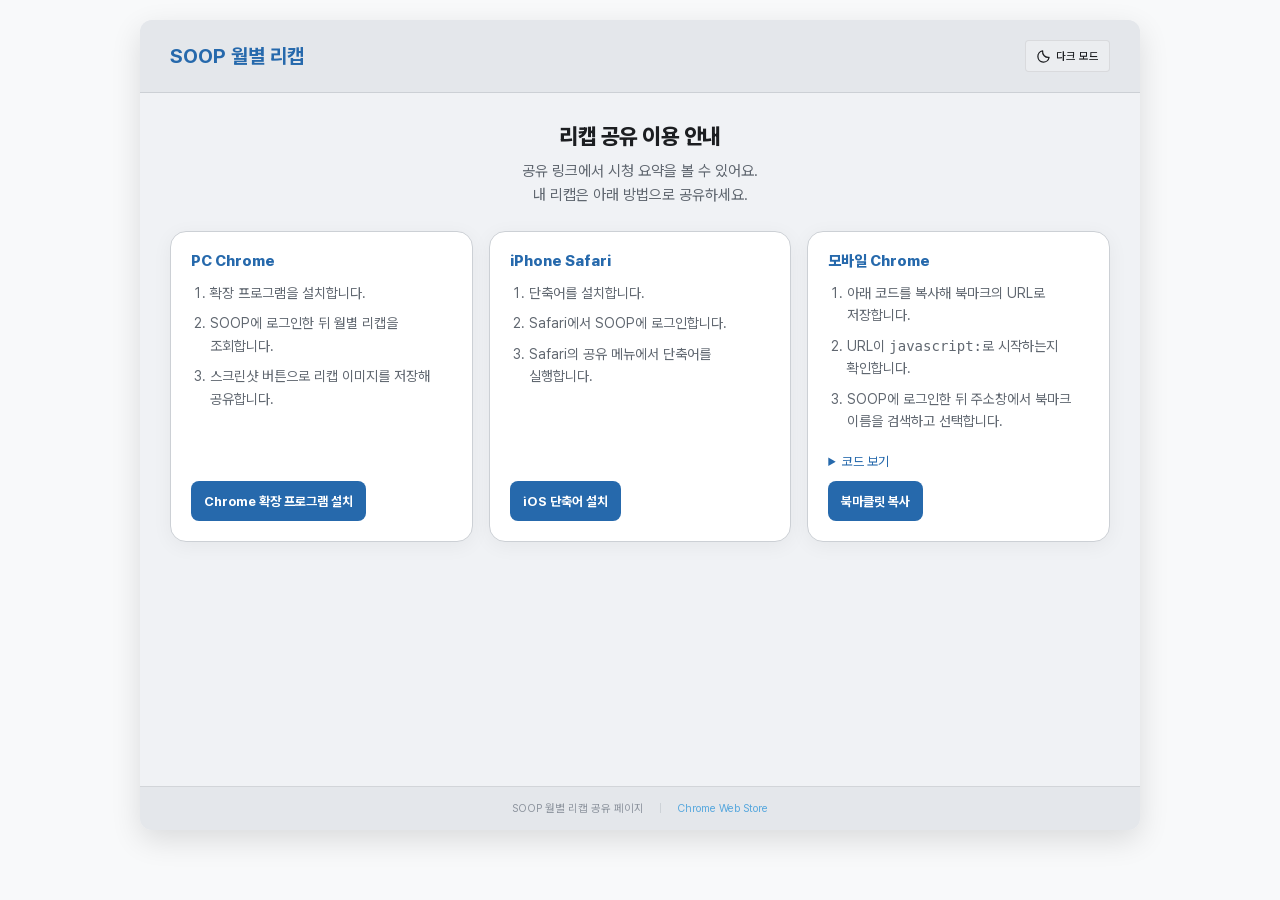
<file: share.html>
<!DOCTYPE html>
<html lang="ko">

<head>
    <meta charset="UTF-8">
    <meta name="viewport" content="width=device-width, initial-scale=1.0">
    <meta name="referrer" content="no-referrer">
    <meta http-equiv="Content-Security-Policy"
        content="default-src 'none'; script-src 'self' 'unsafe-eval'; style-src 'self' 'unsafe-inline'; font-src 'self'; img-src 'self' data: https://stimg.sooplive.com https://profile.img.sooplive.com; base-uri 'none'; form-action 'none'">
    <title>SOOP 월별 리캡 공유</title>
    <link rel="stylesheet" href="share.css?v=share-layout-20261127">
</head>

<body class="light-theme">
    <div id="recap-container" class="share-recap-container">
        <header class="recap-modal-header">
            <h1>SOOP 월별 리캡</h1>
            <div class="recap-modal-header-buttons">
                <button id="share-guide-button" type="button" hidden>
                    <svg width="15" height="15" viewBox="0 0 24 24" fill="none" stroke="currentColor"
                        stroke-width="2" stroke-linecap="round" stroke-linejoin="round" aria-hidden="true">
                        <circle cx="12" cy="12" r="9"/>
                        <path d="M12 11v5m0-8h.01"/>
                    </svg>
                    <span>이용 안내</span>
                </button>
                <button id="share-theme-toggle" type="button">
                    <svg class="share-theme-moon" width="15" height="15" viewBox="0 0 24 24" fill="none"
                        stroke="currentColor" stroke-width="2" stroke-linejoin="round" aria-hidden="true">
                        <path d="M20.9 13.4A9 9 0 0 1 10.6 3.1a9 9 0 1 0 10.3 10.3Z"/>
                    </svg>
                    <svg class="share-theme-sun" width="15" height="15" viewBox="0 0 24 24" fill="none"
                        stroke="currentColor" stroke-width="2" stroke-linecap="round" aria-hidden="true">
                        <circle cx="12" cy="12" r="4"/>
                        <path d="M12 2v2m0 16v2M2 12h2m16 0h2M5 5l1.5 1.5m11 11L19 19M19 5l-1.5 1.5m-11 11L5 19"/>
                    </svg>
                    <span id="share-theme-label">다크 모드</span>
                </button>
            </div>
            <div id="share-header-summary" class="share-header-summary" hidden>
                <h2 id="share-title"></h2>
                <p class="share-header-meta">
                    <span id="share-header-type"></span>
                    <span aria-hidden="true">·</span>
                    <span id="share-header-time"></span>
                </p>
            </div>
        </header>

        <div class="recap-modal-body">
            <div id="share-error" class="share-error" hidden>
                <h2>공유 데이터를 불러오지 못했습니다</h2>
                <p id="share-error-message">링크 형식이 올바른지 다시 확인해주세요.</p>
            </div>

            <section id="share-start-guide" class="share-start-guide" aria-labelledby="share-guide-title" hidden>
                <div class="share-start-copy">
                    <h2 id="share-guide-title" tabindex="-1">리캡 공유 이용 안내</h2>
                    <p>
                        공유 링크에서 시청 요약을 볼 수 있어요.<br>
                        내 리캡은 아래 방법으로 공유하세요.
                    </p>
                </div>

                <div class="share-start-paths">
                    <section>
                        <h3>PC Chrome</h3>
                        <ol>
                            <li>확장 프로그램을 설치합니다.</li>
                            <li>SOOP에 로그인한 뒤 월별 리캡을 조회합니다.</li>
                            <li>스크린샷 버튼으로 리캡 이미지를 저장해 공유합니다.</li>
                        </ol>
                        <a class="share-start-action" href="https://chromewebstore.google.com/detail/soop-%EC%9B%94%EB%B3%84-%EB%A6%AC%EC%BA%A1/pncpjgfglndfmeamgbfjkdabogaikmio" target="_blank" rel="noreferrer noopener">Chrome 확장 프로그램 설치</a>
                    </section>
                    <section>
                        <h3>iPhone Safari</h3>
                        <ol>
                            <li>단축어를 설치합니다.</li>
                            <li>Safari에서 SOOP에 로그인합니다.</li>
                            <li>Safari의 공유 메뉴에서 단축어를 실행합니다.</li>
                        </ol>
                        <a id="ios-shortcut-install-link" class="share-start-action" href="#" target="_blank" rel="noreferrer noopener" aria-disabled="true">iOS 단축어 준비 중</a>
                    </section>
                    <section>
                        <h3>모바일 Chrome</h3>
                        <ol>
                            <li>아래 코드를 복사해 북마크의 URL로 저장합니다.</li>
                            <li>URL이 <code>javascript:</code>로 시작하는지 확인합니다.</li>
                            <li>SOOP에 로그인한 뒤 주소창에서 북마크 이름을 검색하고 선택합니다.</li>
                        </ol>
                        <div class="share-start-bookmarklet-wrap">
                            <details class="share-start-bookmarklet-details">
                                <summary>코드 보기</summary>
                                <code id="android-bookmarklet-code" class="share-start-bookmarklet">javascript:(async()=&gt;{try{const u='https://dontaskname.github.io/soop-recap-share/ios-shortcut.js?t='+Date.now();const c=await fetch(u,{cache:'no-store'}).then(r=&gt;{if(!r.ok)throw new Error('스크립트를 불러오지 못했습니다.');return r.text();});const run=new Function('shortcutInput',c);await run(null);}catch(e){alert(e&amp;&amp;e.message?e.message:String(e));}})();</code>
                            </details>
                            <button id="android-bookmarklet-copy-button" class="share-start-action" type="button">북마클릿 복사</button>
                        </div>
                    </section>
                </div>
            </section>

            <div id="share-content" hidden>
                <div class="share-proof-banner">
                    <span class="share-proof-label">인증 메시지</span>
                    <p id="share-proof-message-display" class="share-proof-message-display">-</p>
                </div>

                <div class="key-stats-grid share-key-stats-grid">
                    <article class="stat-card time">
                        <div class="label">총 시청시간</div>
                        <div class="value" id="summary-total-time">-</div>
                    </article>
                    <article class="stat-card days">
                        <div class="label">출석일</div>
                        <div class="value" id="summary-attendance">-</div>
                        </article>
                    </div>

                <section class="recap-section expanded">
                    <div class="recap-section-header">
                        <div class="recap-section-title">채널 순위 TOP 10</div>
                    </div>
                    <div class="recap-section-body share-section-body-visible">
                        <div id="ranking-list" class="rank-list share-rank-list"></div>
                    </div>
                </section>
            </div>
        </div>

        <div class="recap-footer">
            <span>SOOP 월별 리캡 공유 페이지</span>
            <span class="separator">|</span>
            <a href="https://chromewebstore.google.com/detail/soop-%EC%9B%94%EB%B3%84-%EB%A6%AC%EC%BA%A1/pncpjgfglndfmeamgbfjkdabogaikmio" target="_blank" rel="noreferrer noopener">Chrome Web Store</a>
        </div>
    </div>

    <script src="share.js?v=share-security-20261124" defer></script>
</body>

</html>
</file>
<file: share.css>
@font-face {
    font-family: "SOOP Recap UI";
    font-style: normal;
    font-weight: 45 920;
    font-display: swap;
    src: url("fonts/PretendardVariable.woff2") format("woff2-variations");
}

/* =================================================================
    테마 시스템 (Theme System Variables)
================================================================= */
:root {
    /* Dark Mode (Default) */
    --recap-font-sans: "SOOP Recap UI", "Pretendard Variable", Pretendard, "Noto Sans KR", "Apple SD Gothic Neo", "Malgun Gothic", "Segoe UI", sans-serif;
    --recap-bg-panel: #1f1f23;
    --recap-bg-header: #1f1f23;
    --recap-bg-body: #323239; /* Lighter background for body */
    --recap-bg-card: rgba(255, 255, 255, 0.08);
    --recap-bg-glass: rgba(255, 255, 255, 0.12);
    --recap-text-primary: #efeff1;
    --recap-text-secondary: #9ca3af;
    --recap-text-dim: #71717a;
    --recap-border: #66666e;
    --recap-border-soft: rgba(255, 255, 255, 0.08);
    --recap-accent: #5dade2;
    --recap-accent-soft: rgba(93, 173, 226, 0.45);
    --recap-shadow: rgba(0, 0, 0, 0.5);
    --recap-hover: #2e2e33;
    --recap-bg-card-hover: #1f1f23; /* Opaque deeper black for smooth transition */
}

.light-theme {
    /* Light Mode Overrides (Darker/Sleeker) */
    --recap-bg-panel: #f0f2f5;
    --recap-bg-header: #e4e7eb;
    --recap-bg-body: #f8f9fa; /* Light mode body background */
    --recap-bg-card: #f8f9fa; /* Softer off-white */
    --recap-bg-glass: rgba(255, 255, 255, 0.5); /* More translucent for soft look */
    --recap-text-primary: #1c1e21;
    --recap-text-secondary: #606770;
    --recap-text-dim: #8d949e;
    --recap-border: #ccd0d5;
    --recap-border-soft: rgba(0, 0, 0, 0.08); /* Darker border */
    --recap-accent: #3498db;
    --recap-accent-soft: rgba(52, 152, 219, 0.35);
    --recap-shadow: rgba(0, 0, 0, 0.12); /* Slightly stronger shadow */
    --recap-hover: #ebedf0;
    --recap-bg-card-hover: rgba(255, 255, 255, 0.8); /* Lighter on hover */
}

/* =================================================================
    모달 (Modal) 기본 스타일
================================================================= */
#recap-modal-backdrop {
    position: fixed;
    top: 0;
    left: 0;
    width: 100%;
    height: 100%;
    background-color: rgba(0, 0, 0, 0.6);
    z-index: 10000;
    display: flex;
    justify-content: center;
    align-items: center;
}

#recap-modal-panel {
    background-color: var(--recap-bg-panel);
    color: var(--recap-text-primary);
    width: 90%;
    max-width: 1000px;
    height: 90vh;
    border-radius: 12px;
    box-shadow: 0 10px 30px var(--recap-shadow);
    display: flex;
    flex-direction: column;
    overflow: hidden;
}

/* =================================================================
    이미지 렌더링 최적화 (Image Rendering Optimization)
================================================================= */
#recap-modal-panel img {
    image-rendering: -webkit-optimize-contrast; /* For Chrome/Webkit aliasing */
    image-rendering: high-quality;               /* Standard high-quality downscaling */
    backface-visibility: hidden;                /* Force GPU rendering to reduce jaggy edges */
    transform: translateZ(0);                   /* Hardware acceleration hint */
    object-fit: cover;                          /* Base fallback for aspect ratio */
    aspect-ratio: 1 / 1;                        /* Force square rendering */
}



/* =================================================================
    접근성 (Accessibility) 공통 스타일
================================================================= */
button:focus-visible,
select:focus-visible,
input:focus-visible {
    outline: 2px solid var(--recap-accent);
    outline-offset: 2px;
}

:is(.recap-modal-header, .share-start-guide) {
    --recap-ui-blue: #2669ac;
    --recap-ui-link: #88bdf2;
    --recap-ui-hover: color-mix(in srgb, var(--recap-ui-blue) 18%, var(--recap-hover));
}

.light-theme :is(.recap-modal-header, .share-start-guide) {
    --recap-ui-link: var(--recap-ui-blue);
}

.recap-modal-header {
    padding: 20px 30px;
    border-bottom: 1px solid var(--recap-border);
    background-color: var(--recap-bg-header);
    display: flex;
    flex-wrap: wrap;
    justify-content: space-between;
    align-items: center;
    flex-shrink: 0;
    gap: 12px 20px;
}

.recap-modal-header h1 {
    margin: 0;
    font-size: 20px;
    color: var(--recap-ui-link);
}

.recap-modal-header-buttons {
    display: flex;
    flex-wrap: wrap;
    align-items: center;
    gap: 10px;
}

/* 헤더 아이콘 버튼 공통 스타일 */
/* 헤더 버튼 스타일 (텍스트) */
.recap-modal-header-buttons button {
    background-color: var(--recap-hover);
    border: 1px solid var(--recap-border-soft);
    color: var(--recap-text-primary);
    font-size: 11px;
    font-weight: 500;
    cursor: pointer;
    padding: 4px 10px;
    border-radius: 4px;
    display: inline-flex;
    align-items: center;
    justify-content: center;
    gap: 5px;
    min-height: 32px;
    white-space: nowrap;
    transition: background-color 0.2s ease, border-color 0.2s ease, box-shadow 0.2s ease, transform 0.2s ease;
}

.recap-modal-header-buttons button:hover {
    background-color: var(--recap-ui-hover);
    border-color: var(--recap-ui-link);
    box-shadow: 0 2px 4px var(--recap-shadow);
}

.recap-modal-header-buttons button:active {
    transform: scale(0.98);
}

.recap-modal-header-buttons button[hidden],
.share-header-summary[hidden],
.light-theme .share-theme-sun,
body:not(.light-theme) .share-theme-moon {
    display: none;
}

.recap-modal-header-buttons button:focus-visible,
.share-start-action:focus-visible,
.share-start-bookmarklet-details summary:focus-visible {
    outline: 2px solid var(--recap-ui-link);
    outline-offset: 2px;
}

#recap-import-input {
    display: none;
}

.recap-modal-controls {
    display: flex;
    justify-content: center;
    align-items: center;
    gap: 15px;
    padding: 20px;
    border-bottom: 1px solid var(--recap-border);
    flex-shrink: 0;
}

.recap-modal-controls select,
#recap-fetch-button {
    padding: 10px 20px;
    border-radius: 8px;
    border: 1px solid var(--recap-border-soft);
    background-color: var(--recap-hover);
    color: var(--recap-text-primary);
    font-size: 15px;
    font-weight: 600;
    transition: all 0.25s cubic-bezier(0.4, 0, 0.2, 1);
    cursor: pointer;
}

#recap-fetch-button {
    background: linear-gradient(135deg, var(--recap-accent), #2980b9);
    color: white;
    border: none;
    box-shadow: 0 4px 12px var(--recap-shadow);
    padding: 10px 25px; /* Slightly wider */
}

.light-theme #recap-fetch-button {
    background: linear-gradient(135deg, #3498db, #2980b9);
    box-shadow: 0 4px 10px rgba(52, 152, 219, 0.3);
}

#recap-fetch-button:hover {
    transform: translateY(-1px);
    filter: brightness(1.1);
    box-shadow: 0 6px 20px var(--recap-shadow);
}

.light-theme #recap-fetch-button:hover {
    box-shadow: 0 6px 15px rgba(52, 152, 219, 0.4);
}

#recap-fetch-button:active {
    transform: translateY(1px) scale(0.98);
    box-shadow: 0 2px 8px var(--recap-shadow);
}

.recap-modal-body {
    padding: 20px;
    overflow-y: auto;
    flex-grow: 1;
}

#recap-loader {
    text-align: center;
    padding: 40px;
    font-size: 18px;
}

/* =================================================================
    섹션 (Section) 공통 스타일
================================================================= */
#recap-content-wrapper {
    display: flex;
    flex-direction: column;
    gap: 60px;
    padding: 30px 0;
}

/* 초기 안내 가이드 섹션 */
.recap-guide-container {
    display: flex;
    flex-direction: column;
    align-items: center;
    padding: 60px 20px;
    text-align: center;
    min-height: 480px;
    animation: fadeIn 0.6s ease-out;
}

.recap-guide-main {
    margin-bottom: 40px;
}

.recap-guide-title {
    font-size: 22px;
    font-weight: 800;
    color: var(--recap-text-primary);
    margin-bottom: 12px;
    letter-spacing: -0.5px;
}

.recap-guide-subtitle {
    font-size: 15px;
    color: var(--recap-text-secondary);
    line-height: 1.6;
}

.recap-guide-notice {
    max-width: 640px;
    padding: 24px;
    background-color: var(--recap-bg-body);
    border: 1px solid var(--recap-border-soft);
    border-radius: 16px;
    font-size: 13.5px;
    color: var(--recap-text-secondary);
    line-height: 1.7;
    text-align: left;
    position: relative;
    box-shadow: 0 10px 30px var(--recap-shadow);
}

.light-theme .recap-guide-notice {
    background-color: #fff;
    border-color: var(--recap-border);
    color: var(--recap-text-primary);
    box-shadow: 0 4px 20px rgba(0, 0, 0, 0.05);
}

.recap-guide-notice h3 {
    margin: 0 0 12px 0;
    font-size: 15px;
    font-weight: 800;
    color: var(--recap-accent);
    display: flex;
    align-items: center;
    gap: 8px;
}

.light-theme .recap-guide-notice h3 {
    color: #2980b9;
}

.recap-guide-notice p {
    margin: 6px 0;
}

.recap-guide-link {
    display: inline-block;
    margin-top: 10px;
    color: var(--recap-accent);
    text-decoration: none;
    font-weight: 600;
    border-bottom: 1px solid transparent;
    transition: all 0.2s ease;
}

.recap-guide-link:hover {
    border-bottom-color: var(--recap-accent);
    opacity: 0.8;
}

@keyframes fadeIn {
    from { opacity: 0; transform: translateY(10px); }
    to { opacity: 1; transform: translateY(0); }
}

.recap-section-header {
    display: flex;
    align-items: center;
    justify-content: space-between;
    margin-bottom: 12px;
    cursor: pointer;
    padding: 4px 8px;
    margin: -4px -8px 12px -8px;
    border-radius: 8px;
    transition: background-color 0.2s ease;
}

.recap-section-header:hover {
    background-color: var(--recap-hover);
}

.recap-show-more-btn {
    width: 100%;
    margin-top: 15px;
    padding: 10px;
    background: transparent !important;
    border: 1px solid var(--recap-border-soft) !important;
    color: var(--recap-text-secondary) !important;
    border-radius: 12px !important;
    font-size: 13px !important;
    font-weight: 600 !important;
    cursor: pointer !important;
    transition: all 0.2s ease;
    display: flex !important;
    align-items: center;
    justify-content: center;
    gap: 8px;
}

.recap-show-more-btn:hover {
    background-color: var(--recap-hover) !important;
    border-color: var(--recap-accent) !important;
    color: var(--recap-accent) !important;
    transform: translateY(-2px);
    box-shadow: 0 4px 12px var(--recap-shadow);
}

.recap-show-more-btn svg {
    transition: transform 0.3s ease;
}

.recap-show-more-btn.active svg {
    transform: rotate(180deg);
}

.recap-section {
    background-color: #121215;
    backdrop-filter: blur(15px);
    border: 1px solid var(--recap-border-soft);
    border-radius: 16px;
    padding: 25px;
    box-shadow: 0 4px 20px var(--recap-shadow);
    display: flex;
    flex-direction: column;
    gap: 20px;
    transition: transform 0.3s ease, box-shadow 0.3s ease;
    margin: 20px 0;
}

.light-theme .recap-section {
    background-color: var(--recap-bg-glass);
}

.recap-section:last-child {
    margin-bottom: 0;
}

.recap-section:hover {
    box-shadow: 0 8px 30px var(--recap-shadow);
}

.recap-section-header {
    display: flex;
    justify-content: space-between;
    align-items: center;
    margin-bottom: 5px;
}

.recap-section-title {
    font-size: 16px;
    font-weight: 800;
    color: var(--recap-accent);
    display: flex;
    align-items: center;
    gap: 10px;
    flex-shrink: 0;
}

.toggle-indicator {
    color: var(--recap-text-dim);
    transition: transform 0.3s cubic-bezier(0.4, 0, 0.2, 1);
    display: flex;
    align-items: center;
    justify-content: center;
}

.recap-section.expanded .toggle-indicator {
    transform: rotate(180deg);
    color: var(--recap-accent);
}

.recap-section-title svg {
    color: var(--recap-accent);
}

.recap-section-body {
    max-height: 0;
    overflow: hidden;
    opacity: 0;
    display: flex;
    flex-direction: column;
    transition: max-height 0.4s cubic-bezier(0.4, 0, 0.2, 1), opacity 0.3s ease, margin-top 0.4s ease;
    margin-top: 0;
}

.recap-section.expanded .recap-section-body {
    max-height: 5000px;
    /* 충분히 큰 값으로 설정 */
    opacity: 1;
}

.section-label {
    font-size: 24px;
    font-weight: bold;
    text-align: center;
    margin-bottom: 20px;
    color: var(--recap-text-primary);
}

#screenshot-title-temp {
    font-size: 24px;
    font-weight: bold;
    text-align: center;
    margin-bottom: 20px;
    color: var(--recap-text-primary);
}

/* =================================================================
   콘텐츠 공통 스타일
================================================================= */
.section-title {
    font-size: 20px;
    font-weight: bold;
    margin-bottom: 15px;
}

.expand-button {
    width: 100%;
    padding: 10px;
    background-color: var(--recap-hover);
    color: var(--recap-text-primary);
    border: 1px solid var(--recap-border);
    border-radius: 6px;
    cursor: pointer;
    margin-top: 15px;
    margin-bottom: 10px;
}

.recap-profile-header {
    display: flex;
    align-items: center;
    gap: 20px;
    margin-bottom: 20px;
}

.recap-profile-header .profile-pic {
    width: 70px;
    height: 70px;
    border-radius: 50%;
    border: 3px solid var(--recap-accent);
}

.recap-profile-header .profile-name {
    font-size: 24px;
    font-weight: bold;
}

/* =================================================================
   ✨ 재사용 가능한 효과 (Shine Effect)
================================================================= */
@keyframes shine {
    100% {
        left: 200%;
    }
}

/* 그림자 효과가 필요한 요소에 이 클래스를 추가합니다. */
.shine-effect {
    /* CSS 변수를 사용하여 그림자 색상 정의 (JS에서 동적 주입 위함) */
    --shine-color-solid: rgb(181, 164, 46);
    --shine-color-glow: rgba(255, 202, 97, 0.4);
    --shine-color-glow-outer: rgba(181, 164, 46, 0.2);

    box-shadow: 0 0 15px var(--shine-color-glow), 0 0 30px var(--shine-color-glow-outer);
    border: 1px solid var(--shine-color-solid);
}

/* 반짝이는 애니메이션 효과 (::before 가상요소 사용) */
.stat-card.days.perfect-attendance::before,
.shine-effect .streamer-card-bg::before {
    content: '';
    position: absolute;
    top: 0;
    left: -100%;
    width: 100%;
    height: 100%;
    background: linear-gradient(120deg, rgba(255, 255, 255, 0) 20%, rgba(255, 255, 255, 0.3) 50%, rgba(255, 255, 255, 0) 80%);
    z-index: 1;
    animation: shine 3s infinite linear;
    transform: skewX(-25deg);
}


/* =================================================================
   핵심 통계 카드 (Key Stats)
================================================================= */
.key-stats-grid {
    display: grid;
    grid-template-columns: 1fr 1fr;
    gap: 20px;
    margin-bottom: 20px;
}

.stat-card {
    border-radius: 12px;
    padding: 24px 20px;
    text-align: center;
    color: var(--recap-text-primary);
    background: var(--recap-bg-glass);
    backdrop-filter: blur(12px);
    -webkit-backdrop-filter: blur(12px);
    border: 1px solid var(--recap-border-soft);
    box-shadow: 0 8px 32px 0 var(--recap-shadow);
    transition: all 0.3s cubic-bezier(0.4, 0, 0.2, 1);
    position: relative;
    overflow: hidden;
}

.stat-card:hover {
    transform: translateY(-4px);
    border-color: var(--recap-accent);
    box-shadow: 0 12px 40px 0 var(--recap-shadow);
}

/* --- Dark Mode (Default) --- */
.stat-card.time {
    background: linear-gradient(135deg, rgba(255, 154, 158, 0.35) 0%, var(--recap-bg-glass) 100%);
    border-color: rgba(255, 154, 158, 0.4);
}

.stat-card.days {
    background: linear-gradient(135deg, rgba(82, 172, 230, 0.5) 0%, var(--recap-bg-glass) 100%);
    border-color: rgba(82, 172, 230, 0.6);
}

/* --- Light Mode Overrides --- */
.light-theme .stat-card.time {
    background: linear-gradient(135deg, #ffd6d6 0%, #f7f9fa 100%);
    border-color: #ff9a9e;
    box-shadow: 0 4px 15px rgba(255, 154, 158, 0.2);
}

.light-theme .stat-card.days {
    background: linear-gradient(135deg, #d8eeff 0%, #f7f9fa 100%);
    border-color: #3498db;
    box-shadow: 0 4px 15px rgba(52, 152, 219, 0.2);
}

.stat-card.days.perfect-attendance {
    box-shadow: 0 0 25px var(--recap-accent-soft);
    border: 2px solid var(--recap-accent);
}

.stat-gauge-container {
    width: 100%;
    height: 6px;
    background: rgba(255, 255, 255, 0.1);
    border-radius: 10px;
    margin-top: 15px;
    overflow: hidden;
    position: relative;
}

.stat-gauge-fill {
    height: 100%;
    border-radius: 10px;
    transition: width 1s cubic-bezier(0.34, 1.56, 0.64, 1);
    background: linear-gradient(90deg, var(--recap-accent), #a1c4fd);
    border: none !important;
    outline: none !important;
    box-shadow: none !important;
}

.stat-card.time .stat-gauge-fill {
    background: linear-gradient(90deg, #ff9a9e, #fad0c4);
    box-shadow: 0 0 10px rgba(255, 154, 158, 0.4);
}

.stat-card.days .stat-gauge-fill {
    background: linear-gradient(90deg, #3498db, #a1c4fd);
    box-shadow: 0 0 10px rgba(52, 152, 219, 0.4);
}

.stat-card .label {
    font-size: 14px;
    opacity: 0.8;
}

.stat-card .value {
    font-size: 48px;
    font-weight: bold;
    line-height: 1.1;
}

.stat-card .unit {
    font-size: 24px;
    margin-left: 5px;
}

/* =================================================================
   많이 본 방송 (Top Streamers)
================================================================= */

.top-streamers-container {
    display: flex;
    gap: 15px;
    height: 320px;
    margin-bottom: 15px;
}

.streamer-card {
    background-color: var(--recap-bg-glass);
    border: 1px solid var(--recap-border-soft); /* 1px width, dynamic color applied via JS */
    border-radius: 16px;
    padding: 20px;
    display: flex;
    flex-direction: column;
    align-items: center;
    justify-content: center;
    gap: 15px;
    position: relative;
    overflow: hidden;
    transition: all 0.3s cubic-bezier(0.4, 0, 0.2, 1);
    backdrop-filter: blur(12px);
    -webkit-backdrop-filter: blur(12px);
    box-shadow: 0 4px 20px var(--recap-shadow);
    z-index: 10;
}

.light-theme .streamer-card {
    background-color: rgba(215, 218, 222, 0.98); /* Further deepened off-grey for even better contrast */
    box-shadow: 0 4px 15px rgba(0, 0, 0, 0.1);
}

.streamer-card:hover {
    transform: translateY(-8px);
    box-shadow: 0 12px 30px var(--recap-shadow);
    border-color: var(--recap-accent);
}

.streamer-card-bg {
    position: absolute;
    top: 0;
    left: 0;
    width: 100%;
    height: 100%;
    z-index: -1;
    opacity: 0.8;
    background-size: cover;
    background-position: center;
    transition: transform 0.5s ease;
}

.streamer-card-content {
    position: relative;
    z-index: 2;
    color: #fff; /* Default white for dark mode */
    text-align: center;
    text-shadow: 0 1px 4px rgba(0,0,0,0.3);
}

.light-theme .streamer-card-content {
    color: var(--recap-text-primary);
    text-shadow: none; /* Shadow removed for cleaner look in light mode */
}

.streamer-card-avatar {
    width: 65%;
    max-width: 110px;
    height: auto;
    aspect-ratio: 1 / 1;
    border-radius: 50%;
    border: 1px solid var(--recap-border-soft);
    box-shadow: 0 4px 10px var(--recap-shadow);
    object-fit: cover;
    z-index: 2;
    transition: transform 0.3s ease;
}

.streamer-card-name,
.streamer-card-time {
    text-shadow: 0 2px 4px rgba(0, 0, 0, 0.5); /* Softened shadow for dark mode */
}

.light-theme .streamer-card-name,
.light-theme .streamer-card-time {
    text-shadow: none !important; /* Sharp text for light mode */
}

.streamer-card-name {
    font-weight: bold;
}

.streamer-card-time {
    opacity: 0.95;
}

.streamer-col-1 {
    flex: 2;
}

.streamer-col-2 {
    flex: 1;
}

.streamer-col-3 {
    flex: 1;
    display: flex;
    flex-direction: column;
    gap: 15px;
}

.streamer-col-3 .streamer-card {
    flex: 1;
}

.streamer-col-1 .streamer-card-avatar {
    width: 75%;
    max-width: 180px;
    height: auto;
    aspect-ratio: 1 / 1;
    margin-bottom: 18px;
}

.streamer-col-2 .streamer-card-avatar {
    width: 70%;
    max-width: 150px;
    height: auto;
    aspect-ratio: 1 / 1;
    margin-bottom: 15px;
}

.streamer-col-3 .streamer-card-avatar {
    width: 65%;
    max-width: 110px;
    height: auto;
    aspect-ratio: 1 / 1;
    margin-bottom: 10px;
}

.streamer-col-1 .streamer-card-name {
    font-size: 40px;
}

.streamer-col-1 .streamer-card-time {
    font-size: 30px;
    margin-top: 5px;
}

.streamer-col-2 .streamer-card-name {
    font-size: 30px;
}

.streamer-col-2 .streamer-card-time {
    font-size: 20px;
    margin-top: 5px;
}

.streamer-col-3 .streamer-card-name {
    font-size: 20px;
}

.streamer-col-3 .streamer-card-time {
    font-size: 16px;
}

/* 1등 카드 아바타에 글로우 효과 적용 */
.streamer-card[data-rank="1"] .streamer-card-avatar {
    --rank1-border-color: #ffd760;
    /* ❗ 애니메이션을 위한 기본 색상 변수 추가 (rgba 사용) */
    --rank1-glow-color-start: rgba(255, 215, 96, 0.5);
    --rank1-glow-color-end: rgba(255, 215, 96, 0.7);

    border-color: var(--rank1-border-color);
}

/* =================================================================
   카테고리 (Category)
================================================================= */
.category-grid {
    display: grid;
    grid-template-columns: repeat(auto-fill, minmax(140px, 1fr)); /* Use auto-fill to prevent stretching */
    gap: 15px;
}

.category-grid+.category-grid {
    margin-top: 15px;
}

.category-card {
    border-radius: 8px;
    background-size: cover;
    background-position: center;
    position: relative;
    overflow: hidden;
    display: flex;
    flex-direction: column;
    justify-content: flex-end;
    padding: 10px;
    background-color: var(--recap-bg-card);
    aspect-ratio: 3 / 4;
    cursor: pointer;
    transition: transform 0.2s ease, box-shadow 0.2s ease;
}

.category-card:hover {
    transform: translateY(-2px);
    box-shadow: 0 4px 12px var(--recap-shadow);
}

.category-card::after {
    content: '';
    position: absolute;
    top: 0;
    left: 0;
    right: 0;
    bottom: 0;
    background: linear-gradient(to top, rgba(0, 0, 0, 0.8) 0%, rgba(0, 0, 0, 0) 50%);
    border-radius: 8px;
}

.category-info {
    z-index: 2;
    color: white;
    font-weight: bold;
    font-size: 14px;
    text-shadow: 1px 1px 3px rgba(0, 0, 0, 0.7);
}

.category-info .rank {
    font-size: 18px;
}

.category-info .percent {
    font-size: 12px;
    opacity: 0.8;
}


/* =================================================================
   기타 정보 및 차트 (Other Info & Charts)
================================================================= */
/* Rankings Styling */
.rank-item-more {
    display: none;
}

.recap-section.expanded .rank-item-more {
    display: flex;
}

.rank-list {
    display: flex;
    flex-direction: column;
    gap: 8px;
    padding: 15px;
    background: #1c1c21; /* Lightened from #111114 (Layer 2) */
    border-radius: 12px;
    border: 1px solid var(--recap-border-soft);
    box-shadow: 0 4px 12px var(--recap-shadow);
}

.light-theme .rank-list {
    background-color: var(--recap-bg-panel); /* Matched with calendar's light theme background */
    border-color: var(--recap-border);
}

.rank-item {
    position: relative;
    display: flex;
    align-items: center;
    padding: 10px 16px;
    background: var(--recap-hover); /* Using a more distinct hover-like color for items */
    border-radius: 8px;
    overflow: hidden;
    transition: all 0.2s ease;
}

.rank-item:hover {
    transform: translateX(5px);
    background: var(--recap-bg-card);
}

.rank-item-bar {
    position: absolute;
    top: 0;
    left: 0;
    height: 100%;
    /* Clean, solid gradient (removed sparkle/glow) */
    background: linear-gradient(90deg, 
        rgba(93, 173, 226, 0.7) 0%, 
        rgba(93, 173, 226, 0.3) 100%
    );
    z-index: 1;
    transition: width 1.2s cubic-bezier(0.34, 1.56, 0.64, 1);
}

.rank-item:hover .rank-item-bar {
    /* Increased vibrancy on hover while remaining flat */
    background: linear-gradient(90deg, 
        rgba(93, 173, 226, 0.9) 0%, 
        rgba(93, 173, 226, 0.5) 100%
    );
}

.rank-item-content {
    position: relative;
    z-index: 2;
    display: flex;
    align-items: center;
    width: 100%;
    gap: 15px;
}

.rank-item-number {
    font-size: 15px;
    font-weight: 800; /* Bolder for maximum readability */
    color: var(--recap-text-primary); /* Brighter color */
    width: 28px;
    font-style: italic;
    opacity: 1; /* Ensure full visibility */
    letter-spacing: -0.5px;
}

.rank-item[data-rank="1"] .rank-item-number {
    color: #ffca28; /* Brighter gold */
    font-size: 20px;
    text-shadow: 0 0 10px rgba(255, 202, 40, 0.4);
}

.rank-item[data-rank="2"] .rank-item-number {
    color: #e0e0e0; /* Brighter silver */
    font-size: 18px;
    text-shadow: 0 0 8px rgba(255, 255, 255, 0.2);
}

.rank-item[data-rank="3"] .rank-item-number {
    color: #cd7f32; /* Richer bronze */
    font-size: 17px;
    text-shadow: 0 0 8px rgba(205, 127, 50, 0.3);
}

.light-theme .rank-item-number {
    color: var(--recap-text-primary); /* Use primary text for better contrast in light mode */
}

.light-theme .rank-item[data-rank="2"] .rank-item-number {
    color: #7f8c8d; /* Much darker silver for light theme */
}

.light-theme .rank-item[data-rank="3"] .rank-item-number {
    color: #a0522d; /* Much darker bronze for light theme */
}

.rank-item-avatar {
    width: 36px;
    height: 36px;
    border-radius: 50%;
    border: 2px solid var(--recap-border-soft);
    background-color: var(--recap-bg-card);
    object-fit: cover;
    aspect-ratio: 1 / 1;
}

.rank-item-name {
    font-size: 15px;
    font-weight: 700;
    line-height: 1.25;
    color: var(--recap-text-primary);
}

.rank-item-stats {
    margin-left: auto;
    display: flex;
    flex-direction: column;
    align-items: flex-end;
    gap: 2px;
    text-align: right;
}

.rank-item-time {
    font-size: 15px;
    font-weight: bold;
    color: var(--recap-accent);
    line-height: 1.2;
}

.rank-item-time span {
    font-size: 11px;
    color: var(--recap-text-secondary);
    font-weight: normal;
    margin-left: 1px;
}

.rank-item-share {
    font-size: 11px;
    color: var(--recap-text-primary);
    font-weight: 600;
    opacity: 1;
}

.share-percent {
    color: var(--recap-text-primary);
    font-weight: 600;
    margin-left: 4px;
}

/* Compact Rank Items (Rank 5+) */
.rank-item.compact {
    padding: 6px 12px;
}

.rank-item.compact .rank-item-content {
    gap: 10px;
}

.rank-item.compact .rank-item-avatar {
    width: 28px;
    height: 28px;
    border-width: 1px;
}

.rank-item.compact .rank-item-number {
    width: 20px;
    font-size: 12px;
}

.rank-item.compact .rank-item-name {
    font-size: 13px;
}

.rank-item.compact .rank-item-time {
    font-size: 13px;
}

.rank-item.compact .rank-item-share {
    font-size: 10px;
}

/* Calendar View Styles */
.calendar-wrapper {
    width: 100%;
    margin-top: 10px;
    background-color: #1c1c21; /* Lightened from #111114 (Layer 2) */
    border: 1px solid var(--recap-border-soft);
    border-radius: 12px;
    padding: 15px;
    box-sizing: border-box;
    box-shadow: 0 4px 12px var(--recap-shadow);
}

.light-theme .calendar-wrapper {
    background-color: var(--recap-bg-panel); /* More distinct gray in light mode */
    border-color: var(--recap-border);
}

.calendar-header {
    display: grid;
    grid-template-columns: repeat(7, 1fr);
    text-align: center;
    font-weight: bold;
    margin-bottom: 10px;
    color: var(--recap-text-secondary);
}

.calendar-header div.sunday {
    color: #ff6b6b;
}

.calendar-grid {
    display: grid;
    grid-template-columns: repeat(7, 1fr);
    gap: 8px;
}

.calendar-day {
    aspect-ratio: 1;
    background-color: rgba(255, 255, 255, 0.02);
    border: 1px solid var(--recap-border);
    border-radius: 8px;
    position: relative;
    overflow: hidden;
    transition: all 0.2s cubic-bezier(0.4, 0, 0.2, 1);
    cursor: pointer;
    box-sizing: border-box;
    background-clip: padding-box;
}

.calendar-day.empty {
    background-color: transparent;
    pointer-events: none;
}

/* Date Number Position */
.calendar-day .date {
    position: absolute;
    top: 4px;
    left: 6px;
    font-size: 11px;
    font-weight: bold;
    color: var(--recap-text-secondary);
    z-index: 2;
    text-shadow: 0px 0px 2px var(--recap-bg-panel);
}

.calendar-day.has-data .date {
    color: var(--recap-text-primary);
}

/* Vertical Bar */
.calendar-bar {
    position: absolute;
    bottom: 1px;
    left: 1px;
    width: calc(100% - 2px);
    max-height: calc(100% - 2px);
    /* Matched with rank-item-bar style (vibrant but flat) */
    background: linear-gradient(to top, 
        rgba(93, 173, 226, 0.8) 0%, 
        rgba(93, 173, 226, 0.35) 100%
    );
    transition: height 0.6s cubic-bezier(0.34, 1.56, 0.64, 1), opacity 0.2s, border-radius 0.2s;
    border-radius: 0 0 7px 7px;
}

.calendar-bar.full {
    border-radius: 7px;
}

/* Hover Effects */
.calendar-day:not(.no-data):hover {
    border-color: var(--recap-accent);
    transform: translateY(-2px);
    z-index: 10;
    box-shadow: 0 8px 16px var(--recap-shadow);
    background-color: var(--recap-bg-card);
}

.calendar-day:not(.no-data):hover .calendar-bar {
    /* Increased vibrancy on hover */
    background: linear-gradient(to top, 
        rgba(93, 173, 226, 0.95) 0%, 
        rgba(93, 173, 226, 0.5) 100%
    );
}

.calendar-day.no-data {
    opacity: 0.3;
}

/* Avatar in Calendar */
.calendar-avatar-container {
    position: absolute;
    top: 5%;
    right: 5%;
    z-index: 5;
    width: 35%;
    max-width: 40px;
    height: auto;
    aspect-ratio: 1 / 1;
}

.calendar-avatar {
    width: 100%;
    height: 100%;
    border-radius: 50%;
    object-fit: cover;
    border: 1px solid var(--recap-border-soft);
    box-shadow: 0 2px 4px var(--recap-shadow);
}

.calendar-avatar-placeholder {
    width: 100%;
    height: 100%;
    border-radius: 50%;
    background-color: rgba(255, 255, 255, 0.1);
}

/* --- Calendar Custom Tooltip --- */
.calendar-tooltip {
    position: fixed;
    z-index: 10000;
    pointer-events: none;
    background: var(--recap-bg-panel);
    backdrop-filter: blur(10px);
    border: 1px solid var(--recap-border-soft);
    border-radius: 12px;
    padding: 12px 16px;
    color: var(--recap-text-primary);
    box-shadow: 0 10px 25px var(--recap-shadow);
    display: none;
    min-width: 200px;
    transition: opacity 0.2s ease, transform 0.2s ease;
    opacity: 0;
    transform: translateY(10px);
}

.calendar-tooltip.visible {
    display: block;
    opacity: 1;
    transform: translateY(0);
}

.calendar-tooltip .tooltip-date {
    font-size: 14px;
    font-weight: bold;
    color: var(--recap-accent);
    margin-bottom: 8px;
    border-bottom: 1px solid var(--recap-border-soft);
    padding-bottom: 6px;
}

.calendar-tooltip .tooltip-stat {
    display: flex;
    align-items: center;
    gap: 10px;
    margin-bottom: 8px;
}

.calendar-tooltip .tooltip-label {
    font-size: 12px;
    color: var(--recap-text-secondary);
    width: 60px;
}

.calendar-tooltip .tooltip-value {
    font-size: 14px;
    font-weight: 500;
}

.calendar-tooltip .tooltip-streamer {
    display: flex;
    align-items: center;
    gap: 8px;
    margin-top: 4px;
    background: var(--recap-bg-card);
    padding: 6px 10px;
    border-radius: 8px;
}

.calendar-tooltip .tooltip-streamer-avatar {
    width: 24px;
    height: 24px;
    border-radius: 50%;
    object-fit: cover; /* Maintain aspect ratio */
    border: 1px solid var(--recap-border-soft);
}

.calendar-tooltip .tooltip-streamer-name {
    font-size: 13px;
    font-weight: bold;
}

.calendar-tooltip .tooltip-streamer-time {
    font-size: 11px;
    color: var(--recap-text-secondary);
    margin-left: auto;
}

/* --- Rank Tooltip Styles --- */
.rank-tooltip {
    position: fixed;
    z-index: 10001;
    pointer-events: none;
    background: var(--recap-bg-panel);
    backdrop-filter: blur(12px);
    border: 1px solid var(--recap-border-soft);
    border-radius: 8px;
    padding: 8px 10px;
    color: var(--recap-text-primary);
    box-shadow: 0 8px 25px var(--recap-shadow);
    display: none;
    min-width: 140px;
    transition: opacity 0.25s cubic-bezier(0.4, 0, 0.2, 1), transform 0.25s cubic-bezier(0.4, 0, 0.2, 1);
    opacity: 0;
    transform: translateY(10px);
}

.rank-tooltip.visible {
    display: block;
    opacity: 1;
    transform: translateY(0);
}

.rank-tooltip-grid {
    display: grid;
    grid-template-columns: repeat(3, 1fr);
    gap: 6px;
}

.rank-tooltip-item {
    display: flex;
    flex-direction: column;
    align-items: center;
    gap: 4px;
    padding: 6px 4px;
    border-radius: 8px;
    background: rgba(255, 255, 255, 0.03);
    transition: background 0.2s ease, opacity 0.2s ease;
}

.rank-tooltip-item.is-zero {
    opacity: 0.25;
    filter: grayscale(1);
}

.rank-tooltip-item.rank-1 { border-top: 3px solid #ffcc33; }
.rank-tooltip-item.rank-2 { border-top: 3px solid #cccccc; }
.rank-tooltip-item.rank-3 { border-top: 3px solid #cd7f32; }

.rank-badge {
    width: 18px;
    height: 18px;
    border-radius: 50%;
    display: flex;
    align-items: center;
    justify-content: center;
    font-size: 10px;
    font-weight: 900;
    color: #1f1f23;
}

.rank-1 .rank-badge { background: linear-gradient(135deg, #ffcc33, #ffb31a); box-shadow: 0 2px 8px rgba(255, 204, 51, 0.4); }
.rank-2 .rank-badge { background: linear-gradient(135deg, #cccccc, #b3b3b3); box-shadow: 0 2px 8px rgba(204, 204, 204, 0.4); }
.rank-3 .rank-badge { background: linear-gradient(135deg, #cd7f32, #b87333); box-shadow: 0 2px 8px rgba(205, 127, 50, 0.4); }

.rank-value {
    font-size: 14px;
    font-weight: 800;
}

.rank-value span {
    font-size: 11px;
    font-weight: 400;
    color: var(--recap-text-secondary);
    margin-left: 2px;
}

.rank-tooltip-empty {
    text-align: center;
    color: var(--recap-text-dim);
    font-size: 13px;
    padding: 10px 0;
}


.light-theme .rank-badge {
    color: #fff;
}



/* 헤더 아이콘 버튼에 공유 버튼 추가 */
/* Removed duplicate 20px rule */
/* 인증 확인 UI 스타일 */
#recap-verify-container {
    padding: 30px;
    text-align: center;
}

#recap-verify-container h3 {
    margin-top: 0;
    color: var(--recap-text-secondary);
    font-weight: normal;
}

#recap-verify-input {
    width: 100%;
    height: 100px;
    background-color: var(--recap-bg-card);
    border: 1px solid var(--recap-border);
    color: var(--recap-text-primary);
    padding: 10px;
    border-radius: 8px;
    resize: vertical;
}

#recap-verify-button {
    padding: 10px 20px;
    font-size: 16px;
    background-color: #1abc9c;
    border-color: #1abc9c;
    color: white;
    border-radius: 6px;
    cursor: pointer;
}

#recap-verify-button:hover {
    background-color: #16a085;
}

/* 공유 카드 스타일 */
.share-card {
    border: 1px solid var(--recap-border);
    border-radius: 8px;
    margin: 10px;
}

.share-card-header {
    background-color: var(--recap-hover);
    padding: 15px;
    font-size: 18px;
    font-weight: bold;
    border-bottom: 1px solid var(--recap-border);
    border-radius: 8px 8px 0 0;
}

.share-card-body {
    padding: 20px;
    display: flex;
    flex-direction: column;
    gap: 20px;
}

.share-info-item {
    display: flex;
    justify-content: space-between;
    align-items: center;
}

.share-info-item.column {
    flex-direction: column;
    align-items: flex-start;
    gap: 10px;
}

.share-info-item .label {
    color: var(--recap-text-secondary);
}

.share-info-item .value {
    font-weight: bold;
    font-size: 18px;
}

.share-info-item .value.total-time {
    color: var(--recap-accent);
}

.share-info-item.proof {
    background-color: var(--recap-bg-card);
    padding: 15px;
    border-radius: 6px;
    flex-direction: column;
    align-items: flex-start;
    gap: 8px;
}

.share-info-item .value.proof-msg {
    font-size: 16px;
    font-weight: normal;
    color: var(--recap-text-primary);
}

.share-card-footer {
    background-color: #27ae60;
    color: white;
    text-align: center;
    padding: 10px;
    font-size: 14px;
    border-radius: 0 0 8px 8px;
}

.shared-streamer-list {
    list-style: none;
    padding: 0;
    width: 100%;
    margin: 0;
}

.shared-streamer {
    display: flex;
    align-items: center;
    padding: 8px 0;
    border-bottom: 1px solid var(--recap-border-soft);
}

.shared-streamer:last-child {
    border-bottom: none;
}

.shared-rank {
    color: var(--recap-text-secondary);
    width: 30px;
    font-style: italic;
}

.shared-name {
    flex-grow: 1;
}

.shared-time {
    color: var(--recap-text-secondary);
}

.share-manager-panel {
    max-width: 560px;
}

.share-manager-body {
    padding: 22px;
    display: flex;
    flex-direction: column;
    gap: 16px;
}

.share-manager-description {
    margin: 0;
    color: var(--recap-text-secondary);
    line-height: 1.5;
}

.share-summary-grid {
    display: grid;
    grid-template-columns: repeat(2, minmax(0, 1fr));
    gap: 12px;
}

.share-summary-item {
    background: var(--recap-bg-card);
    border: 1px solid var(--recap-border-soft);
    border-radius: 12px;
    padding: 14px 16px;
    display: flex;
    flex-direction: column;
    gap: 6px;
}

.share-summary-item .label {
    color: var(--recap-text-secondary);
    font-size: 13px;
}

.share-summary-item strong {
    color: var(--recap-text-primary);
    font-size: 17px;
}

.share-link-label {
    color: var(--recap-text-secondary);
    font-size: 13px;
    font-weight: 600;
}

.share-link-output {
    width: 100%;
    box-sizing: border-box;
    background-color: var(--recap-bg-card);
    border: 1px solid var(--recap-border);
    color: var(--recap-text-primary);
    padding: 12px 14px;
    border-radius: 10px;
    font-size: 13px;
}

.share-action-row {
    display: grid;
    grid-template-columns: repeat(3, minmax(0, 1fr));
    gap: 10px;
}

.share-action-row .screenshot-option-btn {
    min-height: 46px;
    border-radius: 12px;
    border: 1px solid var(--recap-border-soft);
    background-color: var(--recap-bg-card);
    color: var(--recap-text-primary);
    font-size: 14px;
    font-weight: 600;
}

.share-status-message {
    margin: 0;
    font-size: 13px;
    line-height: 1.5;
    color: var(--recap-text-secondary);
}

.share-status-message[data-mode="warning"] {
    color: #f59e0b;
}

.share-status-message[data-mode="ready"] {
    color: #10b981;
}

/* Prevent Confetti canvas from blocking interactions */
body>canvas {
    pointer-events: none !important;
    z-index: 9999;
}

/* =================================================================
   백업 관련 스타일 (Backup)
================================================================= */

/* 백업 인디케이터 */
.backup-indicator {
    font-size: 14px;
    color: var(--recap-text-dim);
    cursor: default;
    margin-left: 6px;
    transition: color 0.3s;
    vertical-align: middle;
}

.backup-indicator.has-backup {
    color: #27ae60;
}

/* 백업 데이터 표시 배너 (Muted for better focus) */
.backup-notice {
    display: flex;
    align-items: center;
    gap: 8px;
    padding: 8px 12px;
    background-color: rgba(255, 255, 255, 0.05); /* Subtle overlay for dark mode */
    border: 1px solid var(--recap-border-soft);
    border-radius: 8px;
    margin-bottom: 16px;
    font-size: 13px;
    color: var(--recap-text-secondary);
    transition: all 0.2s ease;
}

.light-theme .backup-notice {
    background-color: var(--recap-hover); /* Soft gray for light mode */
    border-color: var(--recap-border);
    color: var(--recap-text-secondary);
}

.backup-notice-icon {
    font-size: 16px;
    opacity: 0.8;
}

/* 백업 관리 오버레이 */
.backup-manager-overlay {
    position: fixed;
    top: 0;
    left: 0;
    right: 0;
    bottom: 0;
    background-color: rgba(0, 0, 0, 0.7);
    z-index: 10001;
    display: flex;
    justify-content: center;
    align-items: center;
}

.backup-manager-panel {
    background-color: var(--recap-bg-panel);
    border-radius: 12px;
    width: 90%;
    max-width: 480px;
    max-height: 80vh;
    overflow-y: auto;
    box-shadow: 0 10px 30px var(--recap-shadow);
    max-height: 85vh;
    border-radius: 20px;
    display: flex;
    flex-direction: column;
    overflow: hidden;
    box-shadow: 0 25px 50px var(--recap-shadow);
    animation: panelSlideUp 0.35s cubic-bezier(0.4, 0, 0.2, 1);
}

.backup-manager-header {
    padding: 20px 25px;
    border-bottom: 1px solid var(--recap-border);
    background-color: var(--recap-bg-header);
    display: flex;
    justify-content: space-between;
    align-items: center;
}

@keyframes panelSlideUp {
    from {
        opacity: 0;
        transform: translateY(30px) scale(0.98);
    }

    to {
        opacity: 1;
        transform: translateY(0) scale(1);
    }
}

@media (max-width: 640px) {
    .share-summary-grid,
    .share-action-row {
        grid-template-columns: 1fr;
    }
}

.backup-manager-header h2 {
    margin: 0;
    font-size: 18px;
    color: var(--recap-accent);
}

.backup-manager-close {
    background: none;
    border: none;
    color: var(--recap-text-primary);
    font-size: 20px;
    cursor: pointer;
    padding: 4px 8px;
}

.backup-manager-close:hover {
    color: #ff6b6b;
}

/* 스크린샷 옵션 버튼 */
.screenshot-option-btn {
    display: flex;
    align-items: center;
    justify-content: center;
    cursor: pointer;
    transition: transform 0.2s ease, box-shadow 0.2s ease, border-color 0.2s ease, background-color 0.2s ease;
}

.screenshot-option-btn:hover {
    background-color: var(--recap-border);
    border-color: var(--recap-accent);
    transform: translateY(-2px);
    box-shadow: 0 4px 12px var(--recap-shadow);
}

/* 백업 토글 스위치 */
.backup-manager-toggle {
    display: flex;
    justify-content: space-between;
    align-items: center;
    padding: 12px 20px;
    border-bottom: 1px solid var(--recap-border);
    font-size: 14px;
    color: var(--recap-text-primary);
}

.backup-switch {
    position: relative;
    display: inline-block;
    width: 42px;
    height: 22px;
}

.backup-switch input {
    opacity: 0;
    width: 0;
    height: 0;
}

.backup-switch-slider {
    position: absolute;
    cursor: pointer;
    top: 0;
    left: 0;
    right: 0;
    bottom: 0;
    background-color: var(--recap-border);
    border-radius: 22px;
    transition: background-color 0.3s;
}

.backup-switch-slider::before {
    content: "";
    position: absolute;
    height: 16px;
    width: 16px;
    left: 3px;
    bottom: 3px;
    background-color: var(--recap-text-primary);
    border-radius: 50%;
    transition: transform 0.3s;
}

.backup-switch input:checked+.backup-switch-slider {
    background-color: #27ae60;
}

.backup-switch input:checked+.backup-switch-slider::before {
    transform: translateX(20px);
}

.backup-manager-actions {
    display: flex;
    gap: 10px;
    padding: 15px 20px;
    border-bottom: 1px solid var(--recap-border);
    flex-wrap: wrap;
}

.backup-manager-actions button,
.backup-manager-actions label {
    display: flex;
    align-items: center;
    justify-content: center;
    gap: 6px;
    padding: 8px 14px;
    border-radius: 6px;
    border: 1px solid var(--recap-border);
    background-color: var(--recap-hover);
    color: var(--recap-text-primary);
    cursor: pointer;
    font-size: 14px;
    transition: background-color 0.2s;
}

.backup-manager-actions button:hover,
.backup-manager-actions label:hover {
    background-color: var(--recap-border);
}

#backup-delete-all-btn {
    border-color: #ff6b6b;
    color: #ff6b6b;
}

#backup-delete-all-btn:hover {
    background-color: rgba(255, 107, 107, 0.15);
}

.backup-manager-stats {
    padding: 10px 20px;
    color: var(--recap-text-secondary);
    font-size: 13px;
    display: flex;
    justify-content: space-between;
}

.backup-manager-list {
    padding: 10px 12px 20px;
}

.backup-item {
    display: flex;
    justify-content: space-between;
    align-items: center;
    padding: 10px 12px;
    background-color: var(--recap-bg-card);
    border-radius: 4px;
    margin-bottom: 4px;
}

.backup-item-info {
    display: grid;
    grid-template-columns: 85px 155px minmax(0, 1fr); /* 너비 최적화 및 유연한 date 영역 */
    align-items: center;
    gap: 8px;
    flex-grow: 1;
    overflow: hidden;
}

.backup-item-month-text {
    font-size: 15px;
    font-weight: 700;
    color: var(--recap-text-primary);
    white-space: nowrap;
}

.backup-item-badges {
    display: flex;
    align-items: center;
    gap: 12px; /* 유형 그룹과 상태 배지 간의 간격 */
}

.backup-item-types {
    display: flex;
    align-items: center;
    gap: 4px; /* LIVE와 VOD 배지 간의 간적 */
}

.backup-item-date {
    font-size: 12px;
    color: var(--recap-text-dim);
    white-space: nowrap;
    overflow: hidden;
    text-overflow: ellipsis;
}

.light-theme .backup-item-date {
    color: #5c6370;
}

.backup-item-delete {
    background: none;
    border: none;
    color: #ff6b6b;
    cursor: pointer;
    font-size: 16px;
    padding: 4px 8px;
    transition: all 0.2s ease;
    border-radius: 4px;
}

.backup-item-delete:hover {
    color: #fff;
    background-color: #ff6b6b;
}

/* 스크린샷 옵션 버튼 */
.screenshot-option-btn {
    display: flex;
    align-items: center;
    justify-content: center;
    gap: 12px;
    padding: 15px 25px;
    background-color: var(--recap-bg-card);
    border: 1px solid var(--recap-border-soft);
    color: var(--recap-text-primary);
    border-radius: 12px;
    font-size: 16px;
    font-weight: 500;
    cursor: pointer;
    transition: all 0.3s cubic-bezier(0.4, 0, 0.2, 1);
    width: 100%;
    box-sizing: border-box;
}

.screenshot-option-btn:hover {
    background-color: var(--recap-hover);
    border-color: var(--recap-accent);
    transform: translateY(-2px);
    box-shadow: 0 8px 20px var(--recap-shadow);
}

.backup-manager-overlay {
    position: fixed;
    top: 0;
    left: 0;
    width: 100%;
    height: 100%;
    background-color: rgba(0, 0, 0, 0.7);
    backdrop-filter: blur(4px);
    z-index: 10001;
    display: flex;
    justify-content: center;
    align-items: center;
}

.modal-separator {
    border-top: 1px solid var(--recap-border);
    margin: 10px 0;
    opacity: 0.5;
}

/* =================================================================
   📊 시청 분석 인사이트 (Detailed Insights Dashboard)
   ================================================================= */
.recap-container {
    display: grid;
    grid-template-columns: repeat(2, 1fr);
    gap: 20px;
    margin-top: 10px;
}

.recap-card {
    background: var(--recap-bg-panel); /* Changed to use panel color for a flatter look */
    backdrop-filter: blur(10px);
    border: 1px solid var(--recap-border-soft);
    border-radius: 16px;
    padding: 8px 14px;
    display: flex;
    flex-direction: column;
    gap: 2px;
    transition: all 0.4s cubic-bezier(0.4, 0, 0.2, 1);
    height: 230px;
    /* Balanced height for 180px charts */
    overflow: hidden;
    box-shadow: none; 
}

.recap-card:hover {
    transform: translateY(-4px); 
    background: var(--recap-bg-card-hover); 
    /* Maintain blur but remove shadow for a flatter look */
    backdrop-filter: blur(8px); 
    border-color: var(--recap-accent);
    box-shadow: none; 
}

.recap-card h2 {
    font-size: 15px;
    font-weight: 700;
    color: var(--recap-text-secondary);
    display: flex;
    align-items: center;
    gap: 10px;
    margin: 0;
    transition: color 0.3s ease; /* For smooth transitions */
}

.recap-card:hover h2 {
    color: var(--recap-accent); /* Vivid accent color on hover */
}

.recap-card h2 {
    letter-spacing: -0.02em;
    text-transform: uppercase;
}

.recap-card h2 svg {
    color: var(--recap-accent);
    opacity: 0.8;
}

.chart-wrapper {
    position: relative;
    width: 100%;
    height: 200px;
    /* Maximized to fill the 230px card */
    display: flex;
    align-items: center;
    justify-content: center;
    margin: 0 auto;
}

/* Responsive adjustment for Mobile/Smaller widths */
@media (max-width: 600px) {
    .recap-container {
        grid-template-columns: 1fr;
    }
}

.screenshot-option-simple {
    background-color: var(--recap-bg-glass) !important;
    border-color: var(--recap-border) !important;
}

.screenshot-option-simple:hover {
    background-color: var(--recap-hover) !important;
    border-color: var(--recap-accent) !important;
}

/* --- Footer Styles --- */
.recap-footer {
    padding: 15px 30px;
    background-color: var(--recap-bg-header);
    border-top: 1px solid var(--recap-border-soft);
    display: flex;
    justify-content: center;
    align-items: center;
    gap: 15px;
    font-size: 11px;
    color: var(--recap-text-dim);
    flex-wrap: wrap;
    transition: all 0.3s ease;
}

.recap-footer span {
    display: flex;
    align-items: center;
    gap: 4px;
}

.recap-footer a {
    color: var(--recap-accent);
    text-decoration: none;
    opacity: 0.8;
    transition: opacity 0.2s ease, text-decoration 0.2s ease;
}

.recap-footer a:hover {
    opacity: 1;
    text-decoration: underline;
}

.recap-footer .separator {
    color: var(--recap-border);
    user-select: none;
}

body {
    --share-page-padding: 20px;
    background-color: var(--recap-bg-body);
    color: var(--recap-text-primary);
    margin: 0;
    padding: var(--share-page-padding);
    box-sizing: border-box;
    font-family: var(--recap-font-sans);
    display: flex;
    justify-content: center;
    min-height: 100vh;
    min-height: 100dvh;
}

button,
input,
select,
textarea {
    font-family: inherit;
}

#recap-container {
    width: 100%;
    max-width: 1000px;
    background-color: var(--recap-bg-panel);
    border-radius: 12px;
    box-shadow: 0 10px 30px var(--recap-shadow);
    display: flex;
    flex-direction: column;
    overflow: hidden;
    height: fit-content;
    min-height: min(90vh, 100vh - 2 * var(--share-page-padding));
    min-height: min(90dvh, 100dvh - 2 * var(--share-page-padding));
}

.recap-modal-body {
    padding: 30px;
    flex-grow: 1;
    background-color: var(--recap-bg-panel);
}

.share-header-summary {
    display: grid;
    flex: 1 0 100%;
    gap: 4px;
    min-width: 0;
    padding-top: 12px;
    border-top: 1px solid var(--recap-border-soft);
}

.share-header-meta {
    margin: 0;
    color: var(--recap-text-secondary);
    font-size: 13px;
    line-height: 1.45;
}

#share-title {
    margin: 0;
    color: var(--recap-text-primary);
    font-size: 16px;
    font-weight: 800;
    letter-spacing: -0.02em;
    overflow-wrap: anywhere;
}

.share-section-body-visible {
    max-height: 5000px;
    opacity: 1;
    overflow: visible;
    margin-top: 0;
}

.share-recap-container .recap-section:hover {
    box-shadow: 0 4px 20px var(--recap-shadow);
}

.share-recap-container .recap-section-header {
    cursor: default;
}

.share-recap-container .recap-section-header:hover {
    background-color: transparent;
}

.share-profile-mark {
    display: inline-flex;
    align-items: center;
    justify-content: center;
    background: linear-gradient(135deg, var(--recap-accent), #2980b9);
    color: #fff;
    font-size: 28px;
    font-weight: 800;
}

.share-profile-copy {
    min-width: 0;
}

.share-profile-caption {
    margin: 6px 0 0;
    color: var(--recap-text-secondary);
    font-size: 14px;
    line-height: 1.5;
}

.share-meta-banner {
    display: flex;
    align-items: center;
    justify-content: space-between;
    gap: 12px;
    padding: 10px 14px;
    margin-bottom: 10px;
    background-color: rgba(255, 255, 255, 0.05);
    border: 1px solid var(--recap-border-soft);
    border-radius: 8px;
    color: var(--recap-text-secondary);
}

.share-meta-label {
    font-size: 13px;
    font-weight: 600;
}

.share-meta-banner strong {
    color: var(--recap-text-primary);
    font-size: 14px;
}

.share-proof-banner {
    padding: 16px 18px;
    margin-bottom: 14px;
    background: linear-gradient(135deg, rgba(93, 173, 226, 0.16), rgba(255, 255, 255, 0.04));
    border: 1px solid var(--recap-accent-soft);
    border-radius: 12px;
}

.share-proof-label {
    display: inline-block;
    color: var(--recap-accent);
    font-size: 12px;
    font-weight: 800;
    letter-spacing: 0.04em;
    margin-bottom: 8px;
}

.share-proof-message-display {
    margin: 0;
    color: var(--recap-text-primary);
    font-size: 16px;
    line-height: 1.6;
    white-space: pre-wrap;
    word-break: break-word;
}

.share-summary-inline {
    display: grid;
    grid-template-columns: repeat(2, minmax(0, 1fr));
    gap: 16px;
}

.share-summary-chip {
    padding: 16px;
    border-radius: 12px;
    background: var(--recap-bg-glass);
    border: 1px solid var(--recap-border-soft);
}

.share-summary-chip .label {
    display: block;
    color: var(--recap-text-secondary);
    font-size: 13px;
    margin-bottom: 8px;
}

.share-summary-chip strong {
    color: var(--recap-text-primary);
    font-size: 18px;
}

.share-top-streamers {
    height: auto;
}

.streamer-card-share {
    margin-top: 8px;
    font-size: 13px;
    color: rgba(255, 255, 255, 0.88);
}

.share-error {
    padding: 28px;
    border-radius: 18px;
    background: rgba(248, 113, 113, 0.08);
    border: 1px solid rgba(248, 113, 113, 0.25);
    color: var(--recap-text-primary);
}

.share-error h2 {
    margin: 0 0 10px;
    font-size: 24px;
}

.share-error p {
    margin: 0;
    color: var(--recap-text-secondary);
}

.share-start-guide {
    display: grid;
    gap: 24px;
    word-break: keep-all;
    overflow-wrap: anywhere;
}

.share-start-guide[hidden] {
    display: none;
}

.share-start-copy {
    text-align: center;
}

.share-start-copy h2 {
    margin: 0 0 10px;
    font-size: 22px;
    font-weight: 800;
    letter-spacing: -0.5px;
}

.share-start-copy h2:focus-visible {
    outline: 2px solid var(--recap-ui-link);
    outline-offset: 2px;
}

.share-start-copy p {
    max-width: 42ch;
    margin: 0 auto;
    color: var(--recap-text-secondary);
    font-size: 15px;
    line-height: 1.6;
}

.share-start-paths {
    display: grid;
    grid-template-columns: repeat(3, minmax(0, 1fr));
    gap: 16px;
    min-width: 0;
}

.share-start-paths section {
    display: flex;
    flex-direction: column;
    min-width: 0;
    padding: 20px;
    border-radius: 16px;
    background: var(--recap-bg-body);
    border: 1px solid var(--recap-border-soft);
    box-shadow: 0 10px 30px var(--recap-shadow);
}

.light-theme .share-start-paths section {
    background: #fff;
    border-color: var(--recap-border);
    box-shadow: 0 4px 20px rgba(0, 0, 0, 0.05);
}

.share-start-paths h3 {
    margin: 0 0 12px;
    color: var(--recap-ui-link);
    font-size: 15px;
    font-weight: 800;
}

.share-start-paths ol {
    display: grid;
    gap: 8px;
    margin: 0 0 18px;
    padding-left: 19px;
    color: var(--recap-text-secondary);
    font-size: 14px;
    line-height: 1.6;
}

.share-start-bookmarklet-wrap {
    min-width: 0;
    margin-top: auto;
}

.share-start-action {
    display: inline-flex;
    align-items: center;
    justify-content: center;
    align-self: flex-start;
    min-height: 40px;
    margin-top: auto;
    padding: 6px 12px;
    border: 1px solid transparent;
    border-radius: 8px;
    box-sizing: border-box;
    background: var(--recap-ui-blue);
    color: #fff;
    font-size: 13px;
    font-weight: 700;
    text-align: center;
    text-decoration: none;
    cursor: pointer;
}

.share-start-action:hover {
    background: color-mix(in srgb, var(--recap-ui-blue) 86%, #000);
}

.share-start-action[aria-disabled="true"] {
    background: var(--recap-hover);
    color: var(--recap-text-secondary);
    cursor: default;
}

.share-start-bookmarklet-details {
    margin-bottom: 8px;
}

.share-start-bookmarklet-details summary {
    width: fit-content;
    padding-block: 4px;
    border-radius: 4px;
    color: var(--recap-ui-link);
    font-size: 13px;
    cursor: pointer;
}

.share-start-bookmarklet {
    display: block;
    max-height: 56px;
    margin-top: 8px;
    padding: 8px 10px;
    overflow: auto;
    border-radius: 8px;
    background: var(--recap-bg-panel);
    border: 1px solid var(--recap-border-soft);
    color: var(--recap-text-secondary);
    font-size: 11px;
    line-height: 1.45;
    white-space: pre-wrap;
    word-break: break-all;
}

@media (max-width: 800px) {
    .share-start-paths {
        grid-template-columns: 1fr;
    }
}

@media (max-width: 900px) {
    .share-summary-inline {
        grid-template-columns: 1fr;
    }
}

@media (max-width: 740px) {
    html,
    body {
        width: 100%;
        max-width: 100%;
        overflow-x: hidden;
    }

    body {
        --share-page-padding: 0px;
        display: block;
    }

    #recap-container {
        width: 100%;
        max-width: 100%;
        min-height: 100vh;
        min-height: 100dvh;
        border-radius: 0;
        box-sizing: border-box;
    }

    .recap-modal-header {
        gap: 10px 12px;
    }

    .recap-modal-header,
    .recap-modal-body {
        width: 100%;
        box-sizing: border-box;
        padding: 14px;
    }

    #share-content {
        box-sizing: border-box;
        width: 100%;
    }

    .recap-modal-header h1 {
        font-size: 18px;
    }

    .recap-modal-header-buttons {
        gap: 6px;
    }

    .recap-modal-header-buttons button {
        min-height: 36px;
        padding: 4px 8px;
    }

    .share-meta-banner {
        flex-direction: column;
        align-items: flex-start;
    }

    .share-proof-banner {
        padding: 13px 14px;
        margin-bottom: 12px;
        border-radius: 10px;
    }

    .share-proof-message-display {
        font-size: 15px;
        line-height: 1.45;
    }

    .share-key-stats-grid {
        grid-template-columns: 1fr;
        gap: 10px;
        margin-bottom: 14px;
    }

    .stat-card {
        min-width: 0;
        padding: 16px 10px;
        border-radius: 10px;
    }

    .stat-card .label {
        font-size: 12px;
        line-height: 1.3;
        word-break: keep-all;
    }

    .stat-card .value {
        margin-top: 4px;
        font-size: 30px;
        line-height: 1.12;
        overflow-wrap: anywhere;
    }

    .stat-card .unit {
        font-size: 16px;
        margin-left: 2px;
    }

    .recap-section {
        box-sizing: border-box;
        gap: 14px;
        margin: 14px 0;
        padding: 14px;
        border-radius: 12px;
    }

    .rank-list {
        box-sizing: border-box;
        width: 100%;
        gap: 7px;
        padding: 8px;
        border-radius: 10px;
    }

    .rank-item {
        padding: 9px 10px;
        border-radius: 8px;
    }

    .rank-item:hover {
        transform: none;
    }

    .rank-item-content {
        display: grid;
        grid-template-columns: 22px 40px minmax(0, 1fr);
        grid-template-areas:
            "number avatar name"
            "number avatar stats";
        column-gap: 8px;
        row-gap: 3px;
        min-width: 0;
    }

    .rank-item-number {
        grid-area: number;
        flex: 0 0 22px;
        width: 22px;
        font-size: 13px;
        letter-spacing: 0;
    }

    .rank-item[data-rank="1"] .rank-item-number,
    .rank-item[data-rank="2"] .rank-item-number,
    .rank-item[data-rank="3"] .rank-item-number {
        font-size: 15px;
    }

    .rank-item-avatar {
        grid-area: avatar;
        flex: 0 0 32px;
        width: 32px;
        height: 32px;
        border-width: 1px;
    }

    .rank-item-name {
        grid-area: name;
        min-width: 0;
        flex: 1 1 auto;
        font-size: 13px;
        font-weight: 800;
        line-height: 1.2;
        overflow: hidden;
        text-overflow: ellipsis;
        white-space: nowrap;
    }

    .rank-item-stats {
        grid-area: stats;
        flex-direction: row;
        margin-left: 0;
        margin-top: 1px;
        align-items: center;
        text-align: left;
        max-width: 100%;
        min-width: 0;
        gap: 6px;
        white-space: nowrap;
    }

    .rank-item-time {
        display: inline-flex;
        align-items: center;
        height: 14px;
        font-size: 12.5px;
        font-weight: 800;
        line-height: 1;
        color: #7dd3fc;
        word-break: keep-all;
        max-width: 100%;
    }

    .light-theme .rank-item-time {
        color: #075ea8;
    }

    .rank-item-share {
        display: inline-flex;
        align-items: center;
        font-size: 10.5px;
        font-weight: 700;
        line-height: 1;
        height: 14px;
        color: var(--recap-text-secondary);
        opacity: 0.78;
        flex: 0 0 auto;
        max-width: 100%;
    }

    .rank-item-share .share-percent {
        color: inherit;
        font-weight: inherit;
        line-height: 1;
        margin-left: 0;
    }

    .rank-item-share::before {
        content: '';
        width: 3px;
        height: 3px;
        margin-right: 6px;
        border-radius: 50%;
        background: currentColor;
        opacity: 0.7;
    }

    .share-start-guide {
        gap: 18px;
    }

    .share-start-copy h2 {
        font-size: 20px;
        line-height: 1.28;
    }

    .share-start-copy p {
        font-size: 14px;
    }

    .share-start-paths {
        gap: 10px;
    }

    .share-start-paths section {
        padding: 16px;
        border-radius: 12px;
    }

    .recap-footer {
        padding: 12px 14px;
        gap: 8px;
        font-size: 10.5px;
        line-height: 1.35;
    }

    .recap-footer .separator {
        display: none;
    }
}
</file>
